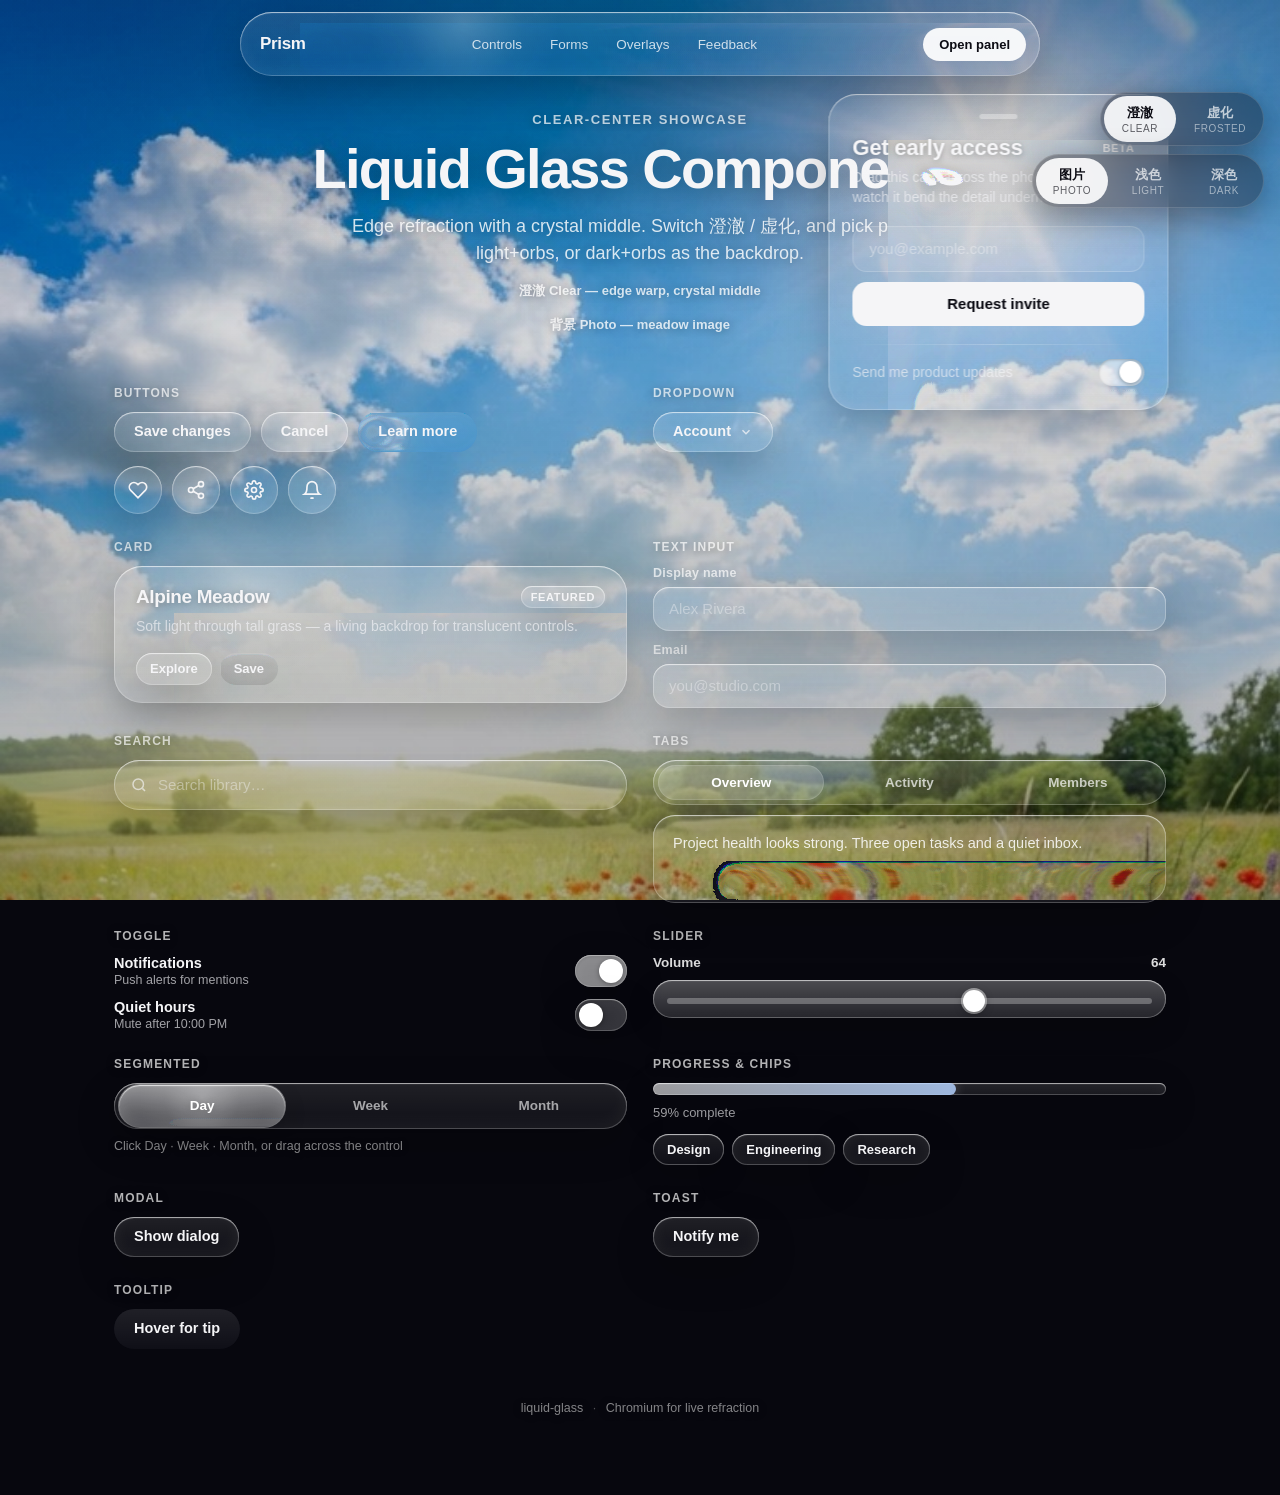
<file: showcase-clear/index.html>
<!DOCTYPE html>
<html lang="en">
<head>
  <meta charset="UTF-8">
  <meta name="viewport" content="width=device-width, initial-scale=1.0">
  <title>Liquid Glass — Clear Center</title>
  <link rel="stylesheet" href="styles.css">
</head>
<body class="mode-clear bg-scene-photo" data-glass-mode="clear" data-bg-scene="photo">
  <!-- Background layers -->
  <div class="bg-stage" aria-hidden="true">
    <img class="bg-photo" src="../liquid-glass/demo/meadow-tall.jpg" alt="" decoding="async">
    <div class="bg-solid"></div>
    <!-- Pink under blue; both large & overlapping at center -->
    <div class="orb orb-pink">
      <span class="orb-core"></span>
      <span class="orb-spec"></span>
      <span class="orb-rim"></span>
    </div>
    <div class="orb orb-blue">
      <span class="orb-core"></span>
      <span class="orb-spec"></span>
      <span class="orb-rim"></span>
    </div>
    <div class="bg-scrim"></div>
  </div>

  <!-- 7. Navbar -->
  <header class="navbar lg-surface lg-glare" id="navbar" role="navigation" aria-label="Main">
    <a class="nav-brand" href="#">Prism</a>
    <nav class="nav-links">
      <a href="#buttons">Controls</a>
      <a href="#forms">Forms</a>
      <a href="#overlays">Overlays</a>
      <a href="#feedback">Feedback</a>
    </nav>
    <button type="button" class="nav-cta" id="nav-open-modal">Open panel</button>
  </header>

  <!-- Controls: glass material + background scene -->
  <div class="control-stack">
    <div class="mode-dock" role="group" aria-label="Glass material">
      <button type="button" class="mode-option is-active" data-mode-option="clear" aria-pressed="true">
        <span class="mode-option-title">澄澈</span>
        <span class="mode-option-sub">Clear</span>
      </button>
      <button type="button" class="mode-option" data-mode-option="frosted" aria-pressed="false">
        <span class="mode-option-title">虚化</span>
        <span class="mode-option-sub">Frosted</span>
      </button>
    </div>
    <div class="mode-dock bg-dock" role="group" aria-label="Background">
      <button type="button" class="mode-option is-active" data-bg-option="photo" aria-pressed="true">
        <span class="mode-option-title">图片</span>
        <span class="mode-option-sub">Photo</span>
      </button>
      <button type="button" class="mode-option" data-bg-option="light" aria-pressed="false">
        <span class="mode-option-title">浅色</span>
        <span class="mode-option-sub">Light</span>
      </button>
      <button type="button" class="mode-option" data-bg-option="dark" aria-pressed="false">
        <span class="mode-option-title">深色</span>
        <span class="mode-option-sub">Dark</span>
      </button>
    </div>
  </div>

  <main class="page">
    <section class="hero">
      <p class="hero-kicker">Clear-center showcase</p>
      <h1>Liquid Glass Components</h1>
      <p class="hero-sub">Edge refraction with a crystal middle. Switch 澄澈 / 虚化, and pick photo, light+orbs, or dark+orbs as the backdrop.</p>
      <p class="mode-status" id="mode-label">澄澈 Clear — edge warp, crystal middle</p>
      <p class="mode-status mode-status-bg" id="bg-label">背景 Photo</p>
    </section>

    <div class="grid">
      <!-- 1–2. Buttons + Icon buttons -->
      <section class="panel" id="buttons">
        <h2 class="panel-title">Buttons</h2>
        <div class="row gap">
          <button type="button" class="btn btn-primary lg-surface" data-glass data-glass-opts='{"scale":-90,"mapBlur":10,"blur":2}'>
            Save changes
          </button>
          <button type="button" class="btn btn-secondary lg-surface" data-glass data-glass-opts='{"scale":-80,"mapBlur":10,"blur":2}'>
            Cancel
          </button>
          <button type="button" class="btn btn-ghost lg-surface" data-glass data-glass-opts='{"scale":-70,"mapBlur":8,"blur":2,"chroma":4}'>
            Learn more
          </button>
        </div>
        <div class="row gap" style="margin-top: 14px">
          <button type="button" class="icon-btn lg-surface" data-glass data-glass-opts='{"scale":-100,"mapBlur":8,"blur":2,"radius":999}' aria-label="Like">
            <svg width="20" height="20" viewBox="0 0 24 24" fill="none" stroke="currentColor" stroke-width="2" aria-hidden="true"><path d="M20.8 4.6a5.5 5.5 0 0 0-7.8 0L12 5.6l-1-1a5.5 5.5 0 0 0-7.8 7.8l1 1L12 21.3l7.8-7.9 1-1a5.5 5.5 0 0 0 0-7.8z"/></svg>
          </button>
          <button type="button" class="icon-btn lg-surface" data-glass data-glass-opts='{"scale":-100,"mapBlur":8,"blur":2,"radius":999}' aria-label="Share">
            <svg width="20" height="20" viewBox="0 0 24 24" fill="none" stroke="currentColor" stroke-width="2" aria-hidden="true"><circle cx="18" cy="5" r="3"/><circle cx="6" cy="12" r="3"/><circle cx="18" cy="19" r="3"/><path d="M8.6 13.5l6.8 4M15.4 6.5l-6.8 4"/></svg>
          </button>
          <button type="button" class="icon-btn lg-surface" data-glass data-glass-opts='{"scale":-100,"mapBlur":8,"blur":2,"radius":999}' aria-label="Settings">
            <svg width="20" height="20" viewBox="0 0 24 24" fill="none" stroke="currentColor" stroke-width="2" aria-hidden="true"><circle cx="12" cy="12" r="3"/><path d="M19.4 15a1.7 1.7 0 0 0 .3 1.8l.1.1a2 2 0 1 1-2.8 2.8l-.1-.1a1.7 1.7 0 0 0-1.8-.3 1.7 1.7 0 0 0-1 1.5V21a2 2 0 1 1-4 0v-.1a1.7 1.7 0 0 0-1-1.5 1.7 1.7 0 0 0-1.8.3l-.1.1a2 2 0 1 1-2.8-2.8l.1-.1a1.7 1.7 0 0 0 .3-1.8 1.7 1.7 0 0 0-1.5-1H3a2 2 0 1 1 0-4h.1a1.7 1.7 0 0 0 1.5-1 1.7 1.7 0 0 0-.3-1.8l-.1-.1a2 2 0 1 1 2.8-2.8l.1.1a1.7 1.7 0 0 0 1.8.3H9a1.7 1.7 0 0 0 1-1.5V3a2 2 0 1 1 4 0v.1a1.7 1.7 0 0 0 1 1.5 1.7 1.7 0 0 0 1.8-.3l.1-.1a2 2 0 1 1 2.8 2.8l-.1.1a1.7 1.7 0 0 0-.3 1.8V9c.3.6.9 1 1.5 1H21a2 2 0 1 1 0 4h-.1a1.7 1.7 0 0 0-1.5 1z"/></svg>
          </button>
          <button type="button" class="icon-btn lg-surface" data-glass data-glass-opts='{"scale":-100,"mapBlur":8,"blur":2,"radius":999}' aria-label="Notifications">
            <svg width="20" height="20" viewBox="0 0 24 24" fill="none" stroke="currentColor" stroke-width="2" aria-hidden="true"><path d="M18 8A6 6 0 0 0 6 8c0 7-3 9-3 9h18s-3-2-3-9"/><path d="M13.7 21a2 2 0 0 1-3.4 0"/></svg>
          </button>
        </div>
      </section>

      <!-- 3. Dropdown -->
      <section class="panel" id="dropdown">
        <h2 class="panel-title">Dropdown</h2>
        <div class="dropdown" id="dropdown-root">
          <button type="button" class="btn btn-secondary lg-surface dropdown-trigger" data-glass data-glass-opts='{"scale":-90,"mapBlur":10,"blur":2}' id="dropdown-btn" aria-haspopup="menu" aria-expanded="false" aria-controls="dropdown-menu">
            Account
            <svg width="14" height="14" viewBox="0 0 24 24" fill="none" stroke="currentColor" stroke-width="2.5" aria-hidden="true"><path d="M6 9l6 6 6-6"/></svg>
          </button>
          <div class="dropdown-menu lg-surface lg-glare" id="dropdown-menu" role="menu" hidden data-glass-lazy data-glass-opts='{"scale":-100,"mapBlur":12,"blur":3}'>
            <button type="button" role="menuitem" class="dropdown-item">Profile</button>
            <button type="button" role="menuitem" class="dropdown-item">Billing</button>
            <button type="button" role="menuitem" class="dropdown-item">Team</button>
            <div class="dropdown-divider" role="separator"></div>
            <button type="button" role="menuitem" class="dropdown-item danger">Sign out</button>
          </div>
        </div>
      </section>

      <!-- 4. Card -->
      <section class="panel" id="card">
        <h2 class="panel-title">Card</h2>
        <article class="card lg-surface lg-glare" data-glass data-glass-opts='{"scale":-110,"mapBlur":12,"blur":3}'>
          <div class="card-top">
            <h3>Alpine Meadow</h3>
            <span class="badge lg-surface" data-glass data-glass-opts='{"scale":-70,"mapBlur":6,"blur":2,"chroma":3}'>Featured</span>
          </div>
          <p class="card-body">Soft light through tall grass — a living backdrop for translucent controls.</p>
          <div class="card-actions">
            <button type="button" class="btn btn-sm btn-primary lg-surface" data-glass data-glass-opts='{"scale":-80,"mapBlur":8,"blur":2}'>Explore</button>
            <button type="button" class="btn btn-sm btn-ghost lg-surface" data-glass data-glass-opts='{"scale":-70,"mapBlur":8,"blur":2}'>Save</button>
          </div>
        </article>
      </section>

      <!-- 5. Text input -->
      <section class="panel" id="forms">
        <h2 class="panel-title">Text input</h2>
        <label class="field">
          <span class="field-label">Display name</span>
          <input type="text" class="input lg-surface" data-glass data-glass-opts='{"scale":-85,"mapBlur":10,"blur":2}' placeholder="Alex Rivera" autocomplete="name" aria-label="Display name">
        </label>
        <label class="field" style="margin-top: 12px">
          <span class="field-label">Email</span>
          <input type="email" class="input lg-surface" data-glass data-glass-opts='{"scale":-85,"mapBlur":10,"blur":2}' placeholder="you@studio.com" autocomplete="email" aria-label="Email">
        </label>
      </section>

      <!-- 6. Search bar -->
      <section class="panel" id="search">
        <h2 class="panel-title">Search</h2>
        <div class="search lg-surface" data-glass data-glass-opts='{"scale":-95,"mapBlur":11,"blur":2.5}' role="search">
          <svg class="search-icon" width="18" height="18" viewBox="0 0 24 24" fill="none" stroke="currentColor" stroke-width="2" aria-hidden="true"><circle cx="11" cy="11" r="7"/><path d="M20 20l-3.5-3.5"/></svg>
          <input type="search" id="search-input" class="search-input" placeholder="Search library…" aria-label="Search library" autocomplete="off">
          <button type="button" class="search-clear" id="search-clear" aria-label="Clear search" hidden>
            <svg width="14" height="14" viewBox="0 0 24 24" fill="none" stroke="currentColor" stroke-width="2.5" aria-hidden="true"><path d="M18 6L6 18M6 6l12 12"/></svg>
          </button>
        </div>
      </section>

      <!-- 8. Tabs -->
      <section class="panel" id="tabs">
        <h2 class="panel-title">Tabs</h2>
        <div class="tabs" id="tabs-root">
          <div class="tab-list lg-surface" data-glass data-glass-opts='{"scale":-90,"mapBlur":10,"blur":2}' role="tablist" aria-label="Views">
            <button type="button" class="tab is-active" role="tab" id="tab-overview" aria-selected="true" aria-controls="panel-overview" data-tab="overview">Overview</button>
            <button type="button" class="tab" role="tab" id="tab-activity" aria-selected="false" aria-controls="panel-activity" data-tab="activity" tabindex="-1">Activity</button>
            <button type="button" class="tab" role="tab" id="tab-members" aria-selected="false" aria-controls="panel-members" data-tab="members" tabindex="-1">Members</button>
          </div>
          <div class="tab-panels lg-surface" data-glass data-glass-opts='{"scale":-100,"mapBlur":12,"blur":3}'>
            <div class="tab-panel is-active" role="tabpanel" id="panel-overview" aria-labelledby="tab-overview">
              <p>Project health looks strong. Three open tasks and a quiet inbox.</p>
            </div>
            <div class="tab-panel" role="tabpanel" id="panel-activity" aria-labelledby="tab-activity" hidden>
              <p>Maya deployed v2.4 · Jordan left a comment on Assets · 2 hours ago</p>
            </div>
            <div class="tab-panel" role="tabpanel" id="panel-members" aria-labelledby="tab-members" hidden>
              <p>You, Maya Chen, Jordan Lee — invite more teammates anytime.</p>
            </div>
          </div>
        </div>
      </section>

      <!-- 9. Toggle / Switch -->
      <section class="panel" id="toggle">
        <h2 class="panel-title">Toggle</h2>
        <div class="switch-list">
          <label class="switch-row">
            <span>
              <span class="switch-title">Notifications</span>
              <span class="switch-desc">Push alerts for mentions</span>
            </span>
            <span class="switch lg-surface" data-glass data-glass-opts='{"scale":-90,"mapBlur":8,"blur":2,"radius":999}'>
              <input type="checkbox" id="switch-notify" checked>
              <span class="switch-track" aria-hidden="true"><span class="switch-thumb"></span></span>
            </span>
          </label>
          <label class="switch-row">
            <span>
              <span class="switch-title">Quiet hours</span>
              <span class="switch-desc">Mute after 10:00 PM</span>
            </span>
            <span class="switch lg-surface" data-glass data-glass-opts='{"scale":-90,"mapBlur":8,"blur":2,"radius":999}'>
              <input type="checkbox" id="switch-quiet">
              <span class="switch-track" aria-hidden="true"><span class="switch-thumb"></span></span>
            </span>
          </label>
        </div>
      </section>

      <!-- 12. Slider -->
      <section class="panel" id="slider">
        <h2 class="panel-title">Slider</h2>
        <div class="slider-wrap">
          <div class="slider-meta">
            <span>Volume</span>
            <span id="slider-value" aria-live="polite">64</span>
          </div>
          <div class="slider-track-shell lg-surface" data-glass data-glass-opts='{"scale":-85,"mapBlur":10,"blur":2,"radius":999}'>
            <input type="range" class="slider" id="volume-slider" min="0" max="100" value="64" aria-label="Volume" aria-valuemin="0" aria-valuemax="100" aria-valuenow="64">
          </div>
        </div>
      </section>

      <!-- Bonus: Segmented control (liquid droplet thumb) -->
      <section class="panel" id="segmented">
        <h2 class="panel-title">Segmented</h2>
        <div class="segmented lg-surface" id="segmented-density" data-glass data-glass-opts='{"scale":-80,"mapBlur":10,"blur":2,"border":0.1}' role="group" aria-label="Range">
          <div
            class="seg-thumb lg-glare"
            id="seg-thumb"
            aria-hidden="true"
            data-glass-lazy
            data-glass-opts='{"scale":-100,"mapBlur":10,"blur":2,"chroma":5,"border":0.16,"saturate":1.35}'
          ></div>
          <div class="seg-options">
            <button type="button" class="segment is-active" data-segment="day" aria-pressed="true">Day</button>
            <button type="button" class="segment" data-segment="week" aria-pressed="false">Week</button>
            <button type="button" class="segment" data-segment="month" aria-pressed="false">Month</button>
          </div>
        </div>
        <p class="seg-hint">Click Day · Week · Month, or drag across the control</p>
      </section>

      <!-- Bonus: Progress + chips -->
      <section class="panel" id="progress">
        <h2 class="panel-title">Progress & chips</h2>
        <div class="progress-wrap lg-surface" data-glass data-glass-opts='{"scale":-80,"mapBlur":10,"blur":2,"radius":999}'>
          <div class="progress-bar" id="progress-bar" role="progressbar" aria-valuenow="72" aria-valuemin="0" aria-valuemax="100" style="--p:72%"></div>
        </div>
        <p class="progress-label"><span id="progress-label">72%</span> complete</p>
        <div class="chip-row">
          <button type="button" class="chip lg-surface is-active" data-glass data-glass-opts='{"scale":-70,"mapBlur":6,"blur":2,"chroma":3}'>Design</button>
          <button type="button" class="chip lg-surface" data-glass data-glass-opts='{"scale":-70,"mapBlur":6,"blur":2,"chroma":3}'>Engineering</button>
          <button type="button" class="chip lg-surface" data-glass data-glass-opts='{"scale":-70,"mapBlur":6,"blur":2,"chroma":3}'>Research</button>
        </div>
      </section>

      <!-- 10–11. Modal + Toast triggers -->
      <section class="panel" id="overlays">
        <h2 class="panel-title">Modal</h2>
        <div class="row gap">
          <button type="button" class="btn btn-primary lg-surface" data-glass data-glass-opts='{"scale":-90,"mapBlur":10,"blur":2}' id="open-modal">
            Show dialog
          </button>
        </div>
      </section>

      <section class="panel" id="feedback">
        <h2 class="panel-title">Toast</h2>
        <div class="row gap">
          <button type="button" class="btn btn-secondary lg-surface" data-glass data-glass-opts='{"scale":-90,"mapBlur":10,"blur":2}' id="show-toast">
            Notify me
          </button>
        </div>
      </section>

      <!-- Bonus: Tooltip host -->
      <section class="panel" id="tooltip">
        <h2 class="panel-title">Tooltip</h2>
        <div class="tooltip-wrap">
          <button type="button" class="btn btn-ghost lg-surface" data-glass data-glass-opts='{"scale":-80,"mapBlur":10,"blur":2}' id="tooltip-host" aria-describedby="tooltip-pop">
            Hover for tip
          </button>
          <div class="tooltip lg-surface" id="tooltip-pop" role="tooltip" hidden data-glass-lazy data-glass-opts='{"scale":-80,"mapBlur":8,"blur":2}'>
            Keyboard shortcut: ⌘K
          </div>
        </div>
      </section>
    </div>

    <footer class="page-foot">
      <span>liquid-glass</span>
      <span class="dot">·</span>
      <span>Chromium for live refraction</span>
    </footer>
  </main>

  <!-- Modal -->
  <div class="modal-root" id="modal-root" hidden>
    <div class="modal-backdrop" id="modal-backdrop"></div>
    <div class="modal lg-surface lg-glare" id="modal" role="dialog" aria-modal="true" aria-labelledby="modal-title" data-glass-lazy data-glass-opts='{"scale":-110,"mapBlur":14,"blur":3}'>
      <h2 id="modal-title">Share workspace</h2>
      <p class="modal-body">Anyone with the link can view this project. You can revoke access later in Settings.</p>
      <label class="field">
        <span class="field-label">Link</span>
        <input type="text" class="input input-plain" value="https://prism.app/s/meadow" readonly aria-label="Share link">
      </label>
      <div class="modal-actions">
        <button type="button" class="btn btn-ghost" id="modal-cancel">Close</button>
        <button type="button" class="btn btn-primary" id="modal-confirm">Copy link</button>
      </div>
    </div>
  </div>

  <!-- Toast host -->
  <div class="toast-host" id="toast-host" aria-live="polite" aria-relevant="additions"></div>

  <!-- Floating draggable glass card (original demo interaction) -->
  <div class="float-card lg-surface lg-glare" id="float-card" role="group" aria-label="Early access signup">
    <div class="float-card-grip" aria-hidden="true"></div>
    <div class="float-card-head">
      <h2>Get early access</h2>
      <span class="badge float-card-badge">Beta</span>
    </div>
    <p class="float-card-sub">Drag this card across the photo. Scroll to watch it bend the detail underneath.</p>
    <form class="float-card-form" onsubmit="return false">
      <input type="email" name="email" placeholder="you@example.com" aria-label="Email address" autocomplete="email">
      <button type="submit">Request invite</button>
    </form>
    <div class="float-card-divider" aria-hidden="true"></div>
    <label class="float-card-switch">
      <span>Send me product updates</span>
      <input type="checkbox" checked>
      <span class="float-switch-track" aria-hidden="true"><span class="float-switch-thumb"></span></span>
    </label>
  </div>

  <script src="../liquid-glass/liquid-glass.js"></script>
  <script src="app.js"></script>
</body>
</html>
</file>
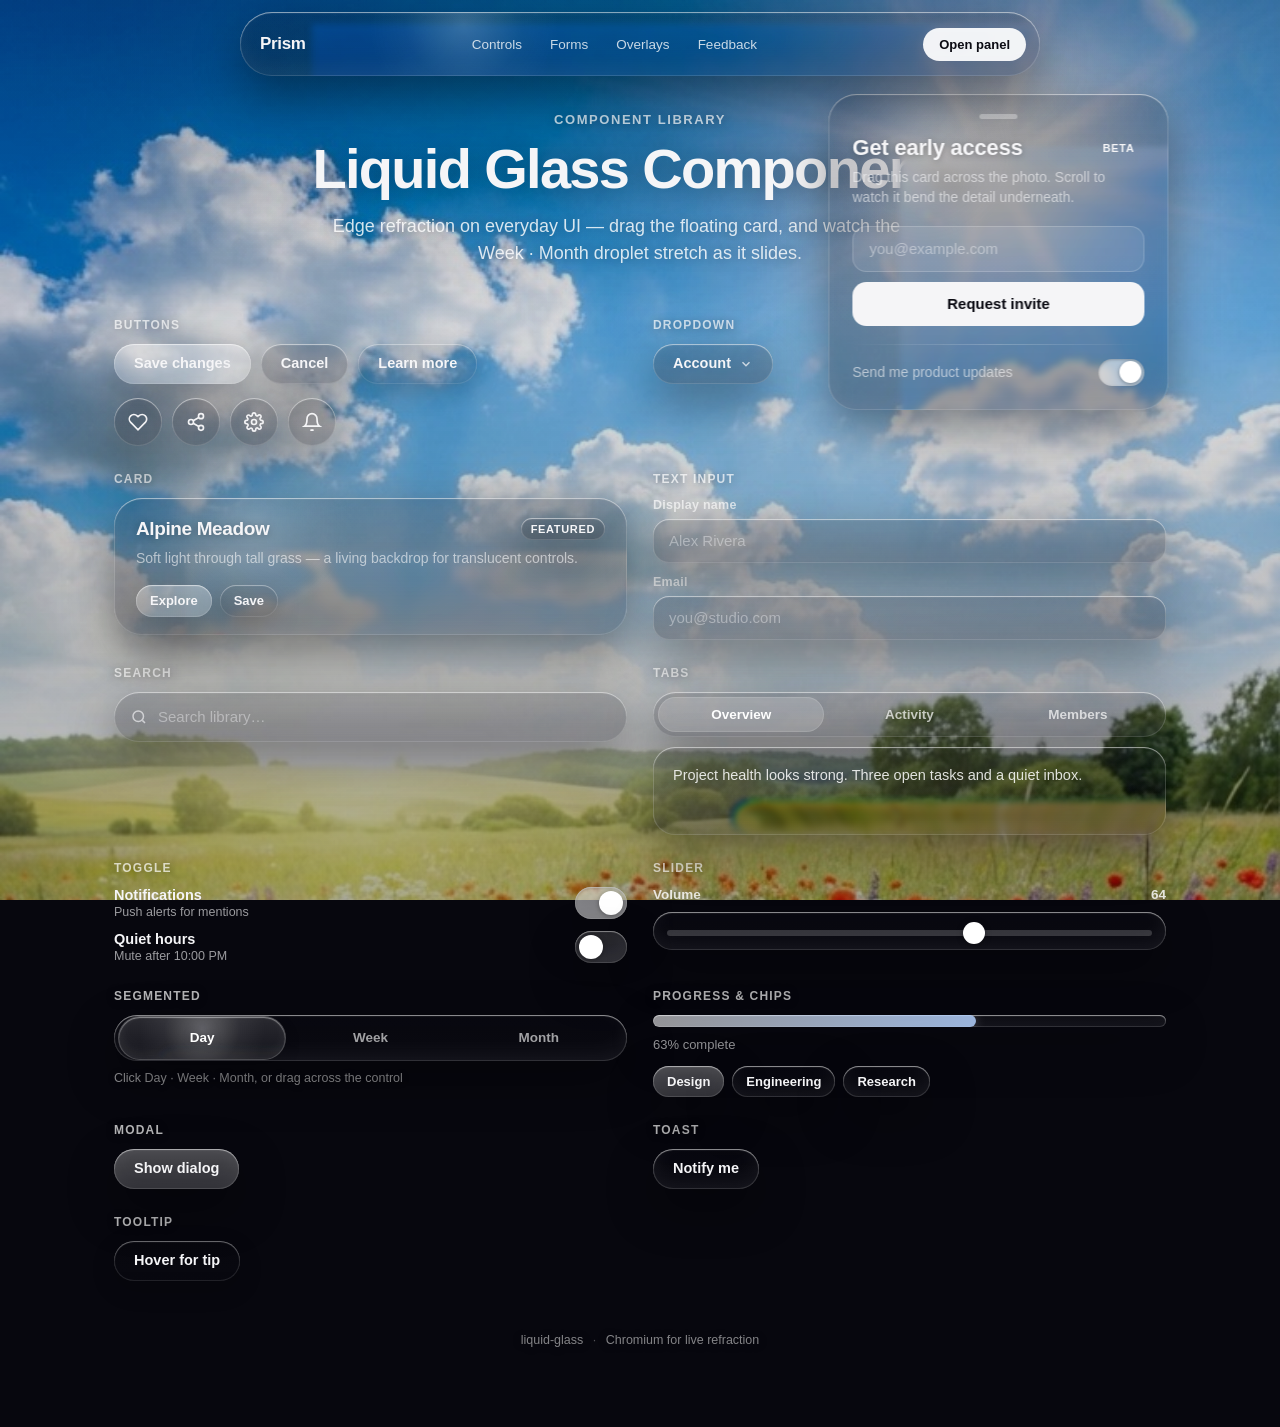
<file: showcase/index.html>
<!DOCTYPE html>
<html lang="en">
<head>
  <meta charset="UTF-8">
  <meta name="viewport" content="width=device-width, initial-scale=1.0">
  <title>Liquid Glass Components</title>
  <link rel="stylesheet" href="styles.css">
</head>
<body>
  <img class="bg-photo" src="../liquid-glass/demo/meadow-tall.jpg" alt="" decoding="async">
  <div class="bg-fallback" aria-hidden="true"></div>
  <div class="bg-scrim" aria-hidden="true"></div>

  <!-- 7. Navbar -->
  <header class="navbar lg-surface lg-glare" id="navbar" role="navigation" aria-label="Main">
    <a class="nav-brand" href="#">Prism</a>
    <nav class="nav-links">
      <a href="#buttons">Controls</a>
      <a href="#forms">Forms</a>
      <a href="#overlays">Overlays</a>
      <a href="#feedback">Feedback</a>
    </nav>
    <button type="button" class="nav-cta" id="nav-open-modal">Open panel</button>
  </header>

  <main class="page">
    <section class="hero">
      <p class="hero-kicker">Component library</p>
      <h1>Liquid Glass Components</h1>
      <p class="hero-sub">Edge refraction on everyday UI — drag the floating card, and watch the Day · Week · Month droplet stretch as it slides.</p>
    </section>

    <div class="grid">
      <!-- 1–2. Buttons + Icon buttons -->
      <section class="panel" id="buttons">
        <h2 class="panel-title">Buttons</h2>
        <div class="row gap">
          <button type="button" class="btn btn-primary lg-surface" data-glass data-glass-opts='{"scale":-90,"mapBlur":10,"blur":2}'>
            Save changes
          </button>
          <button type="button" class="btn btn-secondary lg-surface" data-glass data-glass-opts='{"scale":-80,"mapBlur":10,"blur":2}'>
            Cancel
          </button>
          <button type="button" class="btn btn-ghost lg-surface" data-glass data-glass-opts='{"scale":-70,"mapBlur":8,"blur":2,"chroma":4}'>
            Learn more
          </button>
        </div>
        <div class="row gap" style="margin-top: 14px">
          <button type="button" class="icon-btn lg-surface" data-glass data-glass-opts='{"scale":-100,"mapBlur":8,"blur":2,"radius":999}' aria-label="Like">
            <svg width="20" height="20" viewBox="0 0 24 24" fill="none" stroke="currentColor" stroke-width="2" aria-hidden="true"><path d="M20.8 4.6a5.5 5.5 0 0 0-7.8 0L12 5.6l-1-1a5.5 5.5 0 0 0-7.8 7.8l1 1L12 21.3l7.8-7.9 1-1a5.5 5.5 0 0 0 0-7.8z"/></svg>
          </button>
          <button type="button" class="icon-btn lg-surface" data-glass data-glass-opts='{"scale":-100,"mapBlur":8,"blur":2,"radius":999}' aria-label="Share">
            <svg width="20" height="20" viewBox="0 0 24 24" fill="none" stroke="currentColor" stroke-width="2" aria-hidden="true"><circle cx="18" cy="5" r="3"/><circle cx="6" cy="12" r="3"/><circle cx="18" cy="19" r="3"/><path d="M8.6 13.5l6.8 4M15.4 6.5l-6.8 4"/></svg>
          </button>
          <button type="button" class="icon-btn lg-surface" data-glass data-glass-opts='{"scale":-100,"mapBlur":8,"blur":2,"radius":999}' aria-label="Settings">
            <svg width="20" height="20" viewBox="0 0 24 24" fill="none" stroke="currentColor" stroke-width="2" aria-hidden="true"><circle cx="12" cy="12" r="3"/><path d="M19.4 15a1.7 1.7 0 0 0 .3 1.8l.1.1a2 2 0 1 1-2.8 2.8l-.1-.1a1.7 1.7 0 0 0-1.8-.3 1.7 1.7 0 0 0-1 1.5V21a2 2 0 1 1-4 0v-.1a1.7 1.7 0 0 0-1-1.5 1.7 1.7 0 0 0-1.8.3l-.1.1a2 2 0 1 1-2.8-2.8l.1-.1a1.7 1.7 0 0 0 .3-1.8 1.7 1.7 0 0 0-1.5-1H3a2 2 0 1 1 0-4h.1a1.7 1.7 0 0 0 1.5-1 1.7 1.7 0 0 0-.3-1.8l-.1-.1a2 2 0 1 1 2.8-2.8l.1.1a1.7 1.7 0 0 0 1.8.3H9a1.7 1.7 0 0 0 1-1.5V3a2 2 0 1 1 4 0v.1a1.7 1.7 0 0 0 1 1.5 1.7 1.7 0 0 0 1.8-.3l.1-.1a2 2 0 1 1 2.8 2.8l-.1.1a1.7 1.7 0 0 0-.3 1.8V9c.3.6.9 1 1.5 1H21a2 2 0 1 1 0 4h-.1a1.7 1.7 0 0 0-1.5 1z"/></svg>
          </button>
          <button type="button" class="icon-btn lg-surface" data-glass data-glass-opts='{"scale":-100,"mapBlur":8,"blur":2,"radius":999}' aria-label="Notifications">
            <svg width="20" height="20" viewBox="0 0 24 24" fill="none" stroke="currentColor" stroke-width="2" aria-hidden="true"><path d="M18 8A6 6 0 0 0 6 8c0 7-3 9-3 9h18s-3-2-3-9"/><path d="M13.7 21a2 2 0 0 1-3.4 0"/></svg>
          </button>
        </div>
      </section>

      <!-- 3. Dropdown -->
      <section class="panel" id="dropdown">
        <h2 class="panel-title">Dropdown</h2>
        <div class="dropdown" id="dropdown-root">
          <button type="button" class="btn btn-secondary lg-surface dropdown-trigger" data-glass data-glass-opts='{"scale":-90,"mapBlur":10,"blur":2}' id="dropdown-btn" aria-haspopup="menu" aria-expanded="false" aria-controls="dropdown-menu">
            Account
            <svg width="14" height="14" viewBox="0 0 24 24" fill="none" stroke="currentColor" stroke-width="2.5" aria-hidden="true"><path d="M6 9l6 6 6-6"/></svg>
          </button>
          <div class="dropdown-menu lg-surface lg-glare" id="dropdown-menu" role="menu" hidden data-glass-lazy data-glass-opts='{"scale":-100,"mapBlur":12,"blur":3}'>
            <button type="button" role="menuitem" class="dropdown-item">Profile</button>
            <button type="button" role="menuitem" class="dropdown-item">Billing</button>
            <button type="button" role="menuitem" class="dropdown-item">Team</button>
            <div class="dropdown-divider" role="separator"></div>
            <button type="button" role="menuitem" class="dropdown-item danger">Sign out</button>
          </div>
        </div>
      </section>

      <!-- 4. Card -->
      <section class="panel" id="card">
        <h2 class="panel-title">Card</h2>
        <article class="card lg-surface lg-glare" data-glass data-glass-opts='{"scale":-110,"mapBlur":12,"blur":3}'>
          <div class="card-top">
            <h3>Alpine Meadow</h3>
            <span class="badge lg-surface" data-glass data-glass-opts='{"scale":-70,"mapBlur":6,"blur":2,"chroma":3}'>Featured</span>
          </div>
          <p class="card-body">Soft light through tall grass — a living backdrop for translucent controls.</p>
          <div class="card-actions">
            <button type="button" class="btn btn-sm btn-primary lg-surface" data-glass data-glass-opts='{"scale":-80,"mapBlur":8,"blur":2}'>Explore</button>
            <button type="button" class="btn btn-sm btn-ghost lg-surface" data-glass data-glass-opts='{"scale":-70,"mapBlur":8,"blur":2}'>Save</button>
          </div>
        </article>
      </section>

      <!-- 5. Text input -->
      <section class="panel" id="forms">
        <h2 class="panel-title">Text input</h2>
        <label class="field">
          <span class="field-label">Display name</span>
          <input type="text" class="input lg-surface" data-glass data-glass-opts='{"scale":-85,"mapBlur":10,"blur":2}' placeholder="Alex Rivera" autocomplete="name" aria-label="Display name">
        </label>
        <label class="field" style="margin-top: 12px">
          <span class="field-label">Email</span>
          <input type="email" class="input lg-surface" data-glass data-glass-opts='{"scale":-85,"mapBlur":10,"blur":2}' placeholder="you@studio.com" autocomplete="email" aria-label="Email">
        </label>
      </section>

      <!-- 6. Search bar -->
      <section class="panel" id="search">
        <h2 class="panel-title">Search</h2>
        <div class="search lg-surface" data-glass data-glass-opts='{"scale":-95,"mapBlur":11,"blur":2.5}' role="search">
          <svg class="search-icon" width="18" height="18" viewBox="0 0 24 24" fill="none" stroke="currentColor" stroke-width="2" aria-hidden="true"><circle cx="11" cy="11" r="7"/><path d="M20 20l-3.5-3.5"/></svg>
          <input type="search" id="search-input" class="search-input" placeholder="Search library…" aria-label="Search library" autocomplete="off">
          <button type="button" class="search-clear" id="search-clear" aria-label="Clear search" hidden>
            <svg width="14" height="14" viewBox="0 0 24 24" fill="none" stroke="currentColor" stroke-width="2.5" aria-hidden="true"><path d="M18 6L6 18M6 6l12 12"/></svg>
          </button>
        </div>
      </section>

      <!-- 8. Tabs -->
      <section class="panel" id="tabs">
        <h2 class="panel-title">Tabs</h2>
        <div class="tabs" id="tabs-root">
          <div class="tab-list lg-surface" data-glass data-glass-opts='{"scale":-90,"mapBlur":10,"blur":2}' role="tablist" aria-label="Views">
            <button type="button" class="tab is-active" role="tab" id="tab-overview" aria-selected="true" aria-controls="panel-overview" data-tab="overview">Overview</button>
            <button type="button" class="tab" role="tab" id="tab-activity" aria-selected="false" aria-controls="panel-activity" data-tab="activity" tabindex="-1">Activity</button>
            <button type="button" class="tab" role="tab" id="tab-members" aria-selected="false" aria-controls="panel-members" data-tab="members" tabindex="-1">Members</button>
          </div>
          <div class="tab-panels lg-surface" data-glass data-glass-opts='{"scale":-100,"mapBlur":12,"blur":3}'>
            <div class="tab-panel is-active" role="tabpanel" id="panel-overview" aria-labelledby="tab-overview">
              <p>Project health looks strong. Three open tasks and a quiet inbox.</p>
            </div>
            <div class="tab-panel" role="tabpanel" id="panel-activity" aria-labelledby="tab-activity" hidden>
              <p>Maya deployed v2.4 · Jordan left a comment on Assets · 2 hours ago</p>
            </div>
            <div class="tab-panel" role="tabpanel" id="panel-members" aria-labelledby="tab-members" hidden>
              <p>You, Maya Chen, Jordan Lee — invite more teammates anytime.</p>
            </div>
          </div>
        </div>
      </section>

      <!-- 9. Toggle / Switch -->
      <section class="panel" id="toggle">
        <h2 class="panel-title">Toggle</h2>
        <div class="switch-list">
          <label class="switch-row">
            <span>
              <span class="switch-title">Notifications</span>
              <span class="switch-desc">Push alerts for mentions</span>
            </span>
            <span class="switch lg-surface" data-glass data-glass-opts='{"scale":-90,"mapBlur":8,"blur":2,"radius":999}'>
              <input type="checkbox" id="switch-notify" checked>
              <span class="switch-track" aria-hidden="true"><span class="switch-thumb"></span></span>
            </span>
          </label>
          <label class="switch-row">
            <span>
              <span class="switch-title">Quiet hours</span>
              <span class="switch-desc">Mute after 10:00 PM</span>
            </span>
            <span class="switch lg-surface" data-glass data-glass-opts='{"scale":-90,"mapBlur":8,"blur":2,"radius":999}'>
              <input type="checkbox" id="switch-quiet">
              <span class="switch-track" aria-hidden="true"><span class="switch-thumb"></span></span>
            </span>
          </label>
        </div>
      </section>

      <!-- 12. Slider -->
      <section class="panel" id="slider">
        <h2 class="panel-title">Slider</h2>
        <div class="slider-wrap">
          <div class="slider-meta">
            <span>Volume</span>
            <span id="slider-value" aria-live="polite">64</span>
          </div>
          <div class="slider-track-shell lg-surface" data-glass data-glass-opts='{"scale":-85,"mapBlur":10,"blur":2,"radius":999}'>
            <input type="range" class="slider" id="volume-slider" min="0" max="100" value="64" aria-label="Volume" aria-valuemin="0" aria-valuemax="100" aria-valuenow="64">
          </div>
        </div>
      </section>

      <!-- Bonus: Segmented control (liquid droplet thumb) -->
      <section class="panel" id="segmented">
        <h2 class="panel-title">Segmented</h2>
        <div class="segmented lg-surface" id="segmented-density" data-glass data-glass-opts='{"scale":-80,"mapBlur":10,"blur":2,"border":0.1}' role="group" aria-label="Range">
          <div
            class="seg-thumb lg-glare"
            id="seg-thumb"
            aria-hidden="true"
            data-glass-lazy
            data-glass-opts='{"scale":-100,"mapBlur":10,"blur":2,"chroma":5,"border":0.16,"saturate":1.35}'
          ></div>
          <div class="seg-options">
            <button type="button" class="segment is-active" data-segment="day" aria-pressed="true">Day</button>
            <button type="button" class="segment" data-segment="week" aria-pressed="false">Week</button>
            <button type="button" class="segment" data-segment="month" aria-pressed="false">Month</button>
          </div>
        </div>
        <p class="seg-hint">Click Day · Week · Month, or drag across the control</p>
      </section>

      <!-- Bonus: Progress + chips -->
      <section class="panel" id="progress">
        <h2 class="panel-title">Progress & chips</h2>
        <div class="progress-wrap lg-surface" data-glass data-glass-opts='{"scale":-80,"mapBlur":10,"blur":2,"radius":999}'>
          <div class="progress-bar" id="progress-bar" role="progressbar" aria-valuenow="72" aria-valuemin="0" aria-valuemax="100" style="--p:72%"></div>
        </div>
        <p class="progress-label"><span id="progress-label">72%</span> complete</p>
        <div class="chip-row">
          <button type="button" class="chip lg-surface is-active" data-glass data-glass-opts='{"scale":-70,"mapBlur":6,"blur":2,"chroma":3}'>Design</button>
          <button type="button" class="chip lg-surface" data-glass data-glass-opts='{"scale":-70,"mapBlur":6,"blur":2,"chroma":3}'>Engineering</button>
          <button type="button" class="chip lg-surface" data-glass data-glass-opts='{"scale":-70,"mapBlur":6,"blur":2,"chroma":3}'>Research</button>
        </div>
      </section>

      <!-- 10–11. Modal + Toast triggers -->
      <section class="panel" id="overlays">
        <h2 class="panel-title">Modal</h2>
        <div class="row gap">
          <button type="button" class="btn btn-primary lg-surface" data-glass data-glass-opts='{"scale":-90,"mapBlur":10,"blur":2}' id="open-modal">
            Show dialog
          </button>
        </div>
      </section>

      <section class="panel" id="feedback">
        <h2 class="panel-title">Toast</h2>
        <div class="row gap">
          <button type="button" class="btn btn-secondary lg-surface" data-glass data-glass-opts='{"scale":-90,"mapBlur":10,"blur":2}' id="show-toast">
            Notify me
          </button>
        </div>
      </section>

      <!-- Bonus: Tooltip host -->
      <section class="panel" id="tooltip">
        <h2 class="panel-title">Tooltip</h2>
        <div class="tooltip-wrap">
          <button type="button" class="btn btn-ghost lg-surface" data-glass data-glass-opts='{"scale":-80,"mapBlur":10,"blur":2}' id="tooltip-host" aria-describedby="tooltip-pop">
            Hover for tip
          </button>
          <div class="tooltip lg-surface" id="tooltip-pop" role="tooltip" hidden data-glass-lazy data-glass-opts='{"scale":-80,"mapBlur":8,"blur":2}'>
            Keyboard shortcut: ⌘K
          </div>
        </div>
      </section>
    </div>

    <footer class="page-foot">
      <span>liquid-glass</span>
      <span class="dot">·</span>
      <span>Chromium for live refraction</span>
    </footer>
  </main>

  <!-- Modal -->
  <div class="modal-root" id="modal-root" hidden>
    <div class="modal-backdrop" id="modal-backdrop"></div>
    <div class="modal lg-surface lg-glare" id="modal" role="dialog" aria-modal="true" aria-labelledby="modal-title" data-glass-lazy data-glass-opts='{"scale":-110,"mapBlur":14,"blur":3}'>
      <h2 id="modal-title">Share workspace</h2>
      <p class="modal-body">Anyone with the link can view this project. You can revoke access later in Settings.</p>
      <label class="field">
        <span class="field-label">Link</span>
        <input type="text" class="input input-plain" value="https://prism.app/s/meadow" readonly aria-label="Share link">
      </label>
      <div class="modal-actions">
        <button type="button" class="btn btn-ghost" id="modal-cancel">Close</button>
        <button type="button" class="btn btn-primary" id="modal-confirm">Copy link</button>
      </div>
    </div>
  </div>

  <!-- Toast host -->
  <div class="toast-host" id="toast-host" aria-live="polite" aria-relevant="additions"></div>

  <!-- Floating draggable glass card (original demo interaction) -->
  <div class="float-card lg-surface lg-glare" id="float-card" role="group" aria-label="Early access signup">
    <div class="float-card-grip" aria-hidden="true"></div>
    <div class="float-card-head">
      <h2>Get early access</h2>
      <span class="badge float-card-badge">Beta</span>
    </div>
    <p class="float-card-sub">Drag this card across the photo. Scroll to watch it bend the detail underneath.</p>
    <form class="float-card-form" onsubmit="return false">
      <input type="email" name="email" placeholder="you@example.com" aria-label="Email address" autocomplete="email">
      <button type="submit">Request invite</button>
    </form>
    <div class="float-card-divider" aria-hidden="true"></div>
    <label class="float-card-switch">
      <span>Send me product updates</span>
      <input type="checkbox" checked>
      <span class="float-switch-track" aria-hidden="true"><span class="float-switch-thumb"></span></span>
    </label>
  </div>

  <script src="../liquid-glass/liquid-glass.js"></script>
  <script src="app.js"></script>
</body>
</html>
</file>
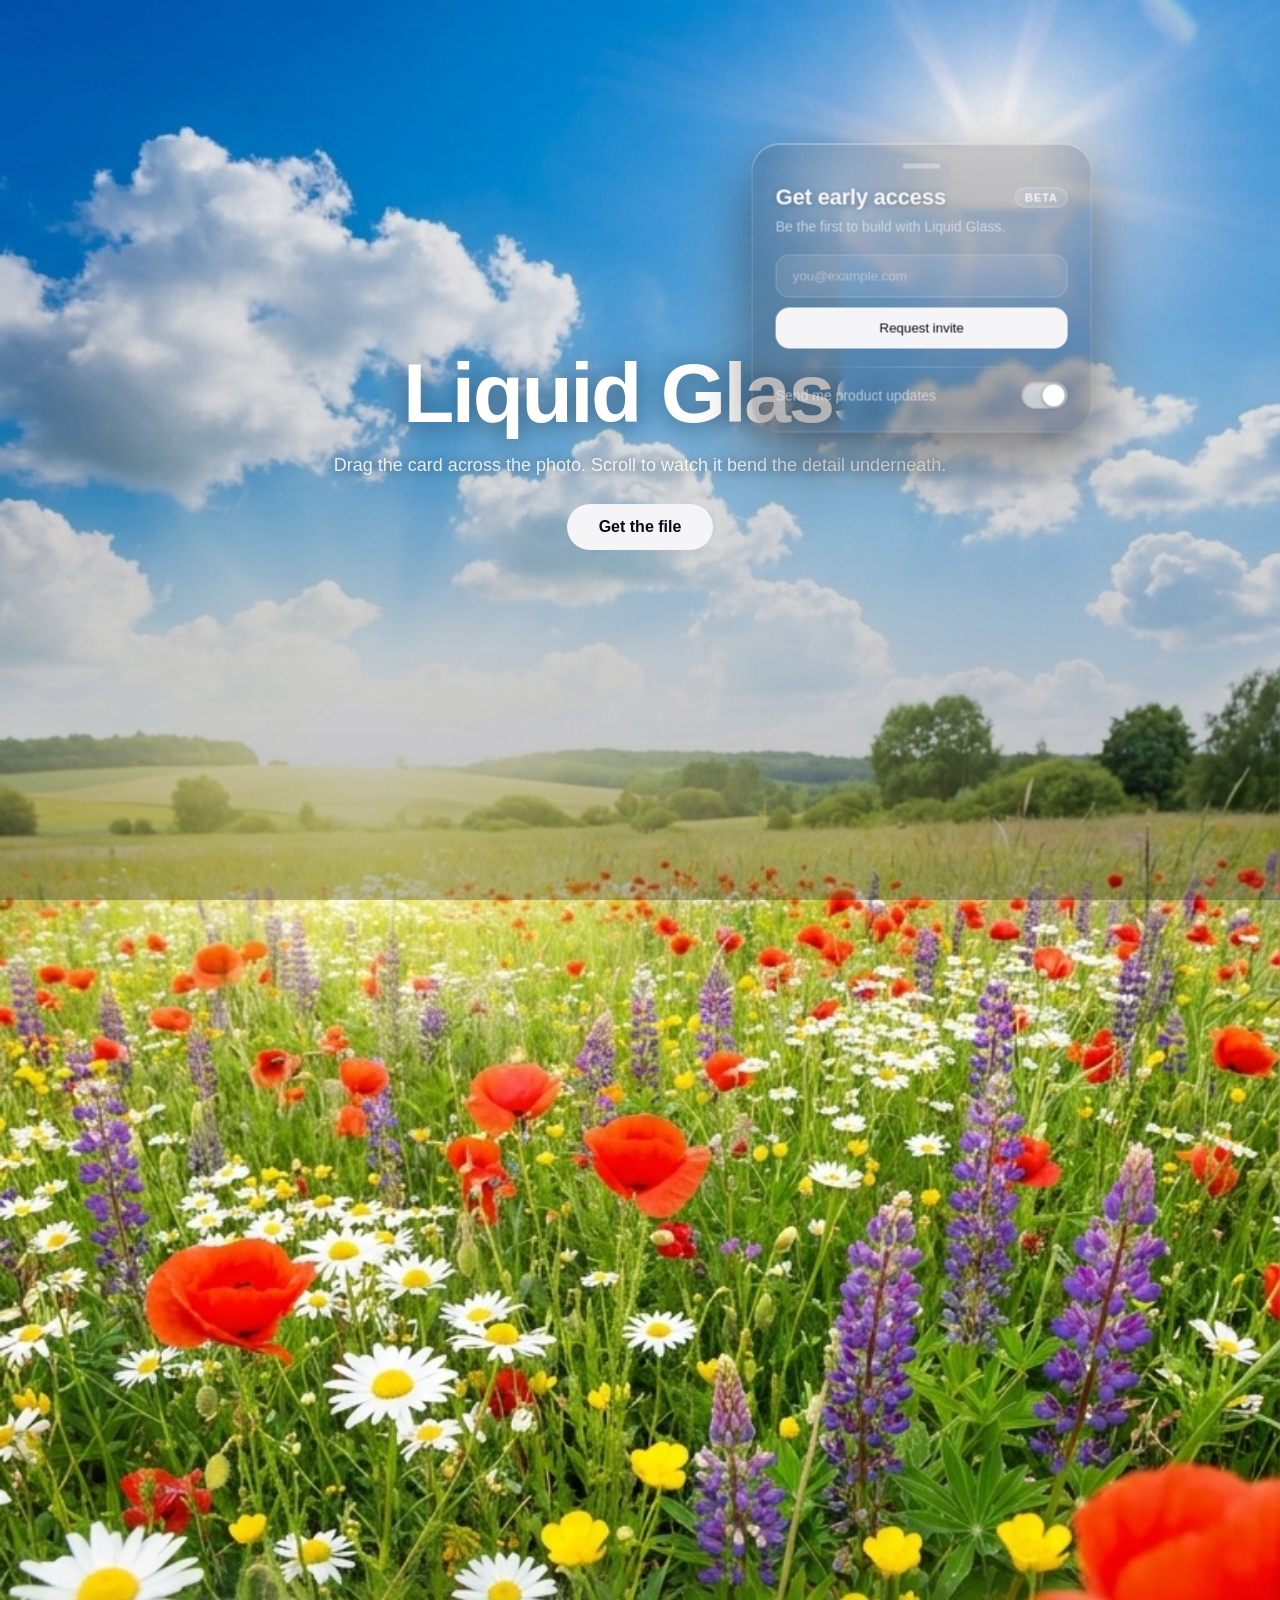
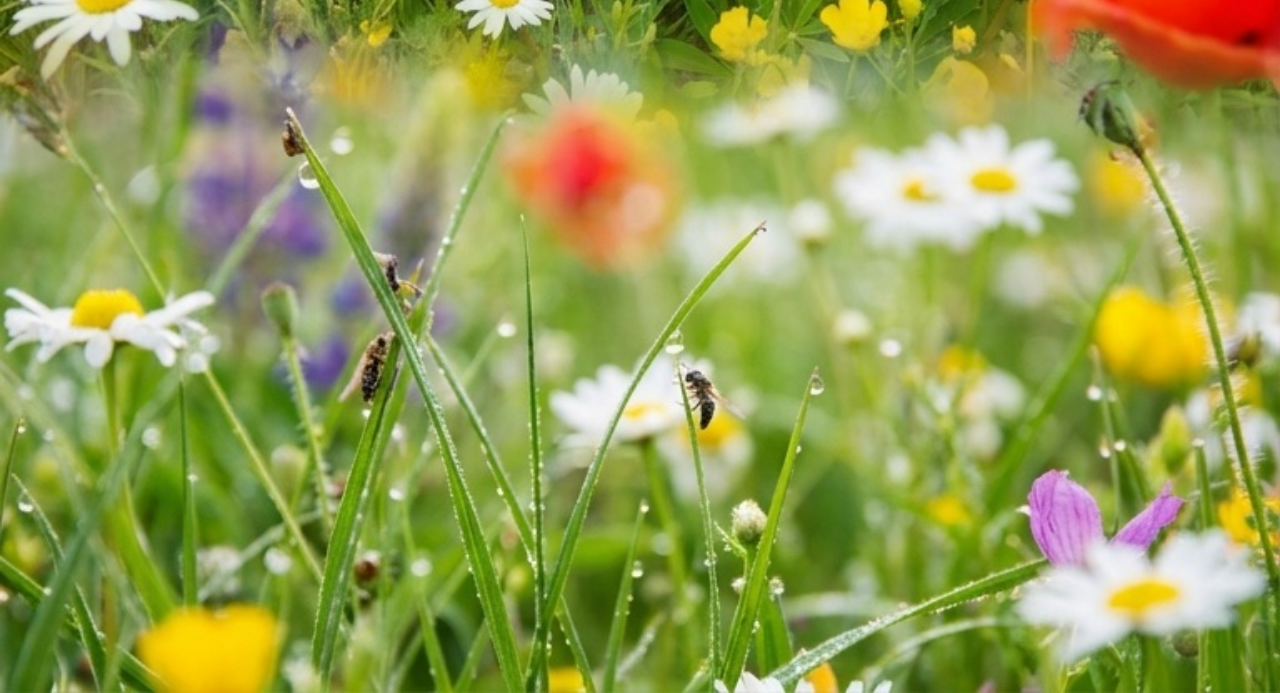
<file: liquid-glass/demo/index.html>
<!DOCTYPE html>
<html lang="en">
<head>
<meta charset="UTF-8">
<meta name="viewport" content="width=device-width, initial-scale=1.0">
<title>liquid-glass — demo</title>
<style>
  :root {
    --bg: #0a0a12;
    --ink: #f5f5f7;
    --ink-dim: rgba(245, 245, 247, 0.65);
    --accent: #4d9fff;
    --card-radius: 28px;
    --hero-max: 720px;
  }
  * { margin: 0; padding: 0; box-sizing: border-box; }
  body {
    font-family: -apple-system, BlinkMacSystemFont, "SF Pro Display", "Segoe UI", Roboto, sans-serif;
    background: var(--bg);
    color: var(--ink);
    overflow-x: hidden;
    -webkit-font-smoothing: antialiased;
  }

  /* ---- Background photo: in flow, defines the scrollable page height ---- */
  .bg-photo {
    display: block; position: relative; z-index: 0;
    width: 100%; height: auto;
    min-height: 230vh; object-fit: cover; object-position: top;
  }
  /* soft viewport vignette so text and glass stay readable */
  .bg-scrim {
    position: fixed; inset: 0; z-index: 1; pointer-events: none;
    background: linear-gradient(180deg,
      rgba(10, 10, 18, 0.04) 0%,
      rgba(10, 10, 18, 0.14) 55%,
      rgba(10, 10, 18, 0.28) 100%);
  }

  /* ---- Hero: overlays the first viewport of the photo ---- */
  .hero {
    position: absolute; top: 0; left: 0; right: 0; z-index: 2; height: 100vh;
    display: flex; flex-direction: column; justify-content: center; align-items: center;
    text-align: center; padding: 24px;
  }
  .hero h1 {
    font-size: clamp(44px, 7vw, 84px); font-weight: 700; letter-spacing: -0.03em;
    line-height: 1.04; max-width: var(--hero-max);
    color: #fff; text-shadow: 0 2px 24px rgba(10, 10, 18, 0.45);
  }
  .hero .hint {
    margin-top: 18px; font-size: clamp(15px, 2.2vw, 18px); font-weight: 500;
    color: rgba(255, 255, 255, 0.85); text-shadow: 0 1px 12px rgba(10, 10, 18, 0.5);
  }
  .hero .cta {
    margin-top: 28px; display: inline-block; padding: 14px 32px; border-radius: 999px;
    background: var(--ink); color: #0a0a12; font-size: 16px; font-weight: 600;
    text-decoration: none; transition: transform 0.2s ease, box-shadow 0.2s ease;
  }
  .hero .cta:hover { transform: scale(1.04); box-shadow: 0 8px 32px rgba(255,255,255,0.25); }

  /* ---- Glass card ---- */
  .glass-card {
    position: fixed; left: 0; top: 0; z-index: 10;
    width: min(340px, calc(100vw - 32px));
    padding: 20px 24px 24px;
    border-radius: var(--card-radius);
    background: linear-gradient(180deg, rgba(14, 14, 22, 0.18), rgba(14, 14, 22, 0.32));
    /* backdrop-filter is applied by liquid-glass.js */
    box-shadow:
      0 24px 60px rgba(0, 0, 0, 0.45),
      inset 0 1px 1px rgba(255, 255, 255, 0.5),
      inset 0 -8px 20px rgba(255, 255, 255, 0.06),
      inset 0 0 0 1px rgba(255, 255, 255, 0.13);
    cursor: grab; touch-action: none;
    will-change: transform;
  }
  .glass-card:active { cursor: grabbing; }
  /* cursor-tracked glare */
  .glass-card::after {
    content: ""; position: absolute; inset: 0; border-radius: inherit;
    background: radial-gradient(
      160px circle at var(--gx, 25%) var(--gy, 15%),
      rgba(255, 255, 255, 0.22), rgba(255, 255, 255, 0.04) 45%, transparent 70%
    );
    pointer-events: none;
  }

  .card-grip {
    width: 38px; height: 5px; border-radius: 3px;
    background: rgba(255, 255, 255, 0.35);
    margin: 0 auto 16px;
  }
  .glass-card h2 {
    font-size: 22px; font-weight: 700; letter-spacing: -0.01em;
    text-shadow: 0 1px 6px rgba(0, 0, 0, 0.3);
  }
  .glass-card .card-sub {
    margin-top: 6px; margin-bottom: 18px;
    font-size: 14px; line-height: 1.45; color: var(--ink-dim);
  }
  .card-form input {
    width: 100%; padding: 13px 16px;
    border-radius: 14px; border: 1px solid rgba(255, 255, 255, 0.18);
    background: rgba(255, 255, 255, 0.09);
    color: var(--ink); font: 500 15px/1.2 inherit; font-family: inherit;
    outline: none; cursor: text;
    transition: border-color 0.15s ease, background 0.15s ease;
  }
  .card-form input::placeholder { color: rgba(245, 245, 247, 0.45); }
  .card-form input:focus {
    border-color: rgba(255, 255, 255, 0.5);
    background: rgba(255, 255, 255, 0.13);
  }
  .card-form button {
    width: 100%; margin-top: 10px; padding: 13px 16px;
    border: none; border-radius: 14px; cursor: pointer;
    background: var(--ink); color: #0a0a12;
    font: 600 15px/1.2 inherit; font-family: inherit;
    transition: transform 0.15s ease, box-shadow 0.15s ease;
  }
  .card-form button:hover {
    transform: scale(1.02);
    box-shadow: 0 6px 24px rgba(255, 255, 255, 0.22);
  }
  .card-head {
    display: flex; align-items: center; justify-content: space-between; gap: 10px;
  }
  .card-badge {
    font-size: 11px; font-weight: 700; letter-spacing: 0.08em; text-transform: uppercase;
    color: rgba(255, 255, 255, 0.85); padding: 4px 10px; border-radius: 999px;
    background: rgba(255, 255, 255, 0.12);
    box-shadow: inset 0 0 0 1px rgba(255, 255, 255, 0.28);
  }
  .card-divider {
    height: 1px; margin: 18px -4px 0;
    background: linear-gradient(90deg, transparent, rgba(255, 255, 255, 0.22), transparent);
  }
  .card-switch {
    display: flex; align-items: center; justify-content: space-between; gap: 12px;
    margin-top: 14px; font-size: 14px; color: var(--ink-dim);
    cursor: pointer; user-select: none;
  }
  .card-switch input { position: absolute; opacity: 0; pointer-events: none; }
  .switch-track {
    flex: none; width: 46px; height: 27px; border-radius: 999px;
    background: rgba(255, 255, 255, 0.18);
    box-shadow: inset 0 1px 3px rgba(0, 0, 0, 0.25);
    transition: background 0.2s ease;
    display: block; position: relative;
  }
  .switch-thumb {
    position: absolute; top: 2.5px; left: 3px;
    width: 22px; height: 22px; border-radius: 50%;
    background: #fff; box-shadow: 0 1px 4px rgba(0, 0, 0, 0.35);
    transition: transform 0.22s cubic-bezier(0.3, 1.3, 0.4, 1);
    display: block;
  }
  .card-switch input:checked + .switch-track { background: rgba(255, 255, 255, 0.55); }
  .card-switch input:checked + .switch-track .switch-thumb { transform: translateX(18px); }
</style>
</head>
<body>
  <img class="bg-photo" src="meadow-tall.jpg" alt="">
  <div class="bg-scrim" aria-hidden="true"></div>

  <main class="hero">
    <h1>Liquid Glass</h1>
    <p class="hint">Drag the card across the photo. Scroll to watch it bend the detail underneath.</p>
    <a class="cta" href="https://github.com/deepika-builds/liquid-glass">Get the file</a>
  </main>

  <div class="glass-card" id="card" role="group" aria-label="Early access signup">
    <div class="card-grip" aria-hidden="true"></div>
    <div class="card-head">
      <h2>Get early access</h2>
      <span class="card-badge">Beta</span>
    </div>
    <p class="card-sub">Be the first to build with Liquid Glass.</p>
    <form class="card-form" onsubmit="return false">
      <input type="email" name="email" placeholder="you@example.com" aria-label="Email address" autocomplete="email">
      <button type="submit">Request invite</button>
    </form>
    <div class="card-divider" aria-hidden="true"></div>
    <label class="card-switch">
      <span>Send me product updates</span>
      <input type="checkbox" checked>
      <span class="switch-track" aria-hidden="true"><span class="switch-thumb"></span></span>
    </label>
  </div>

  <script src="../liquid-glass.js"></script>
  <script>
    // ---- Draggable card with spring physics ----
    class GlassCard {
      constructor(el) {
        this.el = el;
        this.measure();
        const startCenterX = window.innerWidth > 900
          ? window.innerWidth * 0.72   // float beside the headline on wide screens
          : window.innerWidth / 2;
        this.x = startCenterX - this.w / 2;
        this.y = Math.max(16, window.innerHeight * 0.32 - this.h / 2);
        this.tx = this.x; this.ty = this.y;
        this.vx = 0; this.vy = 0;
        this.dragging = false;
        this.grabDX = 0; this.grabDY = 0;
        this.stiffness = 0.12;
        this.damping = 0.72;

        el.addEventListener("pointerdown", (e) => this.onDown(e));
        el.addEventListener("pointermove", (e) => this.onMove(e));
        el.addEventListener("pointerup", (e) => this.onUp(e));
        el.addEventListener("pointercancel", (e) => this.onUp(e));
        window.addEventListener("resize", () => this.onResize());

        this.clampTarget();
        this.x = this.tx; this.y = this.ty;
        this.render();
        requestAnimationFrame(() => this.tick());
      }

      measure() {
        this.w = this.el.offsetWidth;
        this.h = this.el.offsetHeight;
      }

      onDown(e) {
        // Interactive elements keep their own behavior; drag from anywhere else.
        if (e.target.closest("input, button, a, label")) return;
        this.dragging = true;
        this.grabDX = e.clientX - this.tx;
        this.grabDY = e.clientY - this.ty;
        try { this.el.setPointerCapture(e.pointerId); } catch (_) { /* synthetic pointer */ }
      }

      onMove(e) {
        const rect = this.el.getBoundingClientRect();
        const gx = ((e.clientX - rect.left) / rect.width) * 100;
        const gy = ((e.clientY - rect.top) / rect.height) * 100;
        this.el.style.setProperty("--gx", gx.toFixed(1) + "%");
        this.el.style.setProperty("--gy", gy.toFixed(1) + "%");
        if (!this.dragging) return;
        this.tx = e.clientX - this.grabDX;
        this.ty = e.clientY - this.grabDY;
        this.clampTarget();
      }

      onUp(e) {
        this.dragging = false;
        if (this.el.hasPointerCapture(e.pointerId)) {
          this.el.releasePointerCapture(e.pointerId);
        }
      }

      onResize() {
        this.measure(); // map regeneration is handled by liquid-glass.js
        this.clampTarget();
      }

      clampTarget() {
        const m = 12;
        this.tx = Math.min(Math.max(this.tx, m), window.innerWidth - this.w - m);
        this.ty = Math.min(Math.max(this.ty, m), window.innerHeight - this.h - m);
      }

      tick() {
        this.vx = (this.vx + (this.tx - this.x) * this.stiffness) * this.damping;
        this.vy = (this.vy + (this.ty - this.y) * this.stiffness) * this.damping;
        this.x += this.vx;
        this.y += this.vy;
        this.render();
        requestAnimationFrame(() => this.tick());
      }

      render() {
        // gentler squash than the lens — this is a solid widget, not a droplet
        const speed = Math.hypot(this.vx, this.vy);
        const squash = Math.min(speed / 120, 0.08);
        const angle = Math.atan2(this.vy, this.vx);
        this.el.style.transform =
          `translate(${this.x}px, ${this.y}px) ` +
          `rotate(${angle}rad) scale(${1 + squash}, ${1 - squash}) rotate(${-angle}rad)`;
      }
    }

    window.glassCard = new GlassCard(document.getElementById("card"));
    window.glassEffect = liquidGlass(document.getElementById("card"));
  </script>
</body>
</html>
</file>
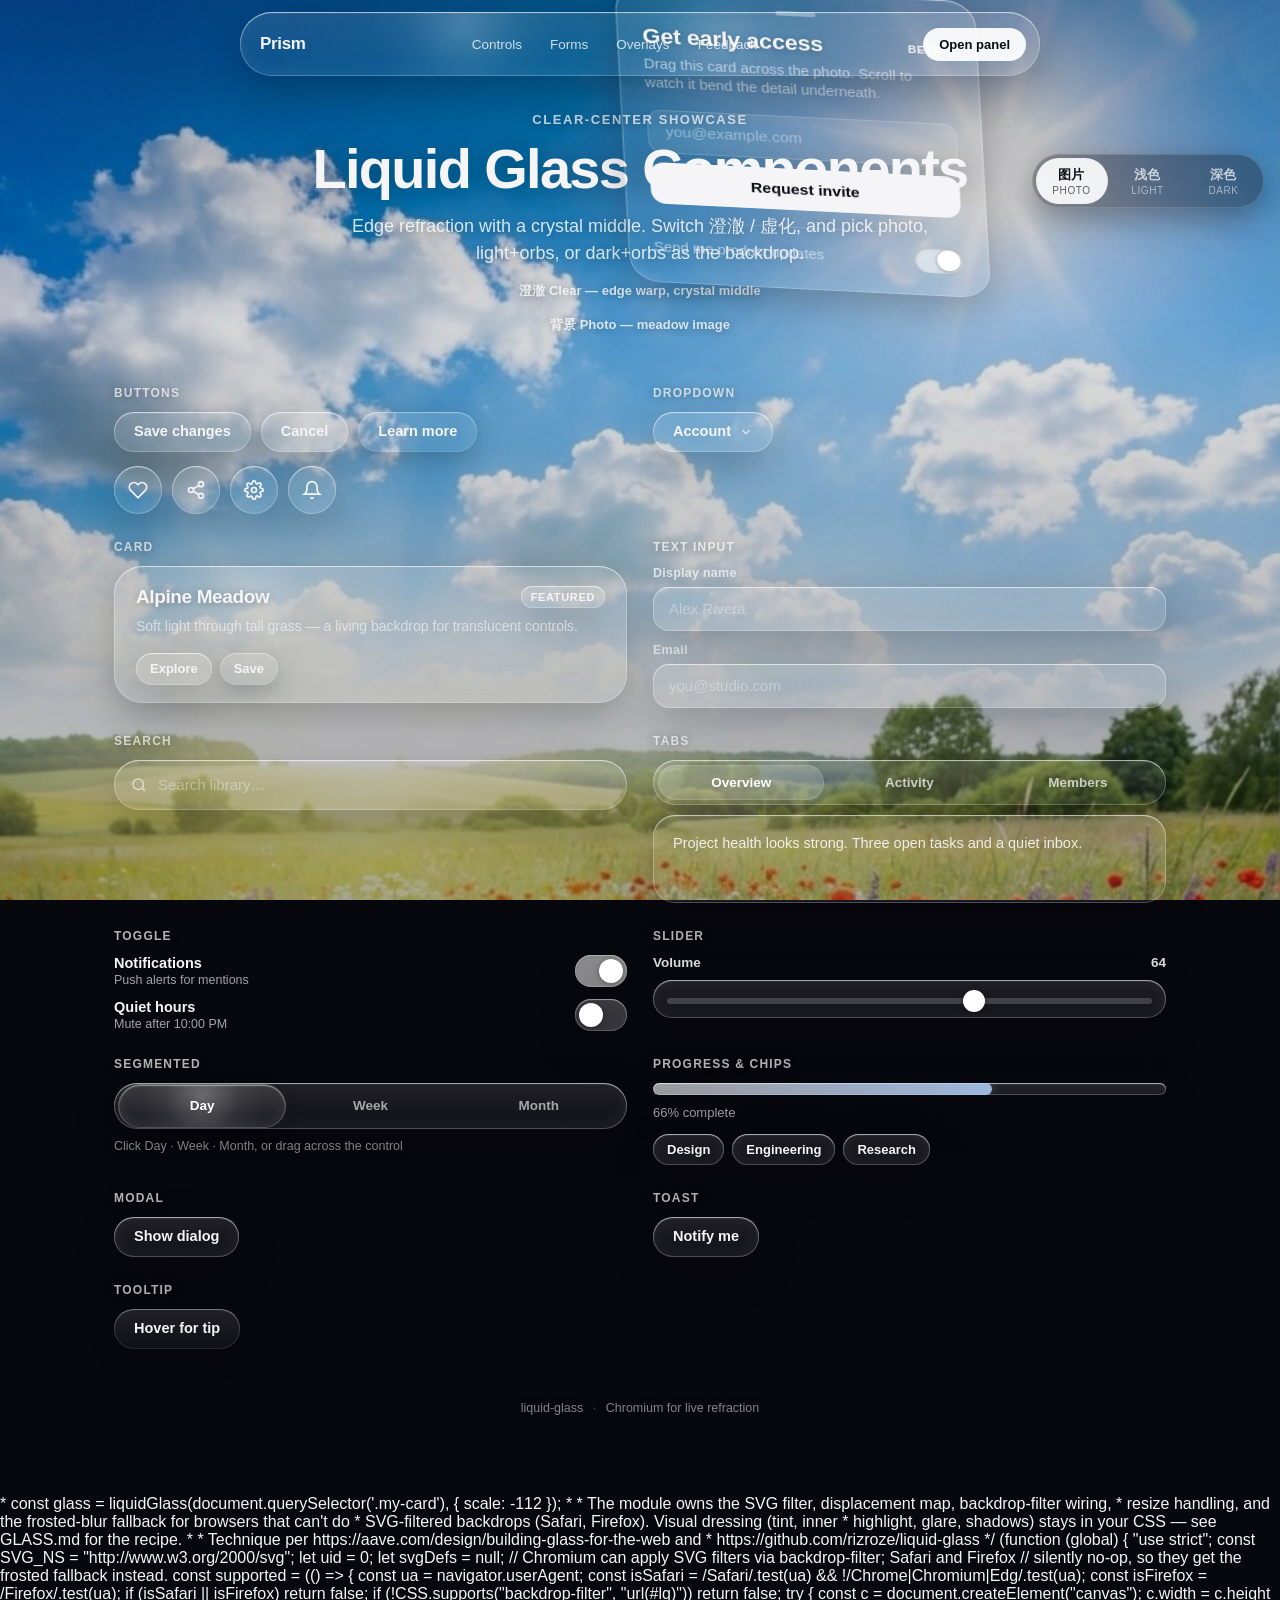
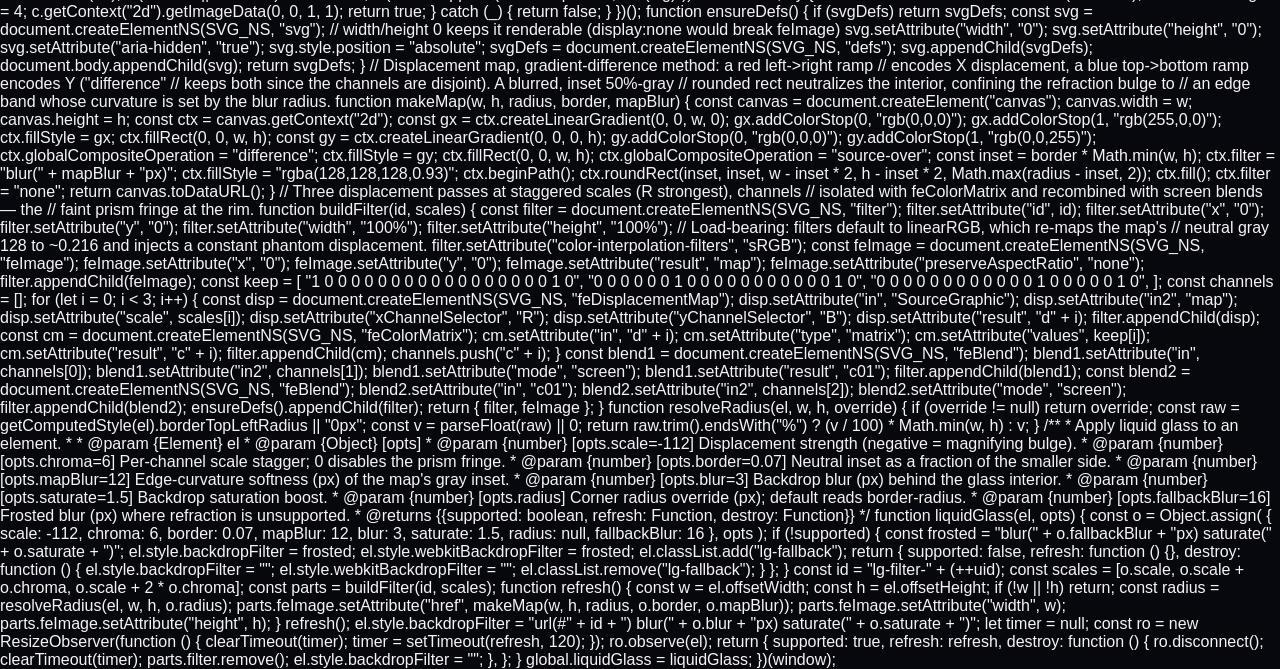
<file: showcase-clear/index_js.html>
<!DOCTYPE html>
<html lang="en">
<head>
  <meta charset="UTF-8">
  <meta name="viewport" content="width=device-width, initial-scale=1.0">
  <title>Liquid Glass — Clear Center (inline)</title>
<style>
/* inlined styles.css */
/* Liquid Glass Component Showcase */

:root {
  --bg: #07070e;
  --ink: #f5f5f7;
  --ink-dim: rgba(245, 245, 247, 0.62);
  --ink-mute: rgba(245, 245, 247, 0.42);
  --accent: #7eb6ff;
  --danger: #ff8f9a;
  --radius-sm: 12px;
  --radius-md: 16px;
  --radius-lg: 22px;
  --radius-xl: 28px;
  --nav-h: 64px;
  --ease: cubic-bezier(0.25, 0.8, 0.25, 1);
  --font: -apple-system, BlinkMacSystemFont, "SF Pro Display", "SF Pro Text",
    "Segoe UI", Roboto, "Helvetica Neue", Arial, sans-serif;
  /* Scene-adaptive UI tokens (light → dark type; dark/photo → light type) */
  --cta-bg: #f5f5f7;
  --cta-fg: #0a0a12;
  --line-soft: rgba(255, 255, 255, 0.22);
  --field-border: rgba(255, 255, 255, 0.18);
  --field-bg: rgba(255, 255, 255, 0.09);
  --placeholder: rgba(245, 245, 247, 0.45);
  --on-glass-muted: rgba(255, 255, 255, 0.62);
  --on-glass-active: #ffffff;
}

*,
*::before,
*::after {
  margin: 0;
  padding: 0;
  box-sizing: border-box;
}

html {
  scroll-behavior: smooth;
}

body {
  font-family: var(--font);
  background: var(--bg);
  color: var(--ink);
  min-height: 100vh;
  overflow-x: hidden;
  -webkit-font-smoothing: antialiased;
  -moz-osx-font-smoothing: grayscale;
}

/* ---- Background stage (photo / light+orbs / dark+orbs) ---- */
.bg-stage {
  position: fixed;
  inset: 0;
  z-index: 0;
  overflow: hidden;
  pointer-events: none;
}

.bg-photo {
  position: absolute;
  inset: 0;
  width: 100%;
  height: 100%;
  object-fit: cover;
  object-position: center top;
  user-select: none;
  opacity: 0;
  transition: opacity 0.35s var(--ease);
}

.bg-solid {
  position: absolute;
  inset: 0;
  opacity: 0;
  transition: opacity 0.35s var(--ease), background 0.35s var(--ease);
  background: #f2f4f8;
}

.bg-scrim {
  position: absolute;
  inset: 0;
  z-index: 5;
  pointer-events: none;
  opacity: 0;
  transition: opacity 0.35s var(--ease);
  background:
    radial-gradient(ellipse 90% 70% at 50% 0%, rgba(7, 7, 14, 0.15), transparent 60%),
    linear-gradient(180deg,
      rgba(7, 7, 14, 0.28) 0%,
      rgba(7, 7, 14, 0.12) 35%,
      rgba(7, 7, 14, 0.35) 100%);
}

/* Large 3D orbs — pink under, blue over; heavily overlapping mid-frame */
.orb {
  position: absolute;
  border-radius: 50%;
  opacity: 0;
  transition: opacity 0.4s var(--ease);
  will-change: transform;
}

.orb-pink {
  /* bottom-right, sits under blue */
  z-index: 1;
  width: min(78vw, 720px);
  height: min(78vw, 720px);
  right: -12%;
  bottom: -18%;
  left: auto;
  top: auto;
}

.orb-blue {
  /* top-left, higher stack — overlaps pink in the center */
  z-index: 2;
  width: min(82vw, 760px);
  height: min(82vw, 760px);
  left: -14%;
  top: -16%;
  right: auto;
  bottom: auto;
}

.orb-core,
.orb-spec,
.orb-rim {
  position: absolute;
  inset: 0;
  border-radius: 50%;
  pointer-events: none;
}

/* Soft volumetric body */
.orb-pink .orb-core {
  background:
    radial-gradient(circle at 32% 28%,
      #ffe0f0 0%,
      #ff9ec8 22%,
      #f06292 48%,
      #c2185b 72%,
      #7a1040 100%);
  box-shadow:
    0 40px 100px rgba(194, 24, 91, 0.45),
    0 0 80px rgba(255, 120, 180, 0.35),
    inset -28px -36px 60px rgba(80, 10, 40, 0.35),
    inset 18px 22px 40px rgba(255, 255, 255, 0.35);
}

.orb-blue .orb-core {
  background:
    radial-gradient(circle at 34% 28%,
      #e8f4ff 0%,
      #90caf9 20%,
      #42a5f5 42%,
      #1e88e5 62%,
      #0d47a1 88%,
      #061a40 100%);
  box-shadow:
    0 48px 120px rgba(13, 71, 161, 0.5),
    0 0 90px rgba(66, 165, 245, 0.4),
    inset -30px -40px 70px rgba(6, 26, 64, 0.4),
    inset 20px 24px 48px rgba(255, 255, 255, 0.4);
}

/* Specular highlight */
.orb-spec {
  background: radial-gradient(
    circle at 30% 24%,
    rgba(255, 255, 255, 0.85) 0%,
    rgba(255, 255, 255, 0.35) 12%,
    rgba(255, 255, 255, 0.08) 28%,
    transparent 46%
  );
  mix-blend-mode: screen;
}

.orb-rim {
  box-shadow:
    inset 0 0 0 1px rgba(255, 255, 255, 0.22),
    inset 0 -20px 40px rgba(0, 0, 0, 0.12);
}

/* ---- Scene: photo ---- */
body.bg-scene-photo .bg-photo {
  opacity: 1;
}
body.bg-scene-photo .bg-scrim {
  opacity: 1;
}
body.bg-scene-photo .bg-solid,
body.bg-scene-photo .orb {
  opacity: 0;
}

/*
 * Scene skins — restored from e18775b (5 commits ago) glass fill logic.
 * CRITICAL: never raise .lg-surface background opacity in light mode.
 * Nested Explore/Save sample the CARD via backdrop-filter; a milky card
 * makes them look opaque even with “transparent” button CSS.
 */
/* ---- Scene: light + orbs ---- */
body.bg-scene-light {
  --bg: #eef1f6;
  --ink: #14141c;
  --ink-dim: rgba(20, 20, 28, 0.62);
  --ink-mute: rgba(20, 20, 28, 0.45);
  /* float-card solid CTA only (not glass chips) */
  --cta-bg: #14141c;
  --cta-fg: #f5f5f7;
  color: var(--ink);
}
body.bg-scene-light .bg-solid {
  opacity: 1;
  background:
    radial-gradient(ellipse 70% 55% at 15% 20%, rgba(100, 180, 255, 0.18), transparent 55%),
    radial-gradient(ellipse 65% 50% at 85% 80%, rgba(255, 140, 190, 0.16), transparent 50%),
    linear-gradient(165deg, #f7f9fc 0%, #e8edf5 50%, #f3eef5 100%);
}
body.bg-scene-light .orb {
  opacity: 1;
}
body.bg-scene-light .bg-photo,
body.bg-scene-light .bg-scrim {
  opacity: 0;
}
/* Type only — same glass fill as photo/dark (mode-clear ~3–10% white) */
body.bg-scene-light .hero-kicker,
body.bg-scene-light .hero h1,
body.bg-scene-light .hero-sub,
body.bg-scene-light .mode-status,
body.bg-scene-light .panel-title,
body.bg-scene-light .page-foot,
body.bg-scene-light .nav-brand,
body.bg-scene-light .nav-links a,
body.bg-scene-light .card-body,
body.bg-scene-light .field-label,
body.bg-scene-light .switch-title,
body.bg-scene-light .switch-desc,
body.bg-scene-light .slider-meta,
body.bg-scene-light .progress-label,
body.bg-scene-light .seg-hint {
  color: rgba(20, 20, 28, 0.88);
  text-shadow: 0 1px 12px rgba(255, 255, 255, 0.55);
}
body.bg-scene-light .hero-sub,
body.bg-scene-light .mode-status,
body.bg-scene-light .panel-title,
body.bg-scene-light .card-body,
body.bg-scene-light .switch-desc,
body.bg-scene-light .field-label,
body.bg-scene-light .progress-label,
body.bg-scene-light .seg-hint {
  color: rgba(20, 20, 28, 0.62);
}
/* Black type on glass; DO NOT touch background / box-shadow */
body.bg-scene-light .lg-surface,
body.bg-scene-light .btn,
body.bg-scene-light .icon-btn,
body.bg-scene-light .badge,
body.bg-scene-light .chip,
body.bg-scene-light .input,
body.bg-scene-light .search-input,
body.bg-scene-light .tab,
body.bg-scene-light .segment,
body.bg-scene-light .dropdown-item,
body.bg-scene-light .float-card,
body.bg-scene-light .modal {
  color: #14141c;
}
body.bg-scene-light .nav-cta {
  background: var(--cta-bg);
  color: var(--cta-fg);
}
body.bg-scene-light .nav-links a:hover {
  color: #14141c;
  background: rgba(20, 20, 28, 0.06);
}

/* ---- Scene: dark + orbs → white text ---- */
body.bg-scene-dark {
  --bg: #0a0a14;
  --ink: #f5f5f7;
  --ink-dim: rgba(245, 245, 247, 0.65);
  --cta-bg: #f5f5f7;
  --cta-fg: #0a0a12;
  color: var(--ink);
}
body.bg-scene-dark .bg-solid {
  opacity: 1;
  background:
    radial-gradient(ellipse 70% 55% at 18% 22%, rgba(40, 90, 180, 0.35), transparent 55%),
    radial-gradient(ellipse 65% 50% at 82% 78%, rgba(160, 40, 100, 0.28), transparent 50%),
    linear-gradient(165deg, #0a0a14 0%, #12101c 45%, #0c0c16 100%);
}
body.bg-scene-dark .orb {
  opacity: 1;
}
body.bg-scene-dark .bg-photo,
body.bg-scene-dark .bg-scrim {
  opacity: 0;
}
body.bg-scene-dark .lg-surface,
body.bg-scene-dark .float-card {
  color: var(--ink);
}
body.bg-scene-dark .orb-blue .orb-core {
  box-shadow:
    0 48px 140px rgba(30, 100, 255, 0.55),
    0 0 120px rgba(66, 165, 245, 0.45),
    inset -30px -40px 70px rgba(6, 26, 64, 0.45),
    inset 20px 24px 48px rgba(255, 255, 255, 0.35);
}
body.bg-scene-dark .orb-pink .orb-core {
  box-shadow:
    0 40px 120px rgba(255, 60, 140, 0.4),
    0 0 100px rgba(255, 100, 170, 0.35),
    inset -28px -36px 60px rgba(80, 10, 40, 0.4),
    inset 18px 22px 40px rgba(255, 255, 255, 0.3);
}

/* Photo scene keeps light text */
body.bg-scene-photo {
  --ink: #f5f5f7;
  --ink-dim: rgba(245, 245, 247, 0.65);
  --cta-bg: #f5f5f7;
  --cta-fg: #0a0a12;
  color: var(--ink);
}

@media (max-width: 720px) {
  .orb-pink {
    width: min(92vw, 520px);
    height: min(92vw, 520px);
    right: -22%;
    bottom: -12%;
  }
  .orb-blue {
    width: min(96vw, 560px);
    height: min(96vw, 560px);
    left: -24%;
    top: -10%;
  }
}

/* ---- Shared glass material dressing (optics via liquid-glass.js) ---- */
/* Default = clear center: light tint so the photo stays readable through the middle */
.lg-surface {
  border-radius: var(--radius-lg);
  background: linear-gradient(
    180deg,
    rgba(255, 255, 255, 0.1),
    rgba(255, 255, 255, 0.04)
  );
  box-shadow:
    0 14px 40px rgba(0, 0, 0, 0.22),
    inset 0 1px 1px rgba(255, 255, 255, 0.55),
    inset 0 -6px 16px rgba(255, 255, 255, 0.06),
    inset 0 0 0 1px rgba(255, 255, 255, 0.22);
  color: var(--ink);
  position: relative;
  isolation: isolate;
  transition: background 0.28s var(--ease), box-shadow 0.28s var(--ease);
}

/* Frosted mode: denser tint (blur comes from JS optics) */
body.mode-frosted .lg-surface {
  background: linear-gradient(
    180deg,
    rgba(14, 14, 22, 0.22),
    rgba(14, 14, 22, 0.38)
  );
  box-shadow:
    0 18px 48px rgba(0, 0, 0, 0.4),
    inset 0 1px 1px rgba(255, 255, 255, 0.5),
    inset 0 -8px 20px rgba(255, 255, 255, 0.06),
    inset 0 0 0 1px rgba(255, 255, 255, 0.13);
}

body.mode-clear .lg-surface {
  background: linear-gradient(
    180deg,
    rgba(255, 255, 255, 0.1),
    rgba(255, 255, 255, 0.035)
  );
}

/* Control stack: glass mode + background scene */
.control-stack {
  position: fixed;
  top: calc(var(--nav-h) + 28px);
  right: 16px;
  z-index: 45;
  display: flex;
  flex-direction: column;
  align-items: flex-end;
  gap: 8px;
}

.mode-dock {
  display: flex;
  gap: 4px;
  padding: 4px;
  border-radius: 999px;
  background: rgba(10, 10, 18, 0.35);
  box-shadow:
    0 10px 32px rgba(0, 0, 0, 0.35),
    inset 0 0 0 1px rgba(255, 255, 255, 0.14);
  backdrop-filter: blur(12px);
  -webkit-backdrop-filter: blur(12px);
}

body.bg-scene-light .mode-dock {
  background: rgba(255, 255, 255, 0.55);
  box-shadow:
    0 10px 28px rgba(0, 0, 0, 0.12),
    inset 0 0 0 1px rgba(0, 0, 0, 0.06);
}

body.bg-scene-light .mode-option {
  color: rgba(20, 20, 28, 0.65);
}

body.bg-scene-light .mode-option:hover {
  color: #14141c;
  background: rgba(0, 0, 0, 0.05);
}

body.bg-scene-light .mode-option.is-active {
  background: #14141c;
  color: #f5f5f7;
}

.mode-option {
  border: none;
  cursor: pointer;
  border-radius: 999px;
  padding: 8px 14px;
  min-width: 72px;
  background: transparent;
  color: rgba(255, 255, 255, 0.7);
  font-family: var(--font);
  display: flex;
  flex-direction: column;
  align-items: center;
  gap: 1px;
  transition: background 0.18s var(--ease), color 0.18s var(--ease), transform 0.15s var(--ease);
}

.mode-option-title {
  font-size: 13px;
  font-weight: 700;
  letter-spacing: 0.02em;
}

.mode-option-sub {
  font-size: 10px;
  font-weight: 500;
  opacity: 0.75;
  text-transform: uppercase;
  letter-spacing: 0.06em;
}

.mode-option:hover {
  color: #fff;
  background: rgba(255, 255, 255, 0.08);
}

.mode-option.is-active {
  background: rgba(255, 255, 255, 0.9);
  color: #0c0c14;
}

.mode-option.is-active .mode-option-sub {
  opacity: 0.65;
  color: inherit;
}

.mode-status {
  margin-top: 16px;
  font-size: 13px;
  font-weight: 600;
  color: rgba(255, 255, 255, 0.78);
  text-shadow: 0 1px 10px rgba(0, 0, 0, 0.35);
}

@media (max-width: 640px) {
  .control-stack {
    top: auto;
    bottom: 18px;
    right: 50%;
    transform: translateX(50%);
    align-items: center;
  }
}

.lg-glare::after {
  content: "";
  position: absolute;
  inset: 0;
  border-radius: inherit;
  background: radial-gradient(
    140px circle at var(--gx, 28%) var(--gy, 18%),
    rgba(255, 255, 255, 0.2),
    rgba(255, 255, 255, 0.04) 42%,
    transparent 68%
  );
  pointer-events: none;
  z-index: 0;
}

.lg-surface > * {
  position: relative;
  z-index: 1;
}

/* ---- Page shell ---- */
.page {
  position: relative;
  z-index: 2;
  max-width: 1100px;
  margin: 0 auto;
  padding: calc(var(--nav-h) + 36px) 20px 80px;
}

.hero {
  text-align: center;
  margin-bottom: 40px;
  padding: 12px 8px 8px;
}

.hero-kicker {
  font-size: 13px;
  font-weight: 600;
  letter-spacing: 0.12em;
  text-transform: uppercase;
  color: rgba(255, 255, 255, 0.72);
  text-shadow: 0 1px 10px rgba(0, 0, 0, 0.35);
  margin-bottom: 12px;
}

.hero h1 {
  font-size: clamp(34px, 6vw, 56px);
  font-weight: 700;
  letter-spacing: -0.03em;
  line-height: 1.08;
  text-shadow: 0 2px 28px rgba(0, 0, 0, 0.4);
}

.hero-sub {
  margin-top: 14px;
  font-size: clamp(15px, 2vw, 18px);
  color: rgba(255, 255, 255, 0.82);
  max-width: 36em;
  margin-inline: auto;
  line-height: 1.45;
  text-shadow: 0 1px 14px rgba(0, 0, 0, 0.4);
}

.grid {
  display: grid;
  grid-template-columns: repeat(2, minmax(0, 1fr));
  gap: 18px;
}

@media (max-width: 760px) {
  .grid {
    grid-template-columns: 1fr;
  }
}

.panel {
  padding: 4px;
}

.panel-title {
  font-size: 12px;
  font-weight: 650;
  letter-spacing: 0.1em;
  text-transform: uppercase;
  color: rgba(255, 255, 255, 0.7);
  margin-bottom: 12px;
  text-shadow: 0 1px 8px rgba(0, 0, 0, 0.35);
}

.row {
  display: flex;
  flex-wrap: wrap;
  align-items: center;
}

.gap {
  gap: 10px;
}

/* ---- Navbar ---- */
.navbar {
  position: fixed;
  top: 12px;
  left: 50%;
  transform: translateX(-50%);
  z-index: 40;
  width: min(1040px, calc(100% - 24px));
  height: var(--nav-h);
  padding: 0 14px 0 20px;
  border-radius: 999px;
  display: flex;
  align-items: center;
  gap: 16px;
  max-width: 800px;
}

.nav-brand {
  font-weight: 700;
  font-size: 17px;
  letter-spacing: -0.02em;
  color: var(--ink);
  text-decoration: none;
  flex: none;
}

.nav-links {
  display: flex;
  gap: 4px;
  flex: 1;
  min-width: 0;
  justify-content: center;
}

.nav-links a {
  color: rgba(255, 255, 255, 0.78);
  text-decoration: none;
  font-size: 13.5px;
  font-weight: 500;
  padding: 8px 12px;
  border-radius: 999px;
  transition: background 0.18s var(--ease), color 0.18s var(--ease);
  white-space: nowrap;
}

.nav-links a:hover {
  background: rgba(255, 255, 255, 0.1);
  color: #fff;
}

.nav-cta {
  flex: none;
  border: none;
  cursor: pointer;
  font: 600 13px/1 var(--font);
  padding: 10px 16px;
  border-radius: 999px;
  background: rgba(255, 255, 255, 0.92);
  color: #0c0c14;
  transition: transform 0.15s var(--ease), box-shadow 0.15s var(--ease);
}

.nav-cta:hover {
  transform: scale(1.03);
  box-shadow: 0 6px 20px rgba(255, 255, 255, 0.22);
}

.nav-cta:active {
  transform: scale(0.98);
}

@media (max-width: 640px) {
  .nav-links {
    display: none;
  }
  .navbar {
    padding: 0 10px 0 18px;
  }
}

/* ---- Buttons ---- */
.btn {
  display: inline-flex;
  align-items: center;
  justify-content: center;
  gap: 8px;
  border: none;
  cursor: pointer;
  font: 600 14.5px/1.1 var(--font);
  padding: 12px 20px;
  border-radius: 999px;
  color: var(--ink);
  transition: transform 0.15s var(--ease), box-shadow 0.15s var(--ease),
    background 0.15s var(--ease), opacity 0.15s var(--ease);
  -webkit-tap-highlight-color: transparent;
}

.btn:hover {
  transform: translateY(-1px) scale(1.02);
}

.btn:active {
  transform: scale(0.98);
}

.btn:focus-visible {
  outline: 2px solid rgba(255, 255, 255, 0.7);
  outline-offset: 3px;
}

.btn-sm {
  padding: 9px 14px;
  font-size: 13px;
}

/* Same as e18775b / original showcase — light white wash; mode-clear .lg-surface wins when both apply */
.btn-primary {
  background: linear-gradient(
    180deg,
    rgba(255, 255, 255, 0.28),
    rgba(255, 255, 255, 0.14)
  );
}

.btn-secondary {
  /* inherits lg-surface when combined */
}

.btn-ghost {
  background: linear-gradient(
    180deg,
    rgba(14, 14, 22, 0.08),
    rgba(14, 14, 22, 0.16)
  );
  box-shadow:
    0 8px 24px rgba(0, 0, 0, 0.2),
    inset 0 1px 1px rgba(255, 255, 255, 0.35),
    inset 0 0 0 1px rgba(255, 255, 255, 0.1);
}

/* ---- Icon button ---- */
.icon-btn {
  width: 48px;
  height: 48px;
  border: none;
  border-radius: 50%;
  cursor: pointer;
  display: inline-flex;
  align-items: center;
  justify-content: center;
  color: var(--ink);
  transition: transform 0.15s var(--ease);
  -webkit-tap-highlight-color: transparent;
}

.icon-btn:hover {
  transform: scale(1.06);
}

.icon-btn:active {
  transform: scale(0.96);
}

.icon-btn:focus-visible {
  outline: 2px solid rgba(255, 255, 255, 0.7);
  outline-offset: 3px;
}

/* ---- Dropdown ---- */
.dropdown {
  position: relative;
  display: inline-block;
}

.dropdown-trigger svg {
  opacity: 0.75;
  transition: transform 0.2s var(--ease);
}

.dropdown.is-open .dropdown-trigger svg {
  transform: rotate(180deg);
}

.dropdown-menu {
  position: absolute;
  top: calc(100% + 8px);
  left: 0;
  min-width: 200px;
  max-width: 280px;
  padding: 8px;
  border-radius: var(--radius-md);
  z-index: 30;
  display: flex;
  flex-direction: column;
  gap: 2px;
  animation: pop-in 0.18s var(--ease);
}

.dropdown-menu[hidden] {
  display: none;
}

.dropdown-item {
  border: none;
  background: transparent;
  color: var(--ink);
  font: 500 14px/1.2 var(--font);
  text-align: left;
  padding: 11px 12px;
  border-radius: 10px;
  cursor: pointer;
  transition: background 0.12s ease;
}

.dropdown-item:hover,
.dropdown-item:focus-visible {
  background: rgba(255, 255, 255, 0.12);
  outline: none;
}

.dropdown-item.danger {
  color: var(--danger);
}

.dropdown-divider {
  height: 1px;
  margin: 4px 6px;
  background: linear-gradient(
    90deg,
    transparent,
    rgba(255, 255, 255, 0.2),
    transparent
  );
}

@keyframes pop-in {
  from {
    opacity: 0;
    transform: translateY(-6px) scale(0.97);
  }
  to {
    opacity: 1;
    transform: none;
  }
}

/* ---- Card ---- */
.card {
  padding: 20px 22px 18px;
  border-radius: var(--radius-xl);
  max-width: 100%;
}

.card-top {
  display: flex;
  align-items: center;
  justify-content: space-between;
  gap: 10px;
  margin-bottom: 8px;
}

.card h3 {
  font-size: 19px;
  font-weight: 700;
  letter-spacing: -0.02em;
  text-shadow: 0 1px 8px rgba(0, 0, 0, 0.3);
}

.card-body {
  font-size: 14px;
  line-height: 1.5;
  color: var(--ink-dim);
  margin-bottom: 16px;
}

.card-actions {
  display: flex;
  gap: 8px;
  flex-wrap: wrap;
}

/* ---- Badge / Chip ---- */
.badge {
  font-size: 11px;
  font-weight: 700;
  letter-spacing: 0.06em;
  text-transform: uppercase;
  padding: 5px 10px;
  border-radius: 999px;
  flex: none;
}

.chip-row {
  display: flex;
  flex-wrap: wrap;
  gap: 8px;
  margin-top: 14px;
}

.chip {
  border: none;
  cursor: pointer;
  font: 600 13px/1 var(--font);
  padding: 9px 14px;
  border-radius: 999px;
  color: var(--ink);
  transition: transform 0.12s var(--ease), background 0.15s ease;
}

.chip:hover {
  transform: scale(1.03);
}

.chip.is-active {
  background: linear-gradient(
    180deg,
    rgba(255, 255, 255, 0.28),
    rgba(255, 255, 255, 0.14)
  );
}

/* ---- Form fields ---- */
.field {
  display: flex;
  flex-direction: column;
  gap: 7px;
}

.field-label {
  font-size: 12.5px;
  font-weight: 600;
  color: rgba(255, 255, 255, 0.72);
  letter-spacing: 0.02em;
}

.input {
  width: 100%;
  padding: 13px 16px;
  border: none;
  border-radius: var(--radius-md);
  font: 500 15px/1.2 var(--font);
  color: var(--ink);
  outline: none;
  transition: box-shadow 0.15s ease;
}

.input::placeholder {
  color: rgba(245, 245, 247, 0.4);
}

.input:focus {
  box-shadow:
    0 18px 48px rgba(0, 0, 0, 0.38),
    inset 0 1px 1px rgba(255, 255, 255, 0.55),
    inset 0 -8px 20px rgba(255, 255, 255, 0.06),
    inset 0 0 0 1.5px rgba(255, 255, 255, 0.35);
}

.input-plain {
  background: rgba(255, 255, 255, 0.08);
  border: 1px solid rgba(255, 255, 255, 0.16);
  border-radius: var(--radius-md);
  box-shadow: none;
  padding: 12px 14px;
  font: 500 14px/1.2 var(--font);
  color: var(--ink);
  width: 100%;
  outline: none;
}

.input-plain:focus {
  border-color: rgba(255, 255, 255, 0.4);
}

/* ---- Search ---- */
.search {
  display: flex;
  align-items: center;
  gap: 10px;
  padding: 4px 8px 4px 16px;
  border-radius: 999px;
  max-width: 100%;
}

.search-icon {
  flex: none;
  opacity: 0.65;
  color: var(--ink);
}

.search-input {
  flex: 1;
  min-width: 0;
  border: none;
  background: transparent;
  color: var(--ink);
  font: 500 15px/1.2 var(--font);
  padding: 12px 0;
  outline: none;
}

.search-input::placeholder {
  color: rgba(245, 245, 247, 0.42);
}

.search-input::-webkit-search-cancel-button {
  display: none;
}

.search-clear {
  flex: none;
  width: 32px;
  height: 32px;
  border: none;
  border-radius: 50%;
  background: rgba(255, 255, 255, 0.12);
  color: var(--ink);
  cursor: pointer;
  display: inline-flex;
  align-items: center;
  justify-content: center;
  transition: background 0.12s ease;
}

.search-clear:hover {
  background: rgba(255, 255, 255, 0.22);
}

.search-clear[hidden] {
  display: none;
}

/* ---- Tabs ---- */
.tabs {
  display: flex;
  flex-direction: column;
  gap: 10px;
}

.tab-list {
  display: flex;
  padding: 5px;
  border-radius: 999px;
  gap: 2px;
}

.tab {
  flex: 1;
  border: none;
  background: transparent;
  color: rgba(255, 255, 255, 0.7);
  font: 600 13.5px/1 var(--font);
  padding: 11px 12px;
  border-radius: 999px;
  cursor: pointer;
  transition: background 0.18s var(--ease), color 0.18s var(--ease);
  white-space: nowrap;
}

.tab:hover {
  color: #fff;
}

.tab.is-active {
  background: rgba(255, 255, 255, 0.18);
  color: #fff;
  box-shadow: inset 0 0 0 1px rgba(255, 255, 255, 0.12);
}

.tab:focus-visible {
  outline: 2px solid rgba(255, 255, 255, 0.6);
  outline-offset: 2px;
}

.tab-panels {
  padding: 18px 20px;
  border-radius: var(--radius-lg);
  min-height: 88px;
}

.tab-panel p {
  font-size: 14.5px;
  line-height: 1.5;
  color: rgba(255, 255, 255, 0.85);
}

.tab-panel[hidden] {
  display: none;
}

/* ---- Switch ---- */
.switch-list {
  display: flex;
  flex-direction: column;
  gap: 12px;
}

.switch-row {
  display: flex;
  align-items: center;
  justify-content: space-between;
  gap: 16px;
  cursor: pointer;
  user-select: none;
}

.switch-title {
  display: block;
  font-size: 14.5px;
  font-weight: 600;
}

.switch-desc {
  display: block;
  font-size: 12.5px;
  color: var(--ink-dim);
  margin-top: 2px;
}

.switch {
  position: relative;
  flex: none;
  width: 52px;
  height: 32px;
  border-radius: 999px;
  display: block;
}

.switch input {
  position: absolute;
  inset: 0;
  width: 100%;
  height: 100%;
  opacity: 0;
  margin: 0;
  cursor: pointer;
  z-index: 2;
}

.switch-track {
  position: absolute;
  inset: 0;
  border-radius: inherit;
  background: rgba(255, 255, 255, 0.12);
  box-shadow: inset 0 1px 3px rgba(0, 0, 0, 0.25);
  transition: background 0.2s var(--ease);
  pointer-events: none;
}

.switch-thumb {
  position: absolute;
  top: 4px;
  left: 4px;
  width: 24px;
  height: 24px;
  border-radius: 50%;
  background: #fff;
  box-shadow: 0 1px 5px rgba(0, 0, 0, 0.35);
  transition: transform 0.22s cubic-bezier(0.3, 1.35, 0.4, 1);
  display: block;
}

.switch input:checked + .switch-track {
  background: rgba(255, 255, 255, 0.48);
}

.switch input:checked + .switch-track .switch-thumb {
  transform: translateX(20px);
}

.switch input:focus-visible + .switch-track {
  outline: 2px solid rgba(255, 255, 255, 0.7);
  outline-offset: 3px;
}

/* ---- Slider ---- */
.slider-wrap {
  display: flex;
  flex-direction: column;
  gap: 10px;
}

.slider-meta {
  display: flex;
  justify-content: space-between;
  font-size: 13.5px;
  font-weight: 600;
  color: rgba(255, 255, 255, 0.85);
}

.slider-track-shell {
  padding: 10px 14px;
  border-radius: 999px;
}

.slider {
  -webkit-appearance: none;
  appearance: none;
  width: 100%;
  height: 6px;
  border-radius: 999px;
  background: rgba(255, 255, 255, 0.18);
  outline: none;
  cursor: pointer;
}

.slider::-webkit-slider-thumb {
  -webkit-appearance: none;
  appearance: none;
  width: 22px;
  height: 22px;
  border-radius: 50%;
  background: #fff;
  box-shadow: 0 1px 6px rgba(0, 0, 0, 0.35);
  border: none;
  cursor: grab;
  transition: transform 0.12s ease;
}

.slider::-webkit-slider-thumb:hover {
  transform: scale(1.08);
}

.slider::-webkit-slider-thumb:active {
  cursor: grabbing;
}

.slider::-moz-range-thumb {
  width: 22px;
  height: 22px;
  border-radius: 50%;
  background: #fff;
  box-shadow: 0 1px 6px rgba(0, 0, 0, 0.35);
  border: none;
  cursor: grab;
}

.slider::-moz-range-track {
  height: 6px;
  border-radius: 999px;
  background: rgba(255, 255, 255, 0.18);
}

/* ---- Segmented (liquid droplet thumb) ---- */
.segmented {
  position: relative;
  display: block;
  padding: 5px;
  border-radius: 999px;
  touch-action: pan-y;
  user-select: none;
  /* allow vertical thumb overflow; clip is not used so top/bottom can peek */
  overflow: visible;
}

.seg-options {
  position: relative;
  z-index: 2;
  display: flex;
  gap: 2px;
  /* options must receive clicks above the visual thumb */
  pointer-events: auto;
}

/* Segment droplet — same low-opacity glass as e18775b (not milky white) */
.segmented > .seg-thumb,
.seg-thumb {
  position: absolute !important;
  z-index: 1;
  top: 0;
  left: 0;
  width: 40px;
  height: 36px;
  margin: 0;
  padding: 0;
  border-radius: 999px;
  pointer-events: none !important;
  will-change: transform, width, height, left, top;
  background: linear-gradient(
    180deg,
    rgba(255, 255, 255, 0.12),
    rgba(255, 255, 255, 0.04)
  ) !important;
  box-shadow:
    0 6px 18px rgba(0, 0, 0, 0.1),
    0 0 0 1px rgba(255, 255, 255, 0.28),
    inset 0 1px 1px rgba(255, 255, 255, 0.45),
    inset 0 -4px 12px rgba(255, 255, 255, 0.06) !important;
}

body.mode-frosted .seg-thumb {
  background: linear-gradient(
    180deg,
    rgba(255, 255, 255, 0.18),
    rgba(14, 14, 22, 0.14)
  ) !important;
  box-shadow:
    0 8px 22px rgba(0, 0, 0, 0.22),
    0 0 0 1px rgba(255, 255, 255, 0.2),
    inset 0 1px 1px rgba(255, 255, 255, 0.45),
    inset 0 -4px 12px rgba(255, 255, 255, 0.06) !important;
}

.seg-thumb.lg-glare::after {
  background: radial-gradient(
    90px circle at var(--gx, 30%) var(--gy, 20%),
    rgba(255, 255, 255, 0.28),
    rgba(255, 255, 255, 0.05) 42%,
    transparent 70%
  );
}

.segment {
  flex: 1;
  border: none;
  background: transparent;
  color: rgba(255, 255, 255, 0.62);
  font: 600 13.5px/1 var(--font);
  padding: 11px 10px;
  border-radius: 999px;
  cursor: pointer;
  transition: color 0.18s var(--ease);
  position: relative;
  z-index: 3;
  -webkit-tap-highlight-color: transparent;
  pointer-events: auto;
}

.segment.is-active {
  color: #fff;
  text-shadow: 0 1px 8px rgba(0, 0, 0, 0.25);
}

.segment:hover {
  color: #fff;
}

.segment:focus-visible {
  outline: 2px solid rgba(255, 255, 255, 0.65);
  outline-offset: 2px;
}

.seg-hint {
  margin-top: 10px;
  font-size: 12.5px;
  color: rgba(255, 255, 255, 0.55);
  text-shadow: 0 1px 6px rgba(0, 0, 0, 0.35);
}

/* ---- Progress ---- */
.progress-wrap {
  height: 12px;
  border-radius: 999px;
  overflow: hidden;
  padding: 0;
}

.progress-bar {
  height: 100%;
  width: var(--p, 0%);
  border-radius: inherit;
  background: linear-gradient(
    90deg,
    rgba(255, 255, 255, 0.55),
    rgba(180, 210, 255, 0.85)
  );
  box-shadow: 0 0 12px rgba(255, 255, 255, 0.25);
  transition: width 0.35s var(--ease);
}

.progress-label {
  margin-top: 10px;
  font-size: 13px;
  color: var(--ink-dim);
}

/* ---- Modal ---- */
.modal-root {
  position: fixed;
  inset: 0;
  z-index: 60;
  display: flex;
  align-items: center;
  justify-content: center;
  padding: 20px;
}

.modal-root[hidden] {
  display: none;
}

.modal-backdrop {
  position: absolute;
  inset: 0;
  background: rgba(6, 6, 12, 0.48);
  backdrop-filter: blur(6px);
  -webkit-backdrop-filter: blur(6px);
  animation: fade-in 0.2s ease;
}

.modal {
  position: relative;
  z-index: 1;
  width: min(400px, 100%);
  max-height: min(90vh, 560px);
  overflow: auto;
  padding: 26px 24px 20px;
  border-radius: var(--radius-xl);
  animation: pop-in 0.22s var(--ease);
}

.modal h2 {
  font-size: 22px;
  font-weight: 700;
  letter-spacing: -0.02em;
  margin-bottom: 8px;
}

.modal-body {
  font-size: 14.5px;
  line-height: 1.5;
  color: var(--ink-dim);
  margin-bottom: 18px;
}

.modal-actions {
  display: flex;
  justify-content: flex-end;
  gap: 8px;
  margin-top: 18px;
}

.modal .btn {
  /* solid-ish actions inside modal (no nested glass maps) */
  background: rgba(255, 255, 255, 0.12);
  box-shadow: inset 0 0 0 1px rgba(255, 255, 255, 0.14);
}

.modal .btn-primary {
  background: rgba(255, 255, 255, 0.9);
  color: #0c0c14;
  box-shadow: none;
}

.modal .btn-ghost {
  background: transparent;
  box-shadow: none;
  color: rgba(255, 255, 255, 0.85);
}

@keyframes fade-in {
  from { opacity: 0; }
  to { opacity: 1; }
}

/* ---- Toast ---- */
.toast-host {
  position: fixed;
  bottom: 24px;
  left: 50%;
  transform: translateX(-50%);
  z-index: 70;
  display: flex;
  flex-direction: column;
  align-items: center;
  gap: 10px;
  width: min(360px, calc(100% - 32px));
  pointer-events: none;
}

.toast {
  width: 100%;
  padding: 14px 16px;
  border-radius: var(--radius-md);
  display: flex;
  align-items: center;
  gap: 12px;
  pointer-events: auto;
  animation: toast-in 0.28s var(--ease);
  font-size: 14px;
  font-weight: 500;
}

.toast.is-leaving {
  animation: toast-out 0.22s ease forwards;
}

.toast-icon {
  flex: none;
  width: 28px;
  height: 28px;
  border-radius: 50%;
  background: rgba(255, 255, 255, 0.16);
  display: flex;
  align-items: center;
  justify-content: center;
}

.toast-text {
  flex: 1;
  line-height: 1.35;
}

.toast-dismiss {
  flex: none;
  border: none;
  background: transparent;
  color: rgba(255, 255, 255, 0.7);
  cursor: pointer;
  padding: 4px;
  border-radius: 6px;
  line-height: 0;
}

.toast-dismiss:hover {
  color: #fff;
  background: rgba(255, 255, 255, 0.1);
}

@keyframes toast-in {
  from {
    opacity: 0;
    transform: translateY(12px) scale(0.96);
  }
  to {
    opacity: 1;
    transform: none;
  }
}

@keyframes toast-out {
  to {
    opacity: 0;
    transform: translateY(8px) scale(0.96);
  }
}

/* ---- Tooltip ---- */
.tooltip-wrap {
  position: relative;
  display: inline-block;
}

.tooltip {
  position: absolute;
  left: 50%;
  bottom: calc(100% + 10px);
  transform: translateX(-50%);
  padding: 8px 12px;
  border-radius: 10px;
  font-size: 12.5px;
  font-weight: 500;
  white-space: nowrap;
  z-index: 25;
  pointer-events: none;
  animation: pop-in 0.15s var(--ease);
}

.tooltip[hidden] {
  display: none;
}

/* ---- Footer ---- */
.page-foot {
  margin-top: 48px;
  text-align: center;
  font-size: 12.5px;
  color: rgba(255, 255, 255, 0.5);
  text-shadow: 0 1px 8px rgba(0, 0, 0, 0.4);
}

.page-foot .dot {
  margin: 0 6px;
  opacity: 0.6;
}

/* ---- Floating draggable card (original demo) ---- */
.float-card {
  position: fixed;
  left: 0;
  top: 0;
  z-index: 35;
  width: min(340px, calc(100vw - 32px));
  padding: 20px 24px 24px;
  border-radius: var(--radius-xl);
  cursor: grab;
  touch-action: none;
  will-change: transform;
  /* Follow scene: light bg → black type; dark/photo → white type */
  color: var(--ink);
}

.float-card:active {
  cursor: grabbing;
}

.float-card-grip {
  width: 38px;
  height: 5px;
  border-radius: 3px;
  background: rgba(255, 255, 255, 0.35);
  margin: 0 auto 16px;
}

.float-card-head {
  display: flex;
  align-items: center;
  justify-content: space-between;
  gap: 10px;
}

.float-card h2 {
  font-size: 22px;
  font-weight: 700;
  letter-spacing: -0.01em;
  text-shadow: 0 1px 6px rgba(0, 0, 0, 0.3);
}

.float-card-badge {
  /* reuses .badge material */
}

.float-card-sub {
  margin-top: 6px;
  margin-bottom: 18px;
  font-size: 14px;
  line-height: 1.45;
  color: var(--ink-dim);
}

.float-card-form input {
  width: 100%;
  padding: 13px 16px;
  border-radius: 14px;
  border: 1px solid var(--field-border);
  background: var(--field-bg);
  color: var(--ink);
  font: 500 15px/1.2 var(--font);
  outline: none;
  cursor: text;
  transition: border-color 0.15s ease, background 0.15s ease;
}

.float-card-form input::placeholder {
  color: var(--placeholder);
}

.float-card-form input:focus {
  border-color: var(--ink-dim);
  background: var(--field-bg);
  filter: brightness(1.05);
}

.float-card-form button {
  width: 100%;
  margin-top: 10px;
  padding: 13px 16px;
  border: none;
  border-radius: 14px;
  cursor: pointer;
  /* Light scene: dark btn + light text; dark/photo: light btn + dark text */
  background: var(--cta-bg);
  color: var(--cta-fg);
  font: 600 15px/1.2 var(--font);
  transition: transform 0.15s ease, box-shadow 0.15s ease, filter 0.15s ease;
}

.float-card-form button:hover {
  transform: scale(1.02);
  box-shadow: 0 6px 24px rgba(0, 0, 0, 0.18);
  filter: brightness(1.06);
}

.float-card-divider {
  height: 1px;
  margin: 18px -4px 0;
  background: linear-gradient(
    90deg,
    transparent,
    rgba(255, 255, 255, 0.22),
    transparent
  );
}

.float-card-switch {
  display: flex;
  align-items: center;
  justify-content: space-between;
  gap: 12px;
  margin-top: 14px;
  font-size: 14px;
  color: var(--ink-dim);
  cursor: pointer;
  user-select: none;
}

.float-card-switch input {
  position: absolute;
  opacity: 0;
  pointer-events: none;
}

.float-switch-track {
  flex: none;
  width: 46px;
  height: 27px;
  border-radius: 999px;
  background: rgba(255, 255, 255, 0.18);
  box-shadow: inset 0 1px 3px rgba(0, 0, 0, 0.25);
  transition: background 0.2s ease;
  display: block;
  position: relative;
}

.float-switch-thumb {
  position: absolute;
  top: 2.5px;
  left: 3px;
  width: 22px;
  height: 22px;
  border-radius: 50%;
  background: #fff;
  box-shadow: 0 1px 4px rgba(0, 0, 0, 0.35);
  transition: transform 0.22s cubic-bezier(0.3, 1.3, 0.4, 1);
  display: block;
}

.float-card-switch input:checked + .float-switch-track {
  background: rgba(255, 255, 255, 0.55);
}

.float-card-switch input:checked + .float-switch-track .float-switch-thumb {
  transform: translateX(18px);
}

@media (max-width: 520px) {
  .float-card {
    /* still usable; slightly tighter */
    width: min(300px, calc(100vw - 24px));
  }
}

/* Reduce motion */
@media (prefers-reduced-motion: reduce) {
  *,
  *::before,
  *::after {
    animation-duration: 0.01ms !important;
    transition-duration: 0.01ms !important;
  }
}

</style>
</head>
<body class="mode-clear bg-scene-photo" data-glass-mode="clear" data-bg-scene="photo">
  <!-- Background layers -->
  <div class="bg-stage" aria-hidden="true">
    <img class="bg-photo" src="../liquid-glass/demo/meadow-tall.jpg" alt="" decoding="async">
    <div class="bg-solid"></div>
    <!-- Pink under blue; both large & overlapping at center -->
    <div class="orb orb-pink">
      <span class="orb-core"></span>
      <span class="orb-spec"></span>
      <span class="orb-rim"></span>
    </div>
    <div class="orb orb-blue">
      <span class="orb-core"></span>
      <span class="orb-spec"></span>
      <span class="orb-rim"></span>
    </div>
    <div class="bg-scrim"></div>
  </div>

  <!-- 7. Navbar -->
  <header class="navbar lg-surface lg-glare" id="navbar" role="navigation" aria-label="Main">
    <a class="nav-brand" href="#">Prism</a>
    <nav class="nav-links">
      <a href="#buttons">Controls</a>
      <a href="#forms">Forms</a>
      <a href="#overlays">Overlays</a>
      <a href="#feedback">Feedback</a>
    </nav>
    <button type="button" class="nav-cta" id="nav-open-modal">Open panel</button>
  </header>

  <!-- Controls: glass material + background scene -->
  <div class="control-stack">
    <div class="mode-dock" role="group" aria-label="Glass material">
      <button type="button" class="mode-option is-active" data-mode-option="clear" aria-pressed="true">
        <span class="mode-option-title">澄澈</span>
        <span class="mode-option-sub">Clear</span>
      </button>
      <button type="button" class="mode-option" data-mode-option="frosted" aria-pressed="false">
        <span class="mode-option-title">虚化</span>
        <span class="mode-option-sub">Frosted</span>
      </button>
    </div>
    <div class="mode-dock bg-dock" role="group" aria-label="Background">
      <button type="button" class="mode-option is-active" data-bg-option="photo" aria-pressed="true">
        <span class="mode-option-title">图片</span>
        <span class="mode-option-sub">Photo</span>
      </button>
      <button type="button" class="mode-option" data-bg-option="light" aria-pressed="false">
        <span class="mode-option-title">浅色</span>
        <span class="mode-option-sub">Light</span>
      </button>
      <button type="button" class="mode-option" data-bg-option="dark" aria-pressed="false">
        <span class="mode-option-title">深色</span>
        <span class="mode-option-sub">Dark</span>
      </button>
    </div>
  </div>

  <main class="page">
    <section class="hero">
      <p class="hero-kicker">Clear-center showcase</p>
      <h1>Liquid Glass Components</h1>
      <p class="hero-sub">Edge refraction with a crystal middle. Switch 澄澈 / 虚化, and pick photo, light+orbs, or dark+orbs as the backdrop.</p>
      <p class="mode-status" id="mode-label">澄澈 Clear — edge warp, crystal middle</p>
      <p class="mode-status mode-status-bg" id="bg-label">背景 Photo</p>
    </section>

    <div class="grid">
      <!-- 1–2. Buttons + Icon buttons -->
      <section class="panel" id="buttons">
        <h2 class="panel-title">Buttons</h2>
        <div class="row gap">
          <button type="button" class="btn btn-primary lg-surface" data-glass data-glass-opts='{"scale":-90,"mapBlur":10,"blur":2}'>
            Save changes
          </button>
          <button type="button" class="btn btn-secondary lg-surface" data-glass data-glass-opts='{"scale":-80,"mapBlur":10,"blur":2}'>
            Cancel
          </button>
          <button type="button" class="btn btn-ghost lg-surface" data-glass data-glass-opts='{"scale":-70,"mapBlur":8,"blur":2,"chroma":4}'>
            Learn more
          </button>
        </div>
        <div class="row gap" style="margin-top: 14px">
          <button type="button" class="icon-btn lg-surface" data-glass data-glass-opts='{"scale":-100,"mapBlur":8,"blur":2,"radius":999}' aria-label="Like">
            <svg width="20" height="20" viewBox="0 0 24 24" fill="none" stroke="currentColor" stroke-width="2" aria-hidden="true"><path d="M20.8 4.6a5.5 5.5 0 0 0-7.8 0L12 5.6l-1-1a5.5 5.5 0 0 0-7.8 7.8l1 1L12 21.3l7.8-7.9 1-1a5.5 5.5 0 0 0 0-7.8z"/></svg>
          </button>
          <button type="button" class="icon-btn lg-surface" data-glass data-glass-opts='{"scale":-100,"mapBlur":8,"blur":2,"radius":999}' aria-label="Share">
            <svg width="20" height="20" viewBox="0 0 24 24" fill="none" stroke="currentColor" stroke-width="2" aria-hidden="true"><circle cx="18" cy="5" r="3"/><circle cx="6" cy="12" r="3"/><circle cx="18" cy="19" r="3"/><path d="M8.6 13.5l6.8 4M15.4 6.5l-6.8 4"/></svg>
          </button>
          <button type="button" class="icon-btn lg-surface" data-glass data-glass-opts='{"scale":-100,"mapBlur":8,"blur":2,"radius":999}' aria-label="Settings">
            <svg width="20" height="20" viewBox="0 0 24 24" fill="none" stroke="currentColor" stroke-width="2" aria-hidden="true"><circle cx="12" cy="12" r="3"/><path d="M19.4 15a1.7 1.7 0 0 0 .3 1.8l.1.1a2 2 0 1 1-2.8 2.8l-.1-.1a1.7 1.7 0 0 0-1.8-.3 1.7 1.7 0 0 0-1 1.5V21a2 2 0 1 1-4 0v-.1a1.7 1.7 0 0 0-1-1.5 1.7 1.7 0 0 0-1.8.3l-.1.1a2 2 0 1 1-2.8-2.8l.1-.1a1.7 1.7 0 0 0 .3-1.8 1.7 1.7 0 0 0-1.5-1H3a2 2 0 1 1 0-4h.1a1.7 1.7 0 0 0 1.5-1 1.7 1.7 0 0 0-.3-1.8l-.1-.1a2 2 0 1 1 2.8-2.8l.1.1a1.7 1.7 0 0 0 1.8.3H9a1.7 1.7 0 0 0 1-1.5V3a2 2 0 1 1 4 0v.1a1.7 1.7 0 0 0 1 1.5 1.7 1.7 0 0 0 1.8-.3l.1-.1a2 2 0 1 1 2.8 2.8l-.1.1a1.7 1.7 0 0 0-.3 1.8V9c.3.6.9 1 1.5 1H21a2 2 0 1 1 0 4h-.1a1.7 1.7 0 0 0-1.5 1z"/></svg>
          </button>
          <button type="button" class="icon-btn lg-surface" data-glass data-glass-opts='{"scale":-100,"mapBlur":8,"blur":2,"radius":999}' aria-label="Notifications">
            <svg width="20" height="20" viewBox="0 0 24 24" fill="none" stroke="currentColor" stroke-width="2" aria-hidden="true"><path d="M18 8A6 6 0 0 0 6 8c0 7-3 9-3 9h18s-3-2-3-9"/><path d="M13.7 21a2 2 0 0 1-3.4 0"/></svg>
          </button>
        </div>
      </section>

      <!-- 3. Dropdown -->
      <section class="panel" id="dropdown">
        <h2 class="panel-title">Dropdown</h2>
        <div class="dropdown" id="dropdown-root">
          <button type="button" class="btn btn-secondary lg-surface dropdown-trigger" data-glass data-glass-opts='{"scale":-90,"mapBlur":10,"blur":2}' id="dropdown-btn" aria-haspopup="menu" aria-expanded="false" aria-controls="dropdown-menu">
            Account
            <svg width="14" height="14" viewBox="0 0 24 24" fill="none" stroke="currentColor" stroke-width="2.5" aria-hidden="true"><path d="M6 9l6 6 6-6"/></svg>
          </button>
          <div class="dropdown-menu lg-surface lg-glare" id="dropdown-menu" role="menu" hidden data-glass-lazy data-glass-opts='{"scale":-100,"mapBlur":12,"blur":3}'>
            <button type="button" role="menuitem" class="dropdown-item">Profile</button>
            <button type="button" role="menuitem" class="dropdown-item">Billing</button>
            <button type="button" role="menuitem" class="dropdown-item">Team</button>
            <div class="dropdown-divider" role="separator"></div>
            <button type="button" role="menuitem" class="dropdown-item danger">Sign out</button>
          </div>
        </div>
      </section>

      <!-- 4. Card -->
      <section class="panel" id="card">
        <h2 class="panel-title">Card</h2>
        <article class="card lg-surface lg-glare" data-glass data-glass-opts='{"scale":-110,"mapBlur":12,"blur":3}'>
          <div class="card-top">
            <h3>Alpine Meadow</h3>
            <span class="badge lg-surface" data-glass data-glass-opts='{"scale":-70,"mapBlur":6,"blur":2,"chroma":3}'>Featured</span>
          </div>
          <p class="card-body">Soft light through tall grass — a living backdrop for translucent controls.</p>
          <div class="card-actions">
            <button type="button" class="btn btn-sm btn-primary lg-surface" data-glass data-glass-opts='{"scale":-80,"mapBlur":8,"blur":2}'>Explore</button>
            <button type="button" class="btn btn-sm btn-ghost lg-surface" data-glass data-glass-opts='{"scale":-70,"mapBlur":8,"blur":2}'>Save</button>
          </div>
        </article>
      </section>

      <!-- 5. Text input -->
      <section class="panel" id="forms">
        <h2 class="panel-title">Text input</h2>
        <label class="field">
          <span class="field-label">Display name</span>
          <input type="text" class="input lg-surface" data-glass data-glass-opts='{"scale":-85,"mapBlur":10,"blur":2}' placeholder="Alex Rivera" autocomplete="name" aria-label="Display name">
        </label>
        <label class="field" style="margin-top: 12px">
          <span class="field-label">Email</span>
          <input type="email" class="input lg-surface" data-glass data-glass-opts='{"scale":-85,"mapBlur":10,"blur":2}' placeholder="you@studio.com" autocomplete="email" aria-label="Email">
        </label>
      </section>

      <!-- 6. Search bar -->
      <section class="panel" id="search">
        <h2 class="panel-title">Search</h2>
        <div class="search lg-surface" data-glass data-glass-opts='{"scale":-95,"mapBlur":11,"blur":2.5}' role="search">
          <svg class="search-icon" width="18" height="18" viewBox="0 0 24 24" fill="none" stroke="currentColor" stroke-width="2" aria-hidden="true"><circle cx="11" cy="11" r="7"/><path d="M20 20l-3.5-3.5"/></svg>
          <input type="search" id="search-input" class="search-input" placeholder="Search library…" aria-label="Search library" autocomplete="off">
          <button type="button" class="search-clear" id="search-clear" aria-label="Clear search" hidden>
            <svg width="14" height="14" viewBox="0 0 24 24" fill="none" stroke="currentColor" stroke-width="2.5" aria-hidden="true"><path d="M18 6L6 18M6 6l12 12"/></svg>
          </button>
        </div>
      </section>

      <!-- 8. Tabs -->
      <section class="panel" id="tabs">
        <h2 class="panel-title">Tabs</h2>
        <div class="tabs" id="tabs-root">
          <div class="tab-list lg-surface" data-glass data-glass-opts='{"scale":-90,"mapBlur":10,"blur":2}' role="tablist" aria-label="Views">
            <button type="button" class="tab is-active" role="tab" id="tab-overview" aria-selected="true" aria-controls="panel-overview" data-tab="overview">Overview</button>
            <button type="button" class="tab" role="tab" id="tab-activity" aria-selected="false" aria-controls="panel-activity" data-tab="activity" tabindex="-1">Activity</button>
            <button type="button" class="tab" role="tab" id="tab-members" aria-selected="false" aria-controls="panel-members" data-tab="members" tabindex="-1">Members</button>
          </div>
          <div class="tab-panels lg-surface" data-glass data-glass-opts='{"scale":-100,"mapBlur":12,"blur":3}'>
            <div class="tab-panel is-active" role="tabpanel" id="panel-overview" aria-labelledby="tab-overview">
              <p>Project health looks strong. Three open tasks and a quiet inbox.</p>
            </div>
            <div class="tab-panel" role="tabpanel" id="panel-activity" aria-labelledby="tab-activity" hidden>
              <p>Maya deployed v2.4 · Jordan left a comment on Assets · 2 hours ago</p>
            </div>
            <div class="tab-panel" role="tabpanel" id="panel-members" aria-labelledby="tab-members" hidden>
              <p>You, Maya Chen, Jordan Lee — invite more teammates anytime.</p>
            </div>
          </div>
        </div>
      </section>

      <!-- 9. Toggle / Switch -->
      <section class="panel" id="toggle">
        <h2 class="panel-title">Toggle</h2>
        <div class="switch-list">
          <label class="switch-row">
            <span>
              <span class="switch-title">Notifications</span>
              <span class="switch-desc">Push alerts for mentions</span>
            </span>
            <span class="switch lg-surface" data-glass data-glass-opts='{"scale":-90,"mapBlur":8,"blur":2,"radius":999}'>
              <input type="checkbox" id="switch-notify" checked>
              <span class="switch-track" aria-hidden="true"><span class="switch-thumb"></span></span>
            </span>
          </label>
          <label class="switch-row">
            <span>
              <span class="switch-title">Quiet hours</span>
              <span class="switch-desc">Mute after 10:00 PM</span>
            </span>
            <span class="switch lg-surface" data-glass data-glass-opts='{"scale":-90,"mapBlur":8,"blur":2,"radius":999}'>
              <input type="checkbox" id="switch-quiet">
              <span class="switch-track" aria-hidden="true"><span class="switch-thumb"></span></span>
            </span>
          </label>
        </div>
      </section>

      <!-- 12. Slider -->
      <section class="panel" id="slider">
        <h2 class="panel-title">Slider</h2>
        <div class="slider-wrap">
          <div class="slider-meta">
            <span>Volume</span>
            <span id="slider-value" aria-live="polite">64</span>
          </div>
          <div class="slider-track-shell lg-surface" data-glass data-glass-opts='{"scale":-85,"mapBlur":10,"blur":2,"radius":999}'>
            <input type="range" class="slider" id="volume-slider" min="0" max="100" value="64" aria-label="Volume" aria-valuemin="0" aria-valuemax="100" aria-valuenow="64">
          </div>
        </div>
      </section>

      <!-- Bonus: Segmented control (liquid droplet thumb) -->
      <section class="panel" id="segmented">
        <h2 class="panel-title">Segmented</h2>
        <div class="segmented lg-surface" id="segmented-density" data-glass data-glass-opts='{"scale":-80,"mapBlur":10,"blur":2,"border":0.1}' role="group" aria-label="Range">
          <div
            class="seg-thumb lg-glare"
            id="seg-thumb"
            aria-hidden="true"
            data-glass-lazy
            data-glass-opts='{"scale":-100,"mapBlur":10,"blur":2,"chroma":5,"border":0.16,"saturate":1.35}'
          ></div>
          <div class="seg-options">
            <button type="button" class="segment is-active" data-segment="day" aria-pressed="true">Day</button>
            <button type="button" class="segment" data-segment="week" aria-pressed="false">Week</button>
            <button type="button" class="segment" data-segment="month" aria-pressed="false">Month</button>
          </div>
        </div>
        <p class="seg-hint">Click Day · Week · Month, or drag across the control</p>
      </section>

      <!-- Bonus: Progress + chips -->
      <section class="panel" id="progress">
        <h2 class="panel-title">Progress & chips</h2>
        <div class="progress-wrap lg-surface" data-glass data-glass-opts='{"scale":-80,"mapBlur":10,"blur":2,"radius":999}'>
          <div class="progress-bar" id="progress-bar" role="progressbar" aria-valuenow="72" aria-valuemin="0" aria-valuemax="100" style="--p:72%"></div>
        </div>
        <p class="progress-label"><span id="progress-label">72%</span> complete</p>
        <div class="chip-row">
          <button type="button" class="chip lg-surface is-active" data-glass data-glass-opts='{"scale":-70,"mapBlur":6,"blur":2,"chroma":3}'>Design</button>
          <button type="button" class="chip lg-surface" data-glass data-glass-opts='{"scale":-70,"mapBlur":6,"blur":2,"chroma":3}'>Engineering</button>
          <button type="button" class="chip lg-surface" data-glass data-glass-opts='{"scale":-70,"mapBlur":6,"blur":2,"chroma":3}'>Research</button>
        </div>
      </section>

      <!-- 10–11. Modal + Toast triggers -->
      <section class="panel" id="overlays">
        <h2 class="panel-title">Modal</h2>
        <div class="row gap">
          <button type="button" class="btn btn-primary lg-surface" data-glass data-glass-opts='{"scale":-90,"mapBlur":10,"blur":2}' id="open-modal">
            Show dialog
          </button>
        </div>
      </section>

      <section class="panel" id="feedback">
        <h2 class="panel-title">Toast</h2>
        <div class="row gap">
          <button type="button" class="btn btn-secondary lg-surface" data-glass data-glass-opts='{"scale":-90,"mapBlur":10,"blur":2}' id="show-toast">
            Notify me
          </button>
        </div>
      </section>

      <!-- Bonus: Tooltip host -->
      <section class="panel" id="tooltip">
        <h2 class="panel-title">Tooltip</h2>
        <div class="tooltip-wrap">
          <button type="button" class="btn btn-ghost lg-surface" data-glass data-glass-opts='{"scale":-80,"mapBlur":10,"blur":2}' id="tooltip-host" aria-describedby="tooltip-pop">
            Hover for tip
          </button>
          <div class="tooltip lg-surface" id="tooltip-pop" role="tooltip" hidden data-glass-lazy data-glass-opts='{"scale":-80,"mapBlur":8,"blur":2}'>
            Keyboard shortcut: ⌘K
          </div>
        </div>
      </section>
    </div>

    <footer class="page-foot">
      <span>liquid-glass</span>
      <span class="dot">·</span>
      <span>Chromium for live refraction</span>
    </footer>
  </main>

  <!-- Modal -->
  <div class="modal-root" id="modal-root" hidden>
    <div class="modal-backdrop" id="modal-backdrop"></div>
    <div class="modal lg-surface lg-glare" id="modal" role="dialog" aria-modal="true" aria-labelledby="modal-title" data-glass-lazy data-glass-opts='{"scale":-110,"mapBlur":14,"blur":3}'>
      <h2 id="modal-title">Share workspace</h2>
      <p class="modal-body">Anyone with the link can view this project. You can revoke access later in Settings.</p>
      <label class="field">
        <span class="field-label">Link</span>
        <input type="text" class="input input-plain" value="https://prism.app/s/meadow" readonly aria-label="Share link">
      </label>
      <div class="modal-actions">
        <button type="button" class="btn btn-ghost" id="modal-cancel">Close</button>
        <button type="button" class="btn btn-primary" id="modal-confirm">Copy link</button>
      </div>
    </div>
  </div>

  <!-- Toast host -->
  <div class="toast-host" id="toast-host" aria-live="polite" aria-relevant="additions"></div>

  <!-- Floating draggable glass card (original demo interaction) -->
  <div class="float-card lg-surface lg-glare" id="float-card" role="group" aria-label="Early access signup">
    <div class="float-card-grip" aria-hidden="true"></div>
    <div class="float-card-head">
      <h2>Get early access</h2>
      <span class="badge float-card-badge">Beta</span>
    </div>
    <p class="float-card-sub">Drag this card across the photo. Scroll to watch it bend the detail underneath.</p>
    <form class="float-card-form" onsubmit="return false">
      <input type="email" name="email" placeholder="you@example.com" aria-label="Email address" autocomplete="email">
      <button type="submit">Request invite</button>
    </form>
    <div class="float-card-divider" aria-hidden="true"></div>
    <label class="float-card-switch">
      <span>Send me product updates</span>
      <input type="checkbox" checked>
      <span class="float-switch-track" aria-hidden="true"><span class="float-switch-thumb"></span></span>
    </label>
  </div>
<script>
/* inlined liquid-glass.js */
/*!
 * liquid-glass.js — Apple-style liquid glass refraction for any element.
 *
 * Usage:
 *   <script src="liquid-glass.js"></script>
 *   const glass = liquidGlass(document.querySelector('.my-card'), { scale: -112 });
 *
 * The module owns the SVG filter, displacement map, backdrop-filter wiring,
 * resize handling, and the frosted-blur fallback for browsers that can't do
 * SVG-filtered backdrops (Safari, Firefox). Visual dressing (tint, inner
 * highlight, glare, shadows) stays in your CSS — see GLASS.md for the recipe.
 *
 * Technique per https://aave.com/design/building-glass-for-the-web and
 * https://github.com/rizroze/liquid-glass
 */
(function (global) {
  "use strict";

  const SVG_NS = "http://www.w3.org/2000/svg";
  let uid = 0;
  let svgDefs = null;

  // Chromium can apply SVG filters via backdrop-filter; Safari and Firefox
  // silently no-op, so they get the frosted fallback instead.
  const supported = (() => {
    const ua = navigator.userAgent;
    const isSafari = /Safari/.test(ua) && !/Chrome|Chromium|Edg/.test(ua);
    const isFirefox = /Firefox/.test(ua);
    if (isSafari || isFirefox) return false;
    if (!CSS.supports("backdrop-filter", "url(#lg)")) return false;
    try {
      const c = document.createElement("canvas");
      c.width = c.height = 4;
      c.getContext("2d").getImageData(0, 0, 1, 1);
      return true;
    } catch (_) {
      return false;
    }
  })();

  function ensureDefs() {
    if (svgDefs) return svgDefs;
    const svg = document.createElementNS(SVG_NS, "svg");
    // width/height 0 keeps it renderable (display:none would break feImage)
    svg.setAttribute("width", "0");
    svg.setAttribute("height", "0");
    svg.setAttribute("aria-hidden", "true");
    svg.style.position = "absolute";
    svgDefs = document.createElementNS(SVG_NS, "defs");
    svg.appendChild(svgDefs);
    document.body.appendChild(svg);
    return svgDefs;
  }

  // Displacement map, gradient-difference method: a red left->right ramp
  // encodes X displacement, a blue top->bottom ramp encodes Y ("difference"
  // keeps both since the channels are disjoint). A blurred, inset 50%-gray
  // rounded rect neutralizes the interior, confining the refraction bulge to
  // an edge band whose curvature is set by the blur radius.
  function makeMap(w, h, radius, border, mapBlur) {
    const canvas = document.createElement("canvas");
    canvas.width = w;
    canvas.height = h;
    const ctx = canvas.getContext("2d");

    const gx = ctx.createLinearGradient(0, 0, w, 0);
    gx.addColorStop(0, "rgb(0,0,0)");
    gx.addColorStop(1, "rgb(255,0,0)");
    ctx.fillStyle = gx;
    ctx.fillRect(0, 0, w, h);

    const gy = ctx.createLinearGradient(0, 0, 0, h);
    gy.addColorStop(0, "rgb(0,0,0)");
    gy.addColorStop(1, "rgb(0,0,255)");
    ctx.globalCompositeOperation = "difference";
    ctx.fillStyle = gy;
    ctx.fillRect(0, 0, w, h);

    ctx.globalCompositeOperation = "source-over";
    const inset = border * Math.min(w, h);
    ctx.filter = "blur(" + mapBlur + "px)";
    ctx.fillStyle = "rgba(128,128,128,0.93)";
    ctx.beginPath();
    ctx.roundRect(inset, inset, w - inset * 2, h - inset * 2,
                  Math.max(radius - inset, 2));
    ctx.fill();
    ctx.filter = "none";
    return canvas.toDataURL();
  }

  // Three displacement passes at staggered scales (R strongest), channels
  // isolated with feColorMatrix and recombined with screen blends — the
  // faint prism fringe at the rim.
  function buildFilter(id, scales) {
    const filter = document.createElementNS(SVG_NS, "filter");
    filter.setAttribute("id", id);
    filter.setAttribute("x", "0");
    filter.setAttribute("y", "0");
    filter.setAttribute("width", "100%");
    filter.setAttribute("height", "100%");
    // Load-bearing: filters default to linearRGB, which re-maps the map's
    // neutral gray 128 to ~0.216 and injects a constant phantom displacement.
    filter.setAttribute("color-interpolation-filters", "sRGB");

    const feImage = document.createElementNS(SVG_NS, "feImage");
    feImage.setAttribute("x", "0");
    feImage.setAttribute("y", "0");
    feImage.setAttribute("result", "map");
    feImage.setAttribute("preserveAspectRatio", "none");
    filter.appendChild(feImage);

    const keep = [
      "1 0 0 0 0  0 0 0 0 0  0 0 0 0 0  0 0 0 1 0",
      "0 0 0 0 0  0 1 0 0 0  0 0 0 0 0  0 0 0 1 0",
      "0 0 0 0 0  0 0 0 0 0  0 0 1 0 0  0 0 0 1 0",
    ];
    const channels = [];
    for (let i = 0; i < 3; i++) {
      const disp = document.createElementNS(SVG_NS, "feDisplacementMap");
      disp.setAttribute("in", "SourceGraphic");
      disp.setAttribute("in2", "map");
      disp.setAttribute("scale", scales[i]);
      disp.setAttribute("xChannelSelector", "R");
      disp.setAttribute("yChannelSelector", "B");
      disp.setAttribute("result", "d" + i);
      filter.appendChild(disp);

      const cm = document.createElementNS(SVG_NS, "feColorMatrix");
      cm.setAttribute("in", "d" + i);
      cm.setAttribute("type", "matrix");
      cm.setAttribute("values", keep[i]);
      cm.setAttribute("result", "c" + i);
      filter.appendChild(cm);
      channels.push("c" + i);
    }

    const blend1 = document.createElementNS(SVG_NS, "feBlend");
    blend1.setAttribute("in", channels[0]);
    blend1.setAttribute("in2", channels[1]);
    blend1.setAttribute("mode", "screen");
    blend1.setAttribute("result", "c01");
    filter.appendChild(blend1);

    const blend2 = document.createElementNS(SVG_NS, "feBlend");
    blend2.setAttribute("in", "c01");
    blend2.setAttribute("in2", channels[2]);
    blend2.setAttribute("mode", "screen");
    filter.appendChild(blend2);

    ensureDefs().appendChild(filter);
    return { filter, feImage };
  }

  function resolveRadius(el, w, h, override) {
    if (override != null) return override;
    const raw = getComputedStyle(el).borderTopLeftRadius || "0px";
    const v = parseFloat(raw) || 0;
    return raw.trim().endsWith("%") ? (v / 100) * Math.min(w, h) : v;
  }

  /**
   * Apply liquid glass to an element.
   *
   * @param {Element} el
   * @param {Object} [opts]
   * @param {number} [opts.scale=-112]     Displacement strength (negative = magnifying bulge).
   * @param {number} [opts.chroma=6]       Per-channel scale stagger; 0 disables the prism fringe.
   * @param {number} [opts.border=0.07]    Neutral inset as a fraction of the smaller side.
   * @param {number} [opts.mapBlur=12]     Edge-curvature softness (px) of the map's gray inset.
   * @param {number} [opts.blur=3]         Backdrop blur (px) behind the glass interior.
   * @param {number} [opts.saturate=1.5]   Backdrop saturation boost.
   * @param {number} [opts.radius]         Corner radius override (px); default reads border-radius.
   * @param {number} [opts.fallbackBlur=16] Frosted blur (px) where refraction is unsupported.
   * @returns {{supported: boolean, refresh: Function, destroy: Function}}
   */
  function liquidGlass(el, opts) {
    const o = Object.assign(
      { scale: -112, chroma: 6, border: 0.07, mapBlur: 12,
        blur: 3, saturate: 1.5, radius: null, fallbackBlur: 16 },
      opts
    );

    if (!supported) {
      const frosted = "blur(" + o.fallbackBlur + "px) saturate(" + o.saturate + ")";
      el.style.backdropFilter = frosted;
      el.style.webkitBackdropFilter = frosted;
      el.classList.add("lg-fallback");
      return { supported: false, refresh: function () {}, destroy: function () {
        el.style.backdropFilter = "";
        el.style.webkitBackdropFilter = "";
        el.classList.remove("lg-fallback");
      } };
    }

    const id = "lg-filter-" + (++uid);
    const scales = [o.scale, o.scale + o.chroma, o.scale + 2 * o.chroma];
    const parts = buildFilter(id, scales);

    function refresh() {
      const w = el.offsetWidth;
      const h = el.offsetHeight;
      if (!w || !h) return;
      const radius = resolveRadius(el, w, h, o.radius);
      parts.feImage.setAttribute("href", makeMap(w, h, radius, o.border, o.mapBlur));
      parts.feImage.setAttribute("width", w);
      parts.feImage.setAttribute("height", h);
    }

    refresh();
    el.style.backdropFilter =
      "url(#" + id + ") blur(" + o.blur + "px) saturate(" + o.saturate + ")";

    let timer = null;
    const ro = new ResizeObserver(function () {
      clearTimeout(timer);
      timer = setTimeout(refresh, 120);
    });
    ro.observe(el);

    return {
      supported: true,
      refresh: refresh,
      destroy: function () {
        ro.disconnect();
        clearTimeout(timer);
        parts.filter.remove();
        el.style.backdropFilter = "";
      },
    };
  }

  global.liquidGlass = liquidGlass;
})(window);

</script>
<script>
/* inlined app.js */
/**
 * Liquid Glass CLEAR showcase — edge refraction + crystal-clear center.
 * Independent copy of showcase/; original files are untouched.
 *
 * Modes (user toggle):
 *  - clear   澄澈: blur≈0, wide neutral border → rim warp only, middle shows photo
 *  - frosted 虚化: classic frosted interior + softer rim
 */
(function () {
  "use strict";

  /** @type {WeakMap<Element, {supported:boolean, refresh:Function, destroy:Function}>} */
  const instances = new WeakMap();
  /** Keep strong refs so GC doesn't drop while elements live in DOM */
  const live = new Set();
  /** @type {Map<Element, Object>} last extra opts passed to applyGlass (for remount) */
  const lastExtras = new Map();
  /** Elements that received glare binding (avoid double listeners on remount) */
  const glareBound = new WeakSet();

  var STORAGE_KEY = "lg-showcase-clear-mode";
  var BG_STORAGE_KEY = "lg-showcase-clear-bg";
  var glassMode = "clear";
  var bgScene = "photo"; // photo | light | dark

  /**
   * Optical presets. Element data-glass-opts may set scale / radius / chroma;
   * mode always owns blur + border (clarity of the middle).
   */
  var MODE_PRESETS = {
    clear: {
      blur: 0,
      // Edge band ~½ of previous clear preset (border + mapBlur define rim width)
      border: 0.085,
      mapBlur: 7.5,
      saturate: 1.12,
      chroma: 5,
      fallbackBlur: 2,
    },
    frosted: {
      blur: 10,
      border: 0.07,
      mapBlur: 11,
      saturate: 1.55,
      chroma: 6,
      fallbackBlur: 18,
    },
  };

  function parseOpts(el) {
    if (!el) return {};
    var raw = el.getAttribute("data-glass-opts");
    if (!raw) return {};
    try {
      return JSON.parse(raw);
    } catch (_) {
      return {};
    }
  }

  /**
   * Merge element opts + caller extras + active mode (mode wins on clarity knobs).
   * @param {Element|null} el
   * @param {Object} [extra]
   */
  function resolveOpts(el, extra) {
    var base = el ? parseOpts(el) : {};
    var mode = MODE_PRESETS[glassMode] || MODE_PRESETS.clear;
    var out = Object.assign({}, base, extra || {});
    // Mode owns the “middle clear vs frosted” parameters
    out.blur = mode.blur;
    out.border = mode.border;
    out.mapBlur = mode.mapBlur;
    out.saturate = mode.saturate;
    out.fallbackBlur = mode.fallbackBlur;
    if (out.chroma == null) out.chroma = mode.chroma;
    // Clear mode: slightly stronger rim so warp stays visible without blur
    if (glassMode === "clear" && out.scale != null && out.scale > -90) {
      out.scale = Math.min(out.scale, -100);
    }
    if (glassMode === "clear" && out.scale == null) {
      out.scale = -118;
    }
    return out;
  }

  /**
   * Apply liquidGlass; re-apply safely by destroying prior instance.
   * @param {Element} el
   * @param {Object} [opts] extra opts (scale, radius, …); clarity comes from mode
   */
  function applyGlass(el, opts) {
    if (!el || typeof liquidGlass !== "function") return null;
    var prev = instances.get(el);
    if (prev) {
      try {
        prev.destroy();
      } catch (_) {
        /* noop */
      }
      live.delete(prev);
    }
    if (opts) lastExtras.set(el, opts);
    else if (!lastExtras.has(el)) lastExtras.set(el, {});
    var merged = resolveOpts(el, lastExtras.get(el) || {});
    var inst = liquidGlass(el, merged);
    instances.set(el, inst);
    live.add(inst);
    return inst;
  }

  function getGlass(el) {
    return instances.get(el) || null;
  }

  function refreshWhenReady(el) {
    var inst = getGlass(el);
    if (!inst) return;
    requestAnimationFrame(function () {
      requestAnimationFrame(function () {
        inst.refresh();
      });
    });
  }

  /** Pointer glare for larger surfaces (bind once) */
  function bindGlare(el) {
    if (!el || !el.classList.contains("lg-glare")) return;
    if (glareBound.has(el)) return;
    glareBound.add(el);
    el.addEventListener(
      "pointermove",
      function (e) {
        var rect = el.getBoundingClientRect();
        if (!rect.width || !rect.height) return;
        var gx = ((e.clientX - rect.left) / rect.width) * 100;
        var gy = ((e.clientY - rect.top) / rect.height) * 100;
        el.style.setProperty("--gx", gx.toFixed(1) + "%");
        el.style.setProperty("--gy", gy.toFixed(1) + "%");
      },
      { passive: true }
    );
  }

  function remountElement(el) {
    if (!el) return;
    applyGlass(el, lastExtras.get(el) || parseOpts(el));
    bindGlare(el);
    refreshWhenReady(el);
  }

  function mountAllGlass() {
    document.querySelectorAll("[data-glass]").forEach(function (el) {
      applyGlass(el, parseOpts(el));
      bindGlare(el);
    });
    var nav = document.getElementById("navbar");
    if (nav) {
      applyGlass(nav, { scale: -110 });
      bindGlare(nav);
    }
    var floatCard = document.getElementById("float-card");
    if (floatCard && !getGlass(floatCard)) {
      applyGlass(floatCard, { scale: -112, chroma: 6 });
      bindGlare(floatCard);
    }
    var thumb = document.getElementById("seg-thumb");
    if (thumb) {
      applyGlass(thumb, parseOpts(thumb));
      bindGlare(thumb);
    }
  }

  /** Re-apply optics to every live glass surface after mode switch */
  function remountAllGlass() {
    document.querySelectorAll("[data-glass]").forEach(remountElement);
    [
      "navbar",
      "float-card",
      "seg-thumb",
      "dropdown-menu",
      "modal",
      "tooltip-pop",
    ].forEach(function (id) {
      var el = document.getElementById(id);
      if (!el) return;
      // Skip hidden lazy surfaces that were never opened
      if (el.hasAttribute("data-glass-lazy") && el.hidden) return;
      if (el.closest && el.closest("[hidden]")) return;
      remountElement(el);
    });
    // Toasts currently in DOM
    document.querySelectorAll(".toast.lg-surface, .toast").forEach(function (el) {
      if (instances.has(el) || el.classList.contains("lg-surface")) {
        remountElement(el);
      }
    });
  }

  function applyModeToDocument() {
    document.body.dataset.glassMode = glassMode;
    document.body.classList.toggle("mode-clear", glassMode === "clear");
    document.body.classList.toggle("mode-frosted", glassMode === "frosted");
    document.querySelectorAll("[data-mode-option]").forEach(function (btn) {
      var on = btn.getAttribute("data-mode-option") === glassMode;
      btn.classList.toggle("is-active", on);
      btn.setAttribute("aria-pressed", on ? "true" : "false");
    });
    var label = document.getElementById("mode-label");
    if (label) {
      label.textContent =
        glassMode === "clear" ? "澄澈 Clear — edge warp, crystal middle" : "虚化 Frosted — soft blur interior";
    }
  }

  function setGlassMode(mode) {
    if (mode !== "clear" && mode !== "frosted") return;
    if (mode === glassMode) return;
    glassMode = mode;
    try {
      localStorage.setItem(STORAGE_KEY, mode);
    } catch (_) {}
    applyModeToDocument();
    remountAllGlass();
  }

  function initModeToggle() {
    try {
      var saved = localStorage.getItem(STORAGE_KEY);
      if (saved === "clear" || saved === "frosted") glassMode = saved;
    } catch (_) {}
    applyModeToDocument();
    document.querySelectorAll("[data-mode-option]").forEach(function (btn) {
      btn.addEventListener("click", function () {
        setGlassMode(btn.getAttribute("data-mode-option"));
      });
    });
  }

  // ---------- Background scene: photo / light+orbs / dark+orbs ----------
  var BG_LABELS = {
    photo: "背景 Photo — meadow image",
    light: "背景 Light — large blue over pink orbs",
    dark: "背景 Dark — large blue over pink orbs",
  };

  function applyBgToDocument() {
    document.body.dataset.bgScene = bgScene;
    document.body.classList.remove("bg-scene-photo", "bg-scene-light", "bg-scene-dark");
    document.body.classList.add("bg-scene-" + bgScene);
    document.querySelectorAll("[data-bg-option]").forEach(function (btn) {
      var on = btn.getAttribute("data-bg-option") === bgScene;
      btn.classList.toggle("is-active", on);
      btn.setAttribute("aria-pressed", on ? "true" : "false");
    });
    var label = document.getElementById("bg-label");
    if (label) label.textContent = BG_LABELS[bgScene] || bgScene;
  }

  function setBgScene(scene) {
    if (scene !== "photo" && scene !== "light" && scene !== "dark") return;
    if (scene === bgScene) return;
    bgScene = scene;
    try {
      localStorage.setItem(BG_STORAGE_KEY, scene);
    } catch (_) {}
    applyBgToDocument();
  }

  function initBgToggle() {
    try {
      var saved = localStorage.getItem(BG_STORAGE_KEY);
      if (saved === "photo" || saved === "light" || saved === "dark") bgScene = saved;
    } catch (_) {}
    applyBgToDocument();
    document.querySelectorAll("[data-bg-option]").forEach(function (btn) {
      btn.addEventListener("click", function () {
        setBgScene(btn.getAttribute("data-bg-option"));
      });
    });
  }

  // ---------- Dropdown ----------
  function initDropdown() {
    const root = document.getElementById("dropdown-root");
    const btn = document.getElementById("dropdown-btn");
    const menu = document.getElementById("dropdown-menu");
    if (!root || !btn || !menu) return;

    let open = false;

    function setOpen(next) {
      open = next;
      root.classList.toggle("is-open", open);
      btn.setAttribute("aria-expanded", open ? "true" : "false");
      if (open) {
        menu.hidden = false;
        if (!getGlass(menu)) {
          applyGlass(menu, parseOpts(menu));
          bindGlare(menu);
        }
        refreshWhenReady(menu);
        const first = menu.querySelector('[role="menuitem"]');
        if (first) first.focus();
      } else {
        menu.hidden = true;
      }
    }

    btn.addEventListener("click", function (e) {
      e.stopPropagation();
      setOpen(!open);
    });

    menu.addEventListener("click", function (e) {
      const item = e.target.closest('[role="menuitem"]');
      if (item) setOpen(false);
    });

    document.addEventListener("click", function (e) {
      if (!open) return;
      if (!root.contains(e.target)) setOpen(false);
    });

    document.addEventListener("keydown", function (e) {
      if (!open) return;
      if (e.key === "Escape") {
        setOpen(false);
        btn.focus();
      }
    });
  }

  // ---------- Tabs ----------
  function initTabs() {
    const root = document.getElementById("tabs-root");
    if (!root) return;
    const tabs = Array.from(root.querySelectorAll('[role="tab"]'));
    const panels = {
      overview: document.getElementById("panel-overview"),
      activity: document.getElementById("panel-activity"),
      members: document.getElementById("panel-members"),
    };

    function activate(name) {
      tabs.forEach(function (tab) {
        const on = tab.dataset.tab === name;
        tab.classList.toggle("is-active", on);
        tab.setAttribute("aria-selected", on ? "true" : "false");
        tab.tabIndex = on ? 0 : -1;
      });
      Object.keys(panels).forEach(function (key) {
        const panel = panels[key];
        if (!panel) return;
        const on = key === name;
        panel.hidden = !on;
        panel.classList.toggle("is-active", on);
      });
    }

    tabs.forEach(function (tab) {
      tab.addEventListener("click", function () {
        activate(tab.dataset.tab);
      });
      tab.addEventListener("keydown", function (e) {
        const i = tabs.indexOf(tab);
        let next = -1;
        if (e.key === "ArrowRight") next = (i + 1) % tabs.length;
        if (e.key === "ArrowLeft") next = (i - 1 + tabs.length) % tabs.length;
        if (e.key === "Home") next = 0;
        if (e.key === "End") next = tabs.length - 1;
        if (next >= 0) {
          e.preventDefault();
          tabs[next].focus();
          activate(tabs[next].dataset.tab);
        }
      });
    });
  }

  // ---------- Search ----------
  function initSearch() {
    const input = document.getElementById("search-input");
    const clear = document.getElementById("search-clear");
    if (!input || !clear) return;

    function sync() {
      clear.hidden = !input.value;
    }

    input.addEventListener("input", sync);
    clear.addEventListener("click", function () {
      input.value = "";
      sync();
      input.focus();
    });
    sync();
  }

  // ---------- Slider ----------
  function initSlider() {
    const slider = document.getElementById("volume-slider");
    const label = document.getElementById("slider-value");
    if (!slider || !label) return;

    function sync() {
      label.textContent = slider.value;
      slider.setAttribute("aria-valuenow", slider.value);
    }

    slider.addEventListener("input", sync);
    sync();
  }

  // ---------- Segmented: liquid droplet thumb ----------
  /**
   * Glass droplet over Day / Week / Month.
   * - Click an option → thumb springs to that slot
   * - Drag horizontally → scrub + snap
   * - Horizontal edges never leave the track pad; vertical has a slight overflow
   * - Travel stretch + landing squash (card-like springs)
   */
  class SegmentDroplet {
    constructor(root) {
      this.root = root;
      this.thumb = root.querySelector(".seg-thumb");
      this.segments = Array.from(root.querySelectorAll(".segment"));
      if (!this.thumb || !this.segments.length) return;

      this.pad = 5; // matches CSS padding — hard L/R bounds
      this.vOverflow = 3; // px peek above/below segment (vertical only)
      this.x = 0;
      this.y = 0;
      this.w = 40;
      this.h = 36;
      this.tx = 0;
      this.ty = 0;
      this.tw = 40;
      this.th = 36;
      this.vx = 0;
      this.vy = 0;
      this.vw = 0;
      this.vh = 0;
      /* Match float-card spring feel (was 0.17/0.68 — too snappy) */
      this.stiffness = 0.1;
      this.damping = 0.78;
      this.impact = 0;
      this.prevSpeed = 0;
      this.activeIndex = Math.max(
        0,
        this.segments.findIndex(function (s) {
          return s.classList.contains("is-active");
        })
      );
      this.dragging = false;
      this._pressing = false;
      this._moved = false;
      this.ready = false;
      this._glassReady = false;

      var self = this;

      // Primary interaction: click a concrete option → slide thumb there
      this.segments.forEach(function (btn, i) {
        btn.addEventListener("click", function (e) {
          e.preventDefault();
          if (self._moved) return; // finished a drag scrub; skip synthetic click
          self.select(i);
        });
      });

      // Optional horizontal scrub (does not block option clicks: no capture until drag)
      root.addEventListener("pointerdown", function (e) {
        if (e.button != null && e.button !== 0) return;
        self._downX = e.clientX;
        self._downY = e.clientY;
        self._pointerId = e.pointerId;
        self._moved = false;
        self._pressing = true;
        self.dragging = false;
      });

      root.addEventListener("pointermove", function (e) {
        if (!self._pressing) return;
        var dx = e.clientX - self._downX;
        var dy = e.clientY - self._downY;
        if (!self.dragging && Math.abs(dx) > 6 && Math.abs(dx) > Math.abs(dy)) {
          self.dragging = true;
          self._moved = true;
          try {
            root.setPointerCapture(e.pointerId);
          } catch (_) {}
        }
        if (self.dragging) self.snapToPointer(e.clientX, true);
      });

      function endPress(e) {
        if (!self._pressing) return;
        var wasDragging = self.dragging;
        self._pressing = false;
        self.dragging = false;
        if (root.hasPointerCapture && root.hasPointerCapture(e.pointerId)) {
          root.releasePointerCapture(e.pointerId);
        }
        if (wasDragging) {
          self.snapToPointer(e.clientX, false);
          // keep _moved true until next tick so click on option is ignored once
          setTimeout(function () {
            self._moved = false;
          }, 0);
        }
      }

      root.addEventListener("pointerup", endPress);
      root.addEventListener("pointercancel", function (e) {
        self._pressing = false;
        self.dragging = false;
        self._moved = false;
        if (root.hasPointerCapture && e && root.hasPointerCapture(e.pointerId)) {
          root.releasePointerCapture(e.pointerId);
        }
      });

      window.addEventListener("resize", function () {
        self.layout(true);
      });

      requestAnimationFrame(function () {
        self.ensureGlass();
        self.layout(true);
        self.ready = true;
        self.tick();
      });
    }

    ensureGlass() {
      if (this._glassReady || !this.thumb) return;
      applyGlass(this.thumb, parseOpts(this.thumb));
      bindGlare(this.thumb);
      this._glassReady = true;
      refreshWhenReady(this.thumb);
    }

    /** Inner track box (content area inside padding) — L/R hard limits */
    trackBounds() {
      var rw = this.root.clientWidth;
      var rh = this.root.clientHeight;
      var pad = this.pad;
      return {
        left: pad,
        right: rw - pad,
        top: pad,
        bottom: rh - pad,
        width: Math.max(0, rw - pad * 2),
        height: Math.max(0, rh - pad * 2),
      };
    }

    /** Target rect for segment index, clamped L/R to track; taller for vertical peek */
    targetForIndex(index) {
      var rootRect = this.root.getBoundingClientRect();
      var seg = this.segments[index];
      var r = seg.getBoundingClientRect();
      var track = this.trackBounds();
      var left = r.left - rootRect.left;
      var top = r.top - rootRect.top;
      var w = r.width;
      var h = r.height;

      // Horizontal: never wider than track, never past ends
      if (w > track.width) w = track.width;
      if (left < track.left) left = track.left;
      if (left + w > track.right) left = track.right - w;

      // Vertical: slight overflow above/below segment (not the outer base ends)
      var vo = this.vOverflow;
      var h2 = h + vo * 2;
      var top2 = top - vo;

      return { x: left, y: top2, w: w, h: h2 };
    }

    layout(instant) {
      var t = this.targetForIndex(this.activeIndex);
      this.tx = t.x;
      this.ty = t.y;
      this.tw = t.w;
      this.th = t.h;
      if (instant || !this.ready) {
        this.x = this.tx;
        this.y = this.ty;
        this.w = this.tw;
        this.h = this.th;
        this.vx = this.vy = this.vw = this.vh = 0;
        this.impact = 0;
        this.render(0);
        if (this._glassReady) refreshWhenReady(this.thumb);
      }
    }

    select(index) {
      if (index < 0 || index >= this.segments.length) return;
      if (index === this.activeIndex && this.ready) {
        // re-nudge target in case of layout shift
        this.layout(false);
        return;
      }
      this.activeIndex = index;
      this.segments.forEach(function (s, i) {
        var on = i === index;
        s.classList.toggle("is-active", on);
        s.setAttribute("aria-pressed", on ? "true" : "false");
      });
      this.layout(false);
    }

    indexFromX(clientX) {
      var rootRect = this.root.getBoundingClientRect();
      var rel = clientX - rootRect.left;
      var best = 0;
      var bestDist = Infinity;
      for (var i = 0; i < this.segments.length; i++) {
        var r = this.segments[i].getBoundingClientRect();
        var cx = r.left - rootRect.left + r.width / 2;
        var d = Math.abs(rel - cx);
        if (d < bestDist) {
          bestDist = d;
          best = i;
        }
      }
      return best;
    }

    snapToPointer(clientX, freeDrag) {
      var i = this.indexFromX(clientX);
      if (freeDrag) {
        var t = this.targetForIndex(i);
        this.tx = t.x;
        this.ty = t.y;
        this.tw = t.w;
        this.th = t.h;
        if (i !== this.activeIndex) {
          this.activeIndex = i;
          this.segments.forEach(function (s, idx) {
            var on = idx === i;
            s.classList.toggle("is-active", on);
            s.setAttribute("aria-pressed", on ? "true" : "false");
          });
        }
      } else {
        this.select(i);
      }
    }

    /** Clamp animated box so left/right never leave the track pad */
    clampHorizontal() {
      var track = this.trackBounds();
      if (this.w > track.width) this.w = track.width;
      if (this.x < track.left) {
        this.x = track.left;
        if (this.vx < 0) this.vx = 0;
      }
      if (this.x + this.w > track.right) {
        this.x = track.right - this.w;
        if (this.vx > 0) this.vx = 0;
      }
    }

    tick() {
      if (!this.thumb) return;

      var k = this.stiffness;
      var d = this.damping;
      this.vx = (this.vx + (this.tx - this.x) * k) * d;
      this.vy = (this.vy + (this.ty - this.y) * k) * d;
      this.vw = (this.vw + (this.tw - this.w) * k) * d;
      this.vh = (this.vh + (this.th - this.h) * k) * d;
      this.x += this.vx;
      this.y += this.vy;
      this.w += this.vw;
      this.h += this.vh;
      this.clampHorizontal();

      var speed = Math.hypot(this.vx, this.vy) + Math.abs(this.vw) * 0.35;
      if (this.prevSpeed > 1.8 && speed < 0.55 && !this.dragging) {
        this.impact = Math.min(0.14, 0.04 + this.prevSpeed * 0.03);
      }
      this.impact *= 0.88;
      if (this.impact < 0.001) this.impact = 0;
      this.prevSpeed = speed;

      this.render(speed);
      requestAnimationFrame(this.tick.bind(this));
    }

    render(speed) {
      if (speed == null) speed = Math.hypot(this.vx, this.vy);

      // Travel stretch — softer divisor so motion doesn’t feel hyper-fast
      var travel = Math.min(speed / 14, 0.12);
      var flat = this.impact;
      var stretchX = 1 + travel - flat * 0.7;
      var stretchY = 1 - travel * 0.45 - flat * 0.4;
      stretchX = Math.max(0.92, Math.min(1.12, stretchX));
      stretchY = Math.max(0.88, Math.min(1.08, stretchY));

      var w = Math.max(1, this.w);
      var h = Math.max(1, this.h);
      var cx = this.x + w / 2;
      var drawnW = w * stretchX;
      var track = this.trackBounds();
      // Keep visual left/right inside the base after stretch
      if (drawnW > track.width) {
        stretchX = track.width / w;
        drawnW = track.width;
      }
      var left = cx - drawnW / 2;
      if (left < track.left) left = track.left;
      if (left + drawnW > track.right) left = track.right - drawnW;

      // Vertical: allow overflow (no clamp to pad)
      this.thumb.style.left = left + "px";
      this.thumb.style.top = this.y + "px";
      this.thumb.style.width = drawnW + "px";
      this.thumb.style.height = h + "px";
      // Only Y scale for droplet squash/stretch feel without expanding past L/R
      this.thumb.style.transform = "scaleY(" + stretchY + ")";
      this.thumb.style.transformOrigin = "50% 50%";

      var gx = 50 + Math.max(-28, Math.min(28, this.vx * 6));
      var gy = 30 + Math.max(-18, Math.min(18, this.vy * 4));
      this.thumb.style.setProperty("--gx", gx.toFixed(1) + "%");
      this.thumb.style.setProperty("--gy", gy.toFixed(1) + "%");
    }
  }

  function initSegmented() {
    var root = document.getElementById("segmented-density");
    if (!root) return;
    window.segmentDroplet = new SegmentDroplet(root);
  }

  // ---------- Floating draggable card (original demo physics) ----------
  class GlassCard {
    constructor(el) {
      this.el = el;
      this.measure();
      var startCenterX =
        window.innerWidth > 960
          ? window.innerWidth * 0.78
          : window.innerWidth > 700
            ? window.innerWidth * 0.72
            : window.innerWidth / 2;
      this.x = startCenterX - this.w / 2;
      this.y = Math.max(72, window.innerHeight * 0.28 - this.h / 2);
      this.tx = this.x;
      this.ty = this.y;
      this.vx = 0;
      this.vy = 0;
      this.dragging = false;
      this.grabDX = 0;
      this.grabDY = 0;
      this.stiffness = 0.12;
      this.damping = 0.72;

      var self = this;
      el.addEventListener("pointerdown", function (e) {
        self.onDown(e);
      });
      el.addEventListener("pointermove", function (e) {
        self.onMove(e);
      });
      el.addEventListener("pointerup", function (e) {
        self.onUp(e);
      });
      el.addEventListener("pointercancel", function (e) {
        self.onUp(e);
      });
      window.addEventListener("resize", function () {
        self.onResize();
      });

      this.clampTarget();
      this.x = this.tx;
      this.y = this.ty;
      this.render();
      requestAnimationFrame(function () {
        self.tick();
      });
    }

    measure() {
      this.w = this.el.offsetWidth;
      this.h = this.el.offsetHeight;
    }

    onDown(e) {
      if (e.target.closest("input, button, a, label")) return;
      this.dragging = true;
      this.grabDX = e.clientX - this.tx;
      this.grabDY = e.clientY - this.ty;
      try {
        this.el.setPointerCapture(e.pointerId);
      } catch (_) {}
    }

    onMove(e) {
      var rect = this.el.getBoundingClientRect();
      var gx = ((e.clientX - rect.left) / rect.width) * 100;
      var gy = ((e.clientY - rect.top) / rect.height) * 100;
      this.el.style.setProperty("--gx", gx.toFixed(1) + "%");
      this.el.style.setProperty("--gy", gy.toFixed(1) + "%");
      if (!this.dragging) return;
      this.tx = e.clientX - this.grabDX;
      this.ty = e.clientY - this.grabDY;
      this.clampTarget();
    }

    onUp(e) {
      this.dragging = false;
      if (this.el.hasPointerCapture && this.el.hasPointerCapture(e.pointerId)) {
        this.el.releasePointerCapture(e.pointerId);
      }
    }

    onResize() {
      this.measure();
      this.clampTarget();
    }

    clampTarget() {
      var m = 12;
      var topMin = 72;
      this.tx = Math.min(Math.max(this.tx, m), window.innerWidth - this.w - m);
      this.ty = Math.min(
        Math.max(this.ty, topMin),
        window.innerHeight - this.h - m
      );
    }

    tick() {
      this.vx = (this.vx + (this.tx - this.x) * this.stiffness) * this.damping;
      this.vy = (this.vy + (this.ty - this.y) * this.stiffness) * this.damping;
      this.x += this.vx;
      this.y += this.vy;
      this.render();
      requestAnimationFrame(this.tick.bind(this));
    }

    render() {
      var speed = Math.hypot(this.vx, this.vy);
      var squash = Math.min(speed / 120, 0.08);
      var angle = Math.atan2(this.vy, this.vx);
      this.el.style.transform =
        "translate(" +
        this.x +
        "px, " +
        this.y +
        "px) " +
        "rotate(" +
        angle +
        "rad) scale(" +
        (1 + squash) +
        ", " +
        (1 - squash) +
        ") rotate(" +
        -angle +
        "rad)";
    }
  }

  function initFloatCard() {
    var el = document.getElementById("float-card");
    if (!el) return;
    applyGlass(el, { scale: -112, chroma: 6 });
    bindGlare(el);
    window.glassCard = new GlassCard(el);
  }

  // ---------- Chips ----------
  function initChips() {
    document.querySelectorAll(".chip-row").forEach(function (row) {
      row.querySelectorAll(".chip").forEach(function (chip) {
        chip.addEventListener("click", function () {
          chip.classList.toggle("is-active");
        });
      });
    });
  }

  // ---------- Progress demo pulse ----------
  function initProgress() {
    const bar = document.getElementById("progress-bar");
    const label = document.getElementById("progress-label");
    if (!bar || !label) return;
    // gentle ambient drift so the bar doesn't feel static
    let p = 72;
    setInterval(function () {
      p = 55 + Math.round(Math.sin(Date.now() / 2800) * 18 + 18);
      bar.style.setProperty("--p", p + "%");
      bar.setAttribute("aria-valuenow", String(p));
      label.textContent = p + "%";
    }, 800);
  }

  // ---------- Modal ----------
  function initModal() {
    const root = document.getElementById("modal-root");
    const modal = document.getElementById("modal");
    const backdrop = document.getElementById("modal-backdrop");
    const openers = [
      document.getElementById("open-modal"),
      document.getElementById("nav-open-modal"),
    ].filter(Boolean);
    const cancel = document.getElementById("modal-cancel");
    const confirm = document.getElementById("modal-confirm");
    if (!root || !modal) return;

    let lastFocus = null;

    function open() {
      lastFocus = document.activeElement;
      root.hidden = false;
      document.body.style.overflow = "hidden";
      if (!getGlass(modal)) {
        applyGlass(modal, parseOpts(modal));
        bindGlare(modal);
      }
      refreshWhenReady(modal);
      const focusable = modal.querySelector(
        'button, [href], input, select, textarea, [tabindex]:not([tabindex="-1"])'
      );
      if (focusable) focusable.focus();
    }

    function close() {
      root.hidden = true;
      document.body.style.overflow = "";
      if (lastFocus && lastFocus.focus) lastFocus.focus();
    }

    openers.forEach(function (btn) {
      btn.addEventListener("click", open);
    });
    if (backdrop) backdrop.addEventListener("click", close);
    if (cancel) cancel.addEventListener("click", close);
    if (confirm) {
      confirm.addEventListener("click", function () {
        const input = modal.querySelector("input");
        if (input && navigator.clipboard) {
          navigator.clipboard.writeText(input.value).catch(function () {});
        }
        showToast("Link copied to clipboard");
        close();
      });
    }

    document.addEventListener("keydown", function (e) {
      if (root.hidden) return;
      if (e.key === "Escape") {
        e.preventDefault();
        close();
      }
    });
  }

  // ---------- Toast ----------
  function showToast(message) {
    const host = document.getElementById("toast-host");
    if (!host) return;

    const el = document.createElement("div");
    el.className = "toast lg-surface";
    el.setAttribute("role", "status");
    el.innerHTML =
      '<span class="toast-icon" aria-hidden="true">' +
      '<svg width="14" height="14" viewBox="0 0 24 24" fill="none" stroke="currentColor" stroke-width="2.5"><path d="M20 6L9 17l-5-5"/></svg>' +
      "</span>" +
      '<span class="toast-text"></span>' +
      '<button type="button" class="toast-dismiss" aria-label="Dismiss">' +
      '<svg width="14" height="14" viewBox="0 0 24 24" fill="none" stroke="currentColor" stroke-width="2.5"><path d="M18 6L6 18M6 6l12 12"/></svg>' +
      "</button>";
    el.querySelector(".toast-text").textContent = message;

    host.appendChild(el);
    const inst = applyGlass(el, { scale: -95, mapBlur: 10, blur: 2.5, chroma: 5 });

    function dismiss() {
      el.classList.add("is-leaving");
      setTimeout(function () {
        if (inst) {
          try {
            inst.destroy();
          } catch (_) {}
          live.delete(inst);
        }
        el.remove();
      }, 220);
    }

    el.querySelector(".toast-dismiss").addEventListener("click", dismiss);
    setTimeout(dismiss, 4200);
  }

  function initToast() {
    const btn = document.getElementById("show-toast");
    if (!btn) return;
    btn.addEventListener("click", function () {
      showToast("Settings saved successfully");
    });
  }

  // ---------- Tooltip ----------
  function initTooltip() {
    const host = document.getElementById("tooltip-host");
    const tip = document.getElementById("tooltip-pop");
    if (!host || !tip) return;

    function show() {
      tip.hidden = false;
      if (!getGlass(tip)) {
        applyGlass(tip, parseOpts(tip));
      }
      refreshWhenReady(tip);
    }

    function hide() {
      tip.hidden = true;
    }

    host.addEventListener("pointerenter", show);
    host.addEventListener("pointerleave", hide);
    host.addEventListener("focus", show);
    host.addEventListener("blur", hide);
  }

  // ---------- Background image fallback ----
  function initBg() {
    var img = document.querySelector(".bg-photo");
    if (!img) return;
    img.addEventListener("error", function () {
      img.style.display = "none";
    });
  }

  // Boot
  function init() {
    initBg();
    initModeToggle();
    initBgToggle();
    mountAllGlass();
    initDropdown();
    initTabs();
    initSearch();
    initSlider();
    initSegmented();
    initFloatCard();
    initChips();
    initProgress();
    initModal();
    initToast();
    initTooltip();
  }

  if (document.readyState === "loading") {
    document.addEventListener("DOMContentLoaded", init);
  } else {
    init();
  }

  // Expose for debugging
  window.showcaseGlass = {
    applyGlass: applyGlass,
    getGlass: getGlass,
    showToast: showToast,
    setGlassMode: setGlassMode,
    setBgScene: setBgScene,
    getMode: function () {
      return glassMode;
    },
    getBgScene: function () {
      return bgScene;
    },
    remountAllGlass: remountAllGlass,
  };
})();

</script>
</body>
</html>
</file>
<file: showcase-clear/styles.css>
/* Liquid Glass Component Showcase */

:root {
  --bg: #07070e;
  --ink: #f5f5f7;
  --ink-dim: rgba(245, 245, 247, 0.62);
  --ink-mute: rgba(245, 245, 247, 0.42);
  --accent: #7eb6ff;
  --danger: #ff8f9a;
  --radius-sm: 12px;
  --radius-md: 16px;
  --radius-lg: 22px;
  --radius-xl: 28px;
  --nav-h: 64px;
  --ease: cubic-bezier(0.25, 0.8, 0.25, 1);
  --font: -apple-system, BlinkMacSystemFont, "SF Pro Display", "SF Pro Text",
    "Segoe UI", Roboto, "Helvetica Neue", Arial, sans-serif;
  /* Scene-adaptive UI tokens (light → dark type; dark/photo → light type) */
  --cta-bg: #f5f5f7;
  --cta-fg: #0a0a12;
  --line-soft: rgba(255, 255, 255, 0.22);
  --field-border: rgba(255, 255, 255, 0.18);
  --field-bg: rgba(255, 255, 255, 0.09);
  --placeholder: rgba(245, 245, 247, 0.45);
  --on-glass-muted: rgba(255, 255, 255, 0.62);
  --on-glass-active: #ffffff;
}

*,
*::before,
*::after {
  margin: 0;
  padding: 0;
  box-sizing: border-box;
}

html {
  scroll-behavior: smooth;
}

body {
  font-family: var(--font);
  background: var(--bg);
  color: var(--ink);
  min-height: 100vh;
  overflow-x: hidden;
  -webkit-font-smoothing: antialiased;
  -moz-osx-font-smoothing: grayscale;
}

/* ---- Background stage (photo / light+orbs / dark+orbs) ---- */
.bg-stage {
  position: fixed;
  inset: 0;
  z-index: 0;
  overflow: hidden;
  pointer-events: none;
}

.bg-photo {
  position: absolute;
  inset: 0;
  width: 100%;
  height: 100%;
  object-fit: cover;
  object-position: center top;
  user-select: none;
  opacity: 0;
  transition: opacity 0.35s var(--ease);
}

.bg-solid {
  position: absolute;
  inset: 0;
  opacity: 0;
  transition: opacity 0.35s var(--ease), background 0.35s var(--ease);
  background: #f2f4f8;
}

.bg-scrim {
  position: absolute;
  inset: 0;
  z-index: 5;
  pointer-events: none;
  opacity: 0;
  transition: opacity 0.35s var(--ease);
  background:
    radial-gradient(ellipse 90% 70% at 50% 0%, rgba(7, 7, 14, 0.15), transparent 60%),
    linear-gradient(180deg,
      rgba(7, 7, 14, 0.28) 0%,
      rgba(7, 7, 14, 0.12) 35%,
      rgba(7, 7, 14, 0.35) 100%);
}

/* Large 3D orbs — pink under, blue over; heavily overlapping mid-frame */
.orb {
  position: absolute;
  border-radius: 50%;
  opacity: 0;
  transition: opacity 0.4s var(--ease);
  will-change: transform;
}

.orb-pink {
  /* bottom-right, sits under blue */
  z-index: 1;
  width: min(78vw, 720px);
  height: min(78vw, 720px);
  right: -12%;
  bottom: -18%;
  left: auto;
  top: auto;
}

.orb-blue {
  /* top-left, higher stack — overlaps pink in the center */
  z-index: 2;
  width: min(82vw, 760px);
  height: min(82vw, 760px);
  left: -14%;
  top: -16%;
  right: auto;
  bottom: auto;
}

.orb-core,
.orb-spec,
.orb-rim {
  position: absolute;
  inset: 0;
  border-radius: 50%;
  pointer-events: none;
}

/* Soft volumetric body */
.orb-pink .orb-core {
  background:
    radial-gradient(circle at 32% 28%,
      #ffe0f0 0%,
      #ff9ec8 22%,
      #f06292 48%,
      #c2185b 72%,
      #7a1040 100%);
  box-shadow:
    0 40px 100px rgba(194, 24, 91, 0.45),
    0 0 80px rgba(255, 120, 180, 0.35),
    inset -28px -36px 60px rgba(80, 10, 40, 0.35),
    inset 18px 22px 40px rgba(255, 255, 255, 0.35);
}

.orb-blue .orb-core {
  background:
    radial-gradient(circle at 34% 28%,
      #e8f4ff 0%,
      #90caf9 20%,
      #42a5f5 42%,
      #1e88e5 62%,
      #0d47a1 88%,
      #061a40 100%);
  box-shadow:
    0 48px 120px rgba(13, 71, 161, 0.5),
    0 0 90px rgba(66, 165, 245, 0.4),
    inset -30px -40px 70px rgba(6, 26, 64, 0.4),
    inset 20px 24px 48px rgba(255, 255, 255, 0.4);
}

/* Specular highlight */
.orb-spec {
  background: radial-gradient(
    circle at 30% 24%,
    rgba(255, 255, 255, 0.85) 0%,
    rgba(255, 255, 255, 0.35) 12%,
    rgba(255, 255, 255, 0.08) 28%,
    transparent 46%
  );
  mix-blend-mode: screen;
}

.orb-rim {
  box-shadow:
    inset 0 0 0 1px rgba(255, 255, 255, 0.22),
    inset 0 -20px 40px rgba(0, 0, 0, 0.12);
}

/* ---- Scene: photo ---- */
body.bg-scene-photo .bg-photo {
  opacity: 1;
}
body.bg-scene-photo .bg-scrim {
  opacity: 1;
}
body.bg-scene-photo .bg-solid,
body.bg-scene-photo .orb {
  opacity: 0;
}

/* ---- Scene: light + orbs → black text ---- */
body.bg-scene-light {
  --bg: #eef1f6;
  --ink: #14141c;
  --ink-dim: rgba(20, 20, 28, 0.68);
  --ink-mute: rgba(20, 20, 28, 0.48);
  --cta-bg: #14141c;
  --cta-fg: #f5f5f7;
  --line-soft: rgba(20, 20, 28, 0.16);
  --field-border: rgba(20, 20, 28, 0.18);
  --field-bg: rgba(255, 255, 255, 0.45);
  --placeholder: rgba(20, 20, 28, 0.4);
  --on-glass-muted: rgba(20, 20, 28, 0.58);
  --on-glass-active: #14141c;
  color: var(--ink);
}
body.bg-scene-light .bg-solid {
  opacity: 1;
  background:
    radial-gradient(ellipse 70% 55% at 15% 20%, rgba(100, 180, 255, 0.18), transparent 55%),
    radial-gradient(ellipse 65% 50% at 85% 80%, rgba(255, 140, 190, 0.16), transparent 50%),
    linear-gradient(165deg, #f7f9fc 0%, #e8edf5 50%, #f3eef5 100%);
}
body.bg-scene-light .orb {
  opacity: 1;
}
body.bg-scene-light .bg-photo,
body.bg-scene-light .bg-scrim {
  opacity: 0;
}
/* Page chrome + glass content: black text on light */
body.bg-scene-light .lg-surface,
body.bg-scene-light .float-card,
body.bg-scene-light .navbar,
body.bg-scene-light .btn,
body.bg-scene-light .icon-btn,
body.bg-scene-light .input,
body.bg-scene-light .search-input,
body.bg-scene-light .dropdown-item,
body.bg-scene-light .chip,
body.bg-scene-light .tab,
body.bg-scene-light .segment,
body.bg-scene-light .switch-title,
body.bg-scene-light .slider-meta,
body.bg-scene-light .toast,
body.bg-scene-light .modal {
  color: var(--ink);
}
body.bg-scene-light .hero-kicker,
body.bg-scene-light .hero h1,
body.bg-scene-light .page-foot {
  color: rgba(20, 20, 28, 0.9);
  text-shadow: 0 1px 12px rgba(255, 255, 255, 0.55);
}
body.bg-scene-light .hero-sub,
body.bg-scene-light .mode-status,
body.bg-scene-light .panel-title,
body.bg-scene-light .card-body,
body.bg-scene-light .float-card-sub,
body.bg-scene-light .float-card-switch,
body.bg-scene-light .switch-desc,
body.bg-scene-light .field-label,
body.bg-scene-light .progress-label,
body.bg-scene-light .seg-hint,
body.bg-scene-light .modal-body,
body.bg-scene-light .tab-panel p {
  color: var(--ink-dim);
  text-shadow: none;
}
body.bg-scene-light .nav-links a,
body.bg-scene-light .tab,
body.bg-scene-light .segment {
  color: var(--on-glass-muted);
}
body.bg-scene-light .nav-links a:hover,
body.bg-scene-light .tab.is-active,
body.bg-scene-light .segment.is-active,
body.bg-scene-light .tab:hover,
body.bg-scene-light .segment:hover {
  color: var(--on-glass-active);
}
body.bg-scene-light .tab.is-active {
  background: rgba(20, 20, 28, 0.08);
  box-shadow: inset 0 0 0 1px rgba(20, 20, 28, 0.1);
}
body.bg-scene-light .input::placeholder,
body.bg-scene-light .search-input::placeholder,
body.bg-scene-light .float-card-form input::placeholder {
  color: var(--placeholder);
}
body.bg-scene-light .float-card h2 {
  text-shadow: none;
  color: var(--ink);
}
body.bg-scene-light .float-card-grip {
  background: rgba(20, 20, 28, 0.25);
}
body.bg-scene-light .float-card-divider {
  background: linear-gradient(90deg, transparent, var(--line-soft), transparent);
}
body.bg-scene-light .float-card-form input {
  color: var(--ink);
  border-color: var(--field-border);
  background: var(--field-bg);
}
body.bg-scene-light .nav-brand {
  color: var(--ink);
}
body.bg-scene-light .nav-cta {
  background: var(--cta-bg);
  color: var(--cta-fg);
}
/*
 * Clear glass on light: denser fill ONLY on large panels — not nested controls.
 * Applying milky white to every .lg-surface turned buttons / thumbs gray.
 */
body.bg-scene-light.mode-clear .lg-surface:not(.btn):not(.icon-btn):not(.chip):not(.badge):not(.seg-thumb):not(.slider-track-shell):not(.switch):not(.input):not(.search):not(.progress-wrap) {
  background: linear-gradient(
    180deg,
    rgba(255, 255, 255, 0.42),
    rgba(255, 255, 255, 0.28)
  );
  box-shadow:
    0 14px 40px rgba(0, 0, 0, 0.1),
    inset 0 1px 1px rgba(255, 255, 255, 0.7),
    inset 0 -6px 16px rgba(255, 255, 255, 0.2),
    inset 0 0 0 1px rgba(20, 20, 28, 0.1);
}

/* ---- Scene: dark + orbs → white text ---- */
body.bg-scene-dark {
  --bg: #0a0a14;
  --ink: #f5f5f7;
  --ink-dim: rgba(245, 245, 247, 0.65);
  --ink-mute: rgba(245, 245, 247, 0.42);
  --cta-bg: #f5f5f7;
  --cta-fg: #0a0a12;
  --line-soft: rgba(255, 255, 255, 0.22);
  --field-border: rgba(255, 255, 255, 0.18);
  --field-bg: rgba(255, 255, 255, 0.09);
  --placeholder: rgba(245, 245, 247, 0.45);
  --on-glass-muted: rgba(255, 255, 255, 0.62);
  --on-glass-active: #ffffff;
  color: var(--ink);
}
body.bg-scene-dark .bg-solid {
  opacity: 1;
  background:
    radial-gradient(ellipse 70% 55% at 18% 22%, rgba(40, 90, 180, 0.35), transparent 55%),
    radial-gradient(ellipse 65% 50% at 82% 78%, rgba(160, 40, 100, 0.28), transparent 50%),
    linear-gradient(165deg, #0a0a14 0%, #12101c 45%, #0c0c16 100%);
}
body.bg-scene-dark .orb {
  opacity: 1;
}
body.bg-scene-dark .bg-photo,
body.bg-scene-dark .bg-scrim {
  opacity: 0;
}
body.bg-scene-dark .lg-surface,
body.bg-scene-dark .float-card {
  color: var(--ink);
}
body.bg-scene-dark .orb-blue .orb-core {
  box-shadow:
    0 48px 140px rgba(30, 100, 255, 0.55),
    0 0 120px rgba(66, 165, 245, 0.45),
    inset -30px -40px 70px rgba(6, 26, 64, 0.45),
    inset 20px 24px 48px rgba(255, 255, 255, 0.35);
}
body.bg-scene-dark .orb-pink .orb-core {
  box-shadow:
    0 40px 120px rgba(255, 60, 140, 0.4),
    0 0 100px rgba(255, 100, 170, 0.35),
    inset -28px -36px 60px rgba(80, 10, 40, 0.4),
    inset 18px 22px 40px rgba(255, 255, 255, 0.3);
}

/* Photo scene keeps light text (dark photo + scrim) */
body.bg-scene-photo {
  --ink: #f5f5f7;
  --ink-dim: rgba(245, 245, 247, 0.65);
  --cta-bg: #f5f5f7;
  --cta-fg: #0a0a12;
  color: var(--ink);
}

@media (max-width: 720px) {
  .orb-pink {
    width: min(92vw, 520px);
    height: min(92vw, 520px);
    right: -22%;
    bottom: -12%;
  }
  .orb-blue {
    width: min(96vw, 560px);
    height: min(96vw, 560px);
    left: -24%;
    top: -10%;
  }
}

/* ---- Shared glass material dressing (optics via liquid-glass.js) ---- */
/* Default = clear center: light tint so the photo stays readable through the middle */
.lg-surface {
  border-radius: var(--radius-lg);
  background: linear-gradient(
    180deg,
    rgba(255, 255, 255, 0.1),
    rgba(255, 255, 255, 0.04)
  );
  box-shadow:
    0 14px 40px rgba(0, 0, 0, 0.22),
    inset 0 1px 1px rgba(255, 255, 255, 0.55),
    inset 0 -6px 16px rgba(255, 255, 255, 0.06),
    inset 0 0 0 1px rgba(255, 255, 255, 0.22);
  color: var(--ink);
  position: relative;
  isolation: isolate;
  transition: background 0.28s var(--ease), box-shadow 0.28s var(--ease);
}

/* Frosted mode: denser tint (blur comes from JS optics) */
body.mode-frosted .lg-surface {
  background: linear-gradient(
    180deg,
    rgba(14, 14, 22, 0.22),
    rgba(14, 14, 22, 0.38)
  );
  box-shadow:
    0 18px 48px rgba(0, 0, 0, 0.4),
    inset 0 1px 1px rgba(255, 255, 255, 0.5),
    inset 0 -8px 20px rgba(255, 255, 255, 0.06),
    inset 0 0 0 1px rgba(255, 255, 255, 0.13);
}

body.mode-clear .lg-surface {
  background: linear-gradient(
    180deg,
    rgba(255, 255, 255, 0.1),
    rgba(255, 255, 255, 0.035)
  );
}

/* Control stack: glass mode + background scene */
.control-stack {
  position: fixed;
  top: calc(var(--nav-h) + 28px);
  right: 16px;
  z-index: 45;
  display: flex;
  flex-direction: column;
  align-items: flex-end;
  gap: 8px;
}

.mode-dock {
  display: flex;
  gap: 4px;
  padding: 4px;
  border-radius: 999px;
  background: rgba(10, 10, 18, 0.35);
  box-shadow:
    0 10px 32px rgba(0, 0, 0, 0.35),
    inset 0 0 0 1px rgba(255, 255, 255, 0.14);
  backdrop-filter: blur(12px);
  -webkit-backdrop-filter: blur(12px);
}

body.bg-scene-light .mode-dock {
  background: rgba(255, 255, 255, 0.55);
  box-shadow:
    0 10px 28px rgba(0, 0, 0, 0.12),
    inset 0 0 0 1px rgba(0, 0, 0, 0.06);
}

body.bg-scene-light .mode-option {
  color: rgba(20, 20, 28, 0.65);
}

body.bg-scene-light .mode-option:hover {
  color: #14141c;
  background: rgba(0, 0, 0, 0.05);
}

body.bg-scene-light .mode-option.is-active {
  background: #14141c;
  color: #f5f5f7;
}

.mode-option {
  border: none;
  cursor: pointer;
  border-radius: 999px;
  padding: 8px 14px;
  min-width: 72px;
  background: transparent;
  color: rgba(255, 255, 255, 0.7);
  font-family: var(--font);
  display: flex;
  flex-direction: column;
  align-items: center;
  gap: 1px;
  transition: background 0.18s var(--ease), color 0.18s var(--ease), transform 0.15s var(--ease);
}

.mode-option-title {
  font-size: 13px;
  font-weight: 700;
  letter-spacing: 0.02em;
}

.mode-option-sub {
  font-size: 10px;
  font-weight: 500;
  opacity: 0.75;
  text-transform: uppercase;
  letter-spacing: 0.06em;
}

.mode-option:hover {
  color: #fff;
  background: rgba(255, 255, 255, 0.08);
}

.mode-option.is-active {
  background: rgba(255, 255, 255, 0.9);
  color: #0c0c14;
}

.mode-option.is-active .mode-option-sub {
  opacity: 0.65;
  color: inherit;
}

.mode-status {
  margin-top: 16px;
  font-size: 13px;
  font-weight: 600;
  color: rgba(255, 255, 255, 0.78);
  text-shadow: 0 1px 10px rgba(0, 0, 0, 0.35);
}

@media (max-width: 640px) {
  .control-stack {
    top: auto;
    bottom: 18px;
    right: 50%;
    transform: translateX(50%);
    align-items: center;
  }
}

.lg-glare::after {
  content: "";
  position: absolute;
  inset: 0;
  border-radius: inherit;
  background: radial-gradient(
    140px circle at var(--gx, 28%) var(--gy, 18%),
    rgba(255, 255, 255, 0.2),
    rgba(255, 255, 255, 0.04) 42%,
    transparent 68%
  );
  pointer-events: none;
  z-index: 0;
}

.lg-surface > * {
  position: relative;
  z-index: 1;
}

/* ---- Page shell ---- */
.page {
  position: relative;
  z-index: 2;
  max-width: 1100px;
  margin: 0 auto;
  padding: calc(var(--nav-h) + 36px) 20px 80px;
}

.hero {
  text-align: center;
  margin-bottom: 40px;
  padding: 12px 8px 8px;
}

.hero-kicker {
  font-size: 13px;
  font-weight: 600;
  letter-spacing: 0.12em;
  text-transform: uppercase;
  color: rgba(255, 255, 255, 0.72);
  text-shadow: 0 1px 10px rgba(0, 0, 0, 0.35);
  margin-bottom: 12px;
}

.hero h1 {
  font-size: clamp(34px, 6vw, 56px);
  font-weight: 700;
  letter-spacing: -0.03em;
  line-height: 1.08;
  text-shadow: 0 2px 28px rgba(0, 0, 0, 0.4);
}

.hero-sub {
  margin-top: 14px;
  font-size: clamp(15px, 2vw, 18px);
  color: rgba(255, 255, 255, 0.82);
  max-width: 36em;
  margin-inline: auto;
  line-height: 1.45;
  text-shadow: 0 1px 14px rgba(0, 0, 0, 0.4);
}

.grid {
  display: grid;
  grid-template-columns: repeat(2, minmax(0, 1fr));
  gap: 18px;
}

@media (max-width: 760px) {
  .grid {
    grid-template-columns: 1fr;
  }
}

.panel {
  padding: 4px;
}

.panel-title {
  font-size: 12px;
  font-weight: 650;
  letter-spacing: 0.1em;
  text-transform: uppercase;
  color: rgba(255, 255, 255, 0.7);
  margin-bottom: 12px;
  text-shadow: 0 1px 8px rgba(0, 0, 0, 0.35);
}

.row {
  display: flex;
  flex-wrap: wrap;
  align-items: center;
}

.gap {
  gap: 10px;
}

/* ---- Navbar ---- */
.navbar {
  position: fixed;
  top: 12px;
  left: 50%;
  transform: translateX(-50%);
  z-index: 40;
  width: min(1040px, calc(100% - 24px));
  height: var(--nav-h);
  padding: 0 14px 0 20px;
  border-radius: 999px;
  display: flex;
  align-items: center;
  gap: 16px;
  max-width: 800px;
}

.nav-brand {
  font-weight: 700;
  font-size: 17px;
  letter-spacing: -0.02em;
  color: var(--ink);
  text-decoration: none;
  flex: none;
}

.nav-links {
  display: flex;
  gap: 4px;
  flex: 1;
  min-width: 0;
  justify-content: center;
}

.nav-links a {
  color: rgba(255, 255, 255, 0.78);
  text-decoration: none;
  font-size: 13.5px;
  font-weight: 500;
  padding: 8px 12px;
  border-radius: 999px;
  transition: background 0.18s var(--ease), color 0.18s var(--ease);
  white-space: nowrap;
}

.nav-links a:hover {
  background: rgba(255, 255, 255, 0.1);
  color: #fff;
}

.nav-cta {
  flex: none;
  border: none;
  cursor: pointer;
  font: 600 13px/1 var(--font);
  padding: 10px 16px;
  border-radius: 999px;
  background: rgba(255, 255, 255, 0.92);
  color: #0c0c14;
  transition: transform 0.15s var(--ease), box-shadow 0.15s var(--ease);
}

.nav-cta:hover {
  transform: scale(1.03);
  box-shadow: 0 6px 20px rgba(255, 255, 255, 0.22);
}

.nav-cta:active {
  transform: scale(0.98);
}

@media (max-width: 640px) {
  .nav-links {
    display: none;
  }
  .navbar {
    padding: 0 10px 0 18px;
  }
}

/* ---- Buttons ---- */
.btn {
  display: inline-flex;
  align-items: center;
  justify-content: center;
  gap: 8px;
  border: none;
  cursor: pointer;
  font: 600 14.5px/1.1 var(--font);
  padding: 12px 20px;
  border-radius: 999px;
  color: var(--ink);
  transition: transform 0.15s var(--ease), box-shadow 0.15s var(--ease),
    background 0.15s var(--ease), opacity 0.15s var(--ease);
  -webkit-tap-highlight-color: transparent;
}

.btn:hover {
  transform: translateY(-1px) scale(1.02);
}

.btn:active {
  transform: scale(0.98);
}

.btn:focus-visible {
  outline: 2px solid rgba(255, 255, 255, 0.7);
  outline-offset: 3px;
}

.btn-sm {
  padding: 9px 14px;
  font-size: 13px;
}

/*
 * Button fills: do NOT paint opaque white over .lg-surface.
 * "Save changes" transparency comes from body.mode-clear .lg-surface (very light tint).
 * Extra .btn-primary / card overrides were making Explore/Save/Featured opaque.
 */
.btn-primary {
  /* no solid fill — glass material is entirely .lg-surface */
  background: transparent;
}

.btn-secondary {
  background: transparent;
}

.btn-ghost {
  background: transparent;
  box-shadow: none;
}

/* Light scene: type only — never raise fill opacity */
body.bg-scene-light .btn,
body.bg-scene-light .badge,
body.bg-scene-light .icon-btn,
body.bg-scene-light .chip {
  color: #14141c;
}

/* ---- Icon button ---- */
.icon-btn {
  width: 48px;
  height: 48px;
  border: none;
  border-radius: 50%;
  cursor: pointer;
  display: inline-flex;
  align-items: center;
  justify-content: center;
  color: var(--ink);
  transition: transform 0.15s var(--ease);
  -webkit-tap-highlight-color: transparent;
}

.icon-btn:hover {
  transform: scale(1.06);
}

.icon-btn:active {
  transform: scale(0.96);
}

.icon-btn:focus-visible {
  outline: 2px solid rgba(255, 255, 255, 0.7);
  outline-offset: 3px;
}

/* ---- Dropdown ---- */
.dropdown {
  position: relative;
  display: inline-block;
}

.dropdown-trigger svg {
  opacity: 0.75;
  transition: transform 0.2s var(--ease);
}

.dropdown.is-open .dropdown-trigger svg {
  transform: rotate(180deg);
}

.dropdown-menu {
  position: absolute;
  top: calc(100% + 8px);
  left: 0;
  min-width: 200px;
  max-width: 280px;
  padding: 8px;
  border-radius: var(--radius-md);
  z-index: 30;
  display: flex;
  flex-direction: column;
  gap: 2px;
  animation: pop-in 0.18s var(--ease);
}

.dropdown-menu[hidden] {
  display: none;
}

.dropdown-item {
  border: none;
  background: transparent;
  color: var(--ink);
  font: 500 14px/1.2 var(--font);
  text-align: left;
  padding: 11px 12px;
  border-radius: 10px;
  cursor: pointer;
  transition: background 0.12s ease;
}

.dropdown-item:hover,
.dropdown-item:focus-visible {
  background: rgba(255, 255, 255, 0.12);
  outline: none;
}

.dropdown-item.danger {
  color: var(--danger);
}

.dropdown-divider {
  height: 1px;
  margin: 4px 6px;
  background: linear-gradient(
    90deg,
    transparent,
    rgba(255, 255, 255, 0.2),
    transparent
  );
}

@keyframes pop-in {
  from {
    opacity: 0;
    transform: translateY(-6px) scale(0.97);
  }
  to {
    opacity: 1;
    transform: none;
  }
}

/* ---- Card ---- */
.card {
  padding: 20px 22px 18px;
  border-radius: var(--radius-xl);
  max-width: 100%;
}

.card-top {
  display: flex;
  align-items: center;
  justify-content: space-between;
  gap: 10px;
  margin-bottom: 8px;
}

.card h3 {
  font-size: 19px;
  font-weight: 700;
  letter-spacing: -0.02em;
  text-shadow: 0 1px 8px rgba(0, 0, 0, 0.3);
}

.card-body {
  font-size: 14px;
  line-height: 1.5;
  color: var(--ink-dim);
  margin-bottom: 16px;
}

.card-actions {
  display: flex;
  gap: 8px;
  flex-wrap: wrap;
}

/* ---- Badge / Chip ---- */
.badge {
  font-size: 11px;
  font-weight: 700;
  letter-spacing: 0.06em;
  text-transform: uppercase;
  padding: 5px 10px;
  border-radius: 999px;
  flex: none;
}

.chip-row {
  display: flex;
  flex-wrap: wrap;
  gap: 8px;
  margin-top: 14px;
}

.chip {
  border: none;
  cursor: pointer;
  font: 600 13px/1 var(--font);
  padding: 9px 14px;
  border-radius: 999px;
  color: var(--ink);
  transition: transform 0.12s var(--ease), background 0.15s ease;
}

.chip:hover {
  transform: scale(1.03);
}

.chip.is-active {
  /* keep transparent glass; slightly stronger rim only */
  box-shadow:
    0 10px 28px rgba(0, 0, 0, 0.2),
    inset 0 1px 1px rgba(255, 255, 255, 0.6),
    inset 0 0 0 1px rgba(255, 255, 255, 0.28);
}

/* ---- Form fields ---- */
.field {
  display: flex;
  flex-direction: column;
  gap: 7px;
}

.field-label {
  font-size: 12.5px;
  font-weight: 600;
  color: rgba(255, 255, 255, 0.72);
  letter-spacing: 0.02em;
}

.input {
  width: 100%;
  padding: 13px 16px;
  border: none;
  border-radius: var(--radius-md);
  font: 500 15px/1.2 var(--font);
  color: var(--ink);
  outline: none;
  transition: box-shadow 0.15s ease;
}

.input::placeholder {
  color: rgba(245, 245, 247, 0.4);
}

.input:focus {
  box-shadow:
    0 18px 48px rgba(0, 0, 0, 0.38),
    inset 0 1px 1px rgba(255, 255, 255, 0.55),
    inset 0 -8px 20px rgba(255, 255, 255, 0.06),
    inset 0 0 0 1.5px rgba(255, 255, 255, 0.35);
}

.input-plain {
  background: rgba(255, 255, 255, 0.08);
  border: 1px solid rgba(255, 255, 255, 0.16);
  border-radius: var(--radius-md);
  box-shadow: none;
  padding: 12px 14px;
  font: 500 14px/1.2 var(--font);
  color: var(--ink);
  width: 100%;
  outline: none;
}

.input-plain:focus {
  border-color: rgba(255, 255, 255, 0.4);
}

/* ---- Search ---- */
.search {
  display: flex;
  align-items: center;
  gap: 10px;
  padding: 4px 8px 4px 16px;
  border-radius: 999px;
  max-width: 100%;
}

.search-icon {
  flex: none;
  opacity: 0.65;
  color: var(--ink);
}

.search-input {
  flex: 1;
  min-width: 0;
  border: none;
  background: transparent;
  color: var(--ink);
  font: 500 15px/1.2 var(--font);
  padding: 12px 0;
  outline: none;
}

.search-input::placeholder {
  color: rgba(245, 245, 247, 0.42);
}

.search-input::-webkit-search-cancel-button {
  display: none;
}

.search-clear {
  flex: none;
  width: 32px;
  height: 32px;
  border: none;
  border-radius: 50%;
  background: rgba(255, 255, 255, 0.12);
  color: var(--ink);
  cursor: pointer;
  display: inline-flex;
  align-items: center;
  justify-content: center;
  transition: background 0.12s ease;
}

.search-clear:hover {
  background: rgba(255, 255, 255, 0.22);
}

.search-clear[hidden] {
  display: none;
}

/* ---- Tabs ---- */
.tabs {
  display: flex;
  flex-direction: column;
  gap: 10px;
}

.tab-list {
  display: flex;
  padding: 5px;
  border-radius: 999px;
  gap: 2px;
}

.tab {
  flex: 1;
  border: none;
  background: transparent;
  color: rgba(255, 255, 255, 0.7);
  font: 600 13.5px/1 var(--font);
  padding: 11px 12px;
  border-radius: 999px;
  cursor: pointer;
  transition: background 0.18s var(--ease), color 0.18s var(--ease);
  white-space: nowrap;
}

.tab:hover {
  color: #fff;
}

.tab.is-active {
  background: rgba(255, 255, 255, 0.18);
  color: #fff;
  box-shadow: inset 0 0 0 1px rgba(255, 255, 255, 0.12);
}

.tab:focus-visible {
  outline: 2px solid rgba(255, 255, 255, 0.6);
  outline-offset: 2px;
}

.tab-panels {
  padding: 18px 20px;
  border-radius: var(--radius-lg);
  min-height: 88px;
}

.tab-panel p {
  font-size: 14.5px;
  line-height: 1.5;
  color: rgba(255, 255, 255, 0.85);
}

.tab-panel[hidden] {
  display: none;
}

/* ---- Switch ---- */
.switch-list {
  display: flex;
  flex-direction: column;
  gap: 12px;
}

.switch-row {
  display: flex;
  align-items: center;
  justify-content: space-between;
  gap: 16px;
  cursor: pointer;
  user-select: none;
}

.switch-title {
  display: block;
  font-size: 14.5px;
  font-weight: 600;
}

.switch-desc {
  display: block;
  font-size: 12.5px;
  color: var(--ink-dim);
  margin-top: 2px;
}

.switch {
  position: relative;
  flex: none;
  width: 52px;
  height: 32px;
  border-radius: 999px;
  display: block;
}

.switch input {
  position: absolute;
  inset: 0;
  width: 100%;
  height: 100%;
  opacity: 0;
  margin: 0;
  cursor: pointer;
  z-index: 2;
}

.switch-track {
  position: absolute;
  inset: 0;
  border-radius: inherit;
  background: rgba(255, 255, 255, 0.12);
  box-shadow: inset 0 1px 3px rgba(0, 0, 0, 0.25);
  transition: background 0.2s var(--ease);
  pointer-events: none;
}

.switch-thumb {
  position: absolute;
  top: 4px;
  left: 4px;
  width: 24px;
  height: 24px;
  border-radius: 50%;
  background: #fff;
  box-shadow: 0 1px 5px rgba(0, 0, 0, 0.35);
  transition: transform 0.22s cubic-bezier(0.3, 1.35, 0.4, 1);
  display: block;
}

.switch input:checked + .switch-track {
  background: rgba(255, 255, 255, 0.48);
}

.switch input:checked + .switch-track .switch-thumb {
  transform: translateX(20px);
}

.switch input:focus-visible + .switch-track {
  outline: 2px solid rgba(255, 255, 255, 0.7);
  outline-offset: 3px;
}

/* ---- Slider ---- */
.slider-wrap {
  display: flex;
  flex-direction: column;
  gap: 10px;
}

.slider-meta {
  display: flex;
  justify-content: space-between;
  font-size: 13.5px;
  font-weight: 600;
  color: rgba(255, 255, 255, 0.85);
}

.slider-track-shell {
  padding: 10px 14px;
  border-radius: 999px;
}

/* Keep track shell bright (not inherited milky/gray panel) */
.slider-track-shell.lg-surface {
  background: linear-gradient(
    180deg,
    rgba(255, 255, 255, 0.28),
    rgba(255, 255, 255, 0.12)
  ) !important;
  box-shadow:
    0 10px 28px rgba(0, 0, 0, 0.18),
    inset 0 1px 1px rgba(255, 255, 255, 0.55),
    inset 0 0 0 1px rgba(255, 255, 255, 0.28) !important;
}

body.bg-scene-light .slider-track-shell.lg-surface {
  background: linear-gradient(
    180deg,
    rgba(255, 255, 255, 0.92),
    rgba(255, 255, 255, 0.72)
  ) !important;
  box-shadow:
    0 8px 20px rgba(0, 0, 0, 0.08),
    inset 0 0 0 1px rgba(20, 20, 28, 0.1) !important;
}

.slider {
  -webkit-appearance: none;
  appearance: none;
  width: 100%;
  height: 6px;
  border-radius: 999px;
  background: rgba(255, 255, 255, 0.28);
  outline: none;
  cursor: pointer;
}

body.bg-scene-light .slider {
  background: rgba(20, 20, 28, 0.14);
}

.slider::-webkit-slider-thumb {
  -webkit-appearance: none;
  appearance: none;
  width: 22px;
  height: 22px;
  border-radius: 50%;
  background: #ffffff;
  box-shadow:
    0 2px 8px rgba(0, 0, 0, 0.35),
    0 0 0 2px rgba(255, 255, 255, 0.5);
  border: none;
  cursor: grab;
  transition: transform 0.12s ease;
}

body.bg-scene-light .slider::-webkit-slider-thumb {
  background: #14141c;
  box-shadow:
    0 2px 8px rgba(0, 0, 0, 0.25),
    0 0 0 2px rgba(255, 255, 255, 0.9);
}

.slider::-webkit-slider-thumb:hover {
  transform: scale(1.08);
}

.slider::-webkit-slider-thumb:active {
  cursor: grabbing;
}

.slider::-moz-range-thumb {
  width: 22px;
  height: 22px;
  border-radius: 50%;
  background: #ffffff;
  box-shadow:
    0 2px 8px rgba(0, 0, 0, 0.35),
    0 0 0 2px rgba(255, 255, 255, 0.5);
  border: none;
  cursor: grab;
}

body.bg-scene-light .slider::-moz-range-thumb {
  background: #14141c;
}

.slider::-moz-range-track {
  height: 6px;
  border-radius: 999px;
  background: rgba(255, 255, 255, 0.28);
}

body.bg-scene-light .slider::-moz-range-track {
  background: rgba(20, 20, 28, 0.14);
}

/* ---- Segmented (liquid droplet thumb) ---- */
.segmented {
  position: relative;
  display: block;
  padding: 5px;
  border-radius: 999px;
  touch-action: pan-y;
  user-select: none;
  /* allow vertical thumb overflow; clip is not used so top/bottom can peek */
  overflow: visible;
}

.seg-options {
  position: relative;
  z-index: 2;
  display: flex;
  gap: 2px;
  /* options must receive clicks above the visual thumb */
  pointer-events: auto;
}

/* Moving glass droplet — bright lens, not gray slab */
.segmented > .seg-thumb,
.seg-thumb {
  /* override `.lg-surface > * { position: relative }` and shared dark tint */
  position: absolute !important;
  z-index: 1;
  top: 0;
  left: 0;
  width: 40px;
  height: 36px;
  margin: 0;
  padding: 0;
  border-radius: 999px;
  /* never steal clicks — options under/over handle selection */
  pointer-events: none !important;
  will-change: transform, width, height, left, top;
  background: linear-gradient(
    180deg,
    rgba(255, 255, 255, 0.52),
    rgba(255, 255, 255, 0.22)
  ) !important;
  box-shadow:
    0 8px 22px rgba(0, 0, 0, 0.18),
    0 0 0 1px rgba(255, 255, 255, 0.45),
    inset 0 1px 1px rgba(255, 255, 255, 0.75),
    inset 0 -5px 14px rgba(255, 255, 255, 0.12) !important;
}

body.mode-frosted .seg-thumb {
  /* still luminous — avoid dark gray frosted fill */
  background: linear-gradient(
    180deg,
    rgba(255, 255, 255, 0.42),
    rgba(255, 255, 255, 0.2)
  ) !important;
  box-shadow:
    0 8px 22px rgba(0, 0, 0, 0.22),
    0 0 0 1px rgba(255, 255, 255, 0.35),
    inset 0 1px 1px rgba(255, 255, 255, 0.65),
    inset 0 -4px 12px rgba(255, 255, 255, 0.1) !important;
}

body.bg-scene-light .seg-thumb {
  background: linear-gradient(
    180deg,
    rgba(255, 255, 255, 0.98),
    rgba(255, 255, 255, 0.82)
  ) !important;
  box-shadow:
    0 8px 20px rgba(0, 0, 0, 0.12),
    0 0 0 1px rgba(20, 20, 28, 0.12),
    inset 0 1px 1px rgba(255, 255, 255, 1),
    inset 0 -4px 12px rgba(255, 255, 255, 0.4) !important;
}

.seg-thumb.lg-glare::after {
  background: radial-gradient(
    90px circle at var(--gx, 30%) var(--gy, 20%),
    rgba(255, 255, 255, 0.28),
    rgba(255, 255, 255, 0.05) 42%,
    transparent 70%
  );
}

.segment {
  flex: 1;
  border: none;
  background: transparent;
  color: rgba(255, 255, 255, 0.62);
  font: 600 13.5px/1 var(--font);
  padding: 11px 10px;
  border-radius: 999px;
  cursor: pointer;
  transition: color 0.18s var(--ease);
  position: relative;
  z-index: 3;
  -webkit-tap-highlight-color: transparent;
  pointer-events: auto;
}

.segment.is-active {
  color: #fff;
  text-shadow: 0 1px 8px rgba(0, 0, 0, 0.25);
}

.segment:hover {
  color: #fff;
}

.segment:focus-visible {
  outline: 2px solid rgba(255, 255, 255, 0.65);
  outline-offset: 2px;
}

.seg-hint {
  margin-top: 10px;
  font-size: 12.5px;
  color: rgba(255, 255, 255, 0.55);
  text-shadow: 0 1px 6px rgba(0, 0, 0, 0.35);
}

/* ---- Progress ---- */
.progress-wrap {
  height: 12px;
  border-radius: 999px;
  overflow: hidden;
  padding: 0;
}

.progress-bar {
  height: 100%;
  width: var(--p, 0%);
  border-radius: inherit;
  background: linear-gradient(
    90deg,
    rgba(255, 255, 255, 0.55),
    rgba(180, 210, 255, 0.85)
  );
  box-shadow: 0 0 12px rgba(255, 255, 255, 0.25);
  transition: width 0.35s var(--ease);
}

.progress-label {
  margin-top: 10px;
  font-size: 13px;
  color: var(--ink-dim);
}

/* ---- Modal ---- */
.modal-root {
  position: fixed;
  inset: 0;
  z-index: 60;
  display: flex;
  align-items: center;
  justify-content: center;
  padding: 20px;
}

.modal-root[hidden] {
  display: none;
}

.modal-backdrop {
  position: absolute;
  inset: 0;
  background: rgba(6, 6, 12, 0.48);
  backdrop-filter: blur(6px);
  -webkit-backdrop-filter: blur(6px);
  animation: fade-in 0.2s ease;
}

.modal {
  position: relative;
  z-index: 1;
  width: min(400px, 100%);
  max-height: min(90vh, 560px);
  overflow: auto;
  padding: 26px 24px 20px;
  border-radius: var(--radius-xl);
  animation: pop-in 0.22s var(--ease);
}

.modal h2 {
  font-size: 22px;
  font-weight: 700;
  letter-spacing: -0.02em;
  margin-bottom: 8px;
}

.modal-body {
  font-size: 14.5px;
  line-height: 1.5;
  color: var(--ink-dim);
  margin-bottom: 18px;
}

.modal-actions {
  display: flex;
  justify-content: flex-end;
  gap: 8px;
  margin-top: 18px;
}

.modal .btn {
  /* solid-ish actions inside modal (no nested glass maps) */
  background: rgba(255, 255, 255, 0.12);
  box-shadow: inset 0 0 0 1px rgba(255, 255, 255, 0.14);
}

.modal .btn-primary {
  background: rgba(255, 255, 255, 0.9);
  color: #0c0c14;
  box-shadow: none;
}

.modal .btn-ghost {
  background: transparent;
  box-shadow: none;
  color: rgba(255, 255, 255, 0.85);
}

@keyframes fade-in {
  from { opacity: 0; }
  to { opacity: 1; }
}

/* ---- Toast ---- */
.toast-host {
  position: fixed;
  bottom: 24px;
  left: 50%;
  transform: translateX(-50%);
  z-index: 70;
  display: flex;
  flex-direction: column;
  align-items: center;
  gap: 10px;
  width: min(360px, calc(100% - 32px));
  pointer-events: none;
}

.toast {
  width: 100%;
  padding: 14px 16px;
  border-radius: var(--radius-md);
  display: flex;
  align-items: center;
  gap: 12px;
  pointer-events: auto;
  animation: toast-in 0.28s var(--ease);
  font-size: 14px;
  font-weight: 500;
}

.toast.is-leaving {
  animation: toast-out 0.22s ease forwards;
}

.toast-icon {
  flex: none;
  width: 28px;
  height: 28px;
  border-radius: 50%;
  background: rgba(255, 255, 255, 0.16);
  display: flex;
  align-items: center;
  justify-content: center;
}

.toast-text {
  flex: 1;
  line-height: 1.35;
}

.toast-dismiss {
  flex: none;
  border: none;
  background: transparent;
  color: rgba(255, 255, 255, 0.7);
  cursor: pointer;
  padding: 4px;
  border-radius: 6px;
  line-height: 0;
}

.toast-dismiss:hover {
  color: #fff;
  background: rgba(255, 255, 255, 0.1);
}

@keyframes toast-in {
  from {
    opacity: 0;
    transform: translateY(12px) scale(0.96);
  }
  to {
    opacity: 1;
    transform: none;
  }
}

@keyframes toast-out {
  to {
    opacity: 0;
    transform: translateY(8px) scale(0.96);
  }
}

/* ---- Tooltip ---- */
.tooltip-wrap {
  position: relative;
  display: inline-block;
}

.tooltip {
  position: absolute;
  left: 50%;
  bottom: calc(100% + 10px);
  transform: translateX(-50%);
  padding: 8px 12px;
  border-radius: 10px;
  font-size: 12.5px;
  font-weight: 500;
  white-space: nowrap;
  z-index: 25;
  pointer-events: none;
  animation: pop-in 0.15s var(--ease);
}

.tooltip[hidden] {
  display: none;
}

/* ---- Footer ---- */
.page-foot {
  margin-top: 48px;
  text-align: center;
  font-size: 12.5px;
  color: rgba(255, 255, 255, 0.5);
  text-shadow: 0 1px 8px rgba(0, 0, 0, 0.4);
}

.page-foot .dot {
  margin: 0 6px;
  opacity: 0.6;
}

/* ---- Floating draggable card (original demo) ---- */
.float-card {
  position: fixed;
  left: 0;
  top: 0;
  z-index: 35;
  width: min(340px, calc(100vw - 32px));
  padding: 20px 24px 24px;
  border-radius: var(--radius-xl);
  cursor: grab;
  touch-action: none;
  will-change: transform;
  /* Follow scene: light bg → black type; dark/photo → white type */
  color: var(--ink);
}

.float-card:active {
  cursor: grabbing;
}

.float-card-grip {
  width: 38px;
  height: 5px;
  border-radius: 3px;
  background: rgba(255, 255, 255, 0.35);
  margin: 0 auto 16px;
}

.float-card-head {
  display: flex;
  align-items: center;
  justify-content: space-between;
  gap: 10px;
}

.float-card h2 {
  font-size: 22px;
  font-weight: 700;
  letter-spacing: -0.01em;
  text-shadow: 0 1px 6px rgba(0, 0, 0, 0.3);
}

.float-card-badge {
  /* reuses .badge material */
}

.float-card-sub {
  margin-top: 6px;
  margin-bottom: 18px;
  font-size: 14px;
  line-height: 1.45;
  color: var(--ink-dim);
}

.float-card-form input {
  width: 100%;
  padding: 13px 16px;
  border-radius: 14px;
  border: 1px solid var(--field-border);
  background: var(--field-bg);
  color: var(--ink);
  font: 500 15px/1.2 var(--font);
  outline: none;
  cursor: text;
  transition: border-color 0.15s ease, background 0.15s ease;
}

.float-card-form input::placeholder {
  color: var(--placeholder);
}

.float-card-form input:focus {
  border-color: var(--ink-dim);
  background: var(--field-bg);
  filter: brightness(1.05);
}

.float-card-form button {
  width: 100%;
  margin-top: 10px;
  padding: 13px 16px;
  border: none;
  border-radius: 14px;
  cursor: pointer;
  /* Light scene: dark btn + light text; dark/photo: light btn + dark text */
  background: var(--cta-bg);
  color: var(--cta-fg);
  font: 600 15px/1.2 var(--font);
  transition: transform 0.15s ease, box-shadow 0.15s ease, filter 0.15s ease;
}

.float-card-form button:hover {
  transform: scale(1.02);
  box-shadow: 0 6px 24px rgba(0, 0, 0, 0.18);
  filter: brightness(1.06);
}

.float-card-divider {
  height: 1px;
  margin: 18px -4px 0;
  background: linear-gradient(
    90deg,
    transparent,
    rgba(255, 255, 255, 0.22),
    transparent
  );
}

.float-card-switch {
  display: flex;
  align-items: center;
  justify-content: space-between;
  gap: 12px;
  margin-top: 14px;
  font-size: 14px;
  color: var(--ink-dim);
  cursor: pointer;
  user-select: none;
}

.float-card-switch input {
  position: absolute;
  opacity: 0;
  pointer-events: none;
}

.float-switch-track {
  flex: none;
  width: 46px;
  height: 27px;
  border-radius: 999px;
  background: rgba(255, 255, 255, 0.18);
  box-shadow: inset 0 1px 3px rgba(0, 0, 0, 0.25);
  transition: background 0.2s ease;
  display: block;
  position: relative;
}

.float-switch-thumb {
  position: absolute;
  top: 2.5px;
  left: 3px;
  width: 22px;
  height: 22px;
  border-radius: 50%;
  background: #fff;
  box-shadow: 0 1px 4px rgba(0, 0, 0, 0.35);
  transition: transform 0.22s cubic-bezier(0.3, 1.3, 0.4, 1);
  display: block;
}

.float-card-switch input:checked + .float-switch-track {
  background: rgba(255, 255, 255, 0.55);
}

.float-card-switch input:checked + .float-switch-track .float-switch-thumb {
  transform: translateX(18px);
}

@media (max-width: 520px) {
  .float-card {
    /* still usable; slightly tighter */
    width: min(300px, calc(100vw - 24px));
  }
}

/* Reduce motion */
@media (prefers-reduced-motion: reduce) {
  *,
  *::before,
  *::after {
    animation-duration: 0.01ms !important;
    transition-duration: 0.01ms !important;
  }
}
</file>
<file: showcase/styles.css>
/* Liquid Glass Component Showcase */

:root {
  --bg: #07070e;
  --ink: #f5f5f7;
  --ink-dim: rgba(245, 245, 247, 0.62);
  --ink-mute: rgba(245, 245, 247, 0.42);
  --accent: #7eb6ff;
  --danger: #ff8f9a;
  --radius-sm: 12px;
  --radius-md: 16px;
  --radius-lg: 22px;
  --radius-xl: 28px;
  --nav-h: 64px;
  --ease: cubic-bezier(0.25, 0.8, 0.25, 1);
  --font: -apple-system, BlinkMacSystemFont, "SF Pro Display", "SF Pro Text",
    "Segoe UI", Roboto, "Helvetica Neue", Arial, sans-serif;
}

*,
*::before,
*::after {
  margin: 0;
  padding: 0;
  box-sizing: border-box;
}

html {
  scroll-behavior: smooth;
}

body {
  font-family: var(--font);
  background: var(--bg);
  color: var(--ink);
  min-height: 100vh;
  overflow-x: hidden;
  -webkit-font-smoothing: antialiased;
  -moz-osx-font-smoothing: grayscale;
}

/* ---- Photographic background ---- */
.bg-photo {
  position: fixed;
  inset: 0;
  z-index: 0;
  width: 100%;
  height: 100%;
  object-fit: cover;
  object-position: center top;
  pointer-events: none;
  user-select: none;
}

.bg-fallback {
  position: fixed;
  inset: 0;
  z-index: -1;
  background:
    radial-gradient(ellipse 80% 60% at 20% 30%, #3d6b4a 0%, transparent 55%),
    radial-gradient(ellipse 70% 50% at 80% 70%, #8a6b3d 0%, transparent 50%),
    radial-gradient(ellipse 50% 40% at 50% 100%, #2a4a6b 0%, transparent 45%),
    linear-gradient(165deg, #1a2a1e 0%, #0e1520 50%, #1a1828 100%);
}

.bg-scrim {
  position: fixed;
  inset: 0;
  z-index: 1;
  pointer-events: none;
  background:
    radial-gradient(ellipse 90% 70% at 50% 0%, rgba(7, 7, 14, 0.15), transparent 60%),
    linear-gradient(180deg,
      rgba(7, 7, 14, 0.28) 0%,
      rgba(7, 7, 14, 0.12) 35%,
      rgba(7, 7, 14, 0.35) 100%);
}

/* ---- Shared glass material dressing (optics via liquid-glass.js) ---- */
.lg-surface {
  border-radius: var(--radius-lg);
  background: linear-gradient(
    180deg,
    rgba(14, 14, 22, 0.18),
    rgba(14, 14, 22, 0.32)
  );
  box-shadow:
    0 18px 48px rgba(0, 0, 0, 0.38),
    inset 0 1px 1px rgba(255, 255, 255, 0.5),
    inset 0 -8px 20px rgba(255, 255, 255, 0.06),
    inset 0 0 0 1px rgba(255, 255, 255, 0.13);
  color: var(--ink);
  position: relative;
  isolation: isolate;
}

.lg-glare::after {
  content: "";
  position: absolute;
  inset: 0;
  border-radius: inherit;
  background: radial-gradient(
    140px circle at var(--gx, 28%) var(--gy, 18%),
    rgba(255, 255, 255, 0.2),
    rgba(255, 255, 255, 0.04) 42%,
    transparent 68%
  );
  pointer-events: none;
  z-index: 0;
}

.lg-surface > * {
  position: relative;
  z-index: 1;
}

/* ---- Page shell ---- */
.page {
  position: relative;
  z-index: 2;
  max-width: 1100px;
  margin: 0 auto;
  padding: calc(var(--nav-h) + 36px) 20px 80px;
}

.hero {
  text-align: center;
  margin-bottom: 40px;
  padding: 12px 8px 8px;
}

.hero-kicker {
  font-size: 13px;
  font-weight: 600;
  letter-spacing: 0.12em;
  text-transform: uppercase;
  color: rgba(255, 255, 255, 0.72);
  text-shadow: 0 1px 10px rgba(0, 0, 0, 0.35);
  margin-bottom: 12px;
}

.hero h1 {
  font-size: clamp(34px, 6vw, 56px);
  font-weight: 700;
  letter-spacing: -0.03em;
  line-height: 1.08;
  text-shadow: 0 2px 28px rgba(0, 0, 0, 0.4);
}

.hero-sub {
  margin-top: 14px;
  font-size: clamp(15px, 2vw, 18px);
  color: rgba(255, 255, 255, 0.82);
  max-width: 36em;
  margin-inline: auto;
  line-height: 1.45;
  text-shadow: 0 1px 14px rgba(0, 0, 0, 0.4);
}

.grid {
  display: grid;
  grid-template-columns: repeat(2, minmax(0, 1fr));
  gap: 18px;
}

@media (max-width: 760px) {
  .grid {
    grid-template-columns: 1fr;
  }
}

.panel {
  padding: 4px;
}

.panel-title {
  font-size: 12px;
  font-weight: 650;
  letter-spacing: 0.1em;
  text-transform: uppercase;
  color: rgba(255, 255, 255, 0.7);
  margin-bottom: 12px;
  text-shadow: 0 1px 8px rgba(0, 0, 0, 0.35);
}

.row {
  display: flex;
  flex-wrap: wrap;
  align-items: center;
}

.gap {
  gap: 10px;
}

/* ---- Navbar ---- */
.navbar {
  position: fixed;
  top: 12px;
  left: 50%;
  transform: translateX(-50%);
  z-index: 40;
  width: min(1040px, calc(100% - 24px));
  height: var(--nav-h);
  padding: 0 14px 0 20px;
  border-radius: 999px;
  display: flex;
  align-items: center;
  gap: 16px;
  max-width: 800px;
}

.nav-brand {
  font-weight: 700;
  font-size: 17px;
  letter-spacing: -0.02em;
  color: var(--ink);
  text-decoration: none;
  flex: none;
}

.nav-links {
  display: flex;
  gap: 4px;
  flex: 1;
  min-width: 0;
  justify-content: center;
}

.nav-links a {
  color: rgba(255, 255, 255, 0.78);
  text-decoration: none;
  font-size: 13.5px;
  font-weight: 500;
  padding: 8px 12px;
  border-radius: 999px;
  transition: background 0.18s var(--ease), color 0.18s var(--ease);
  white-space: nowrap;
}

.nav-links a:hover {
  background: rgba(255, 255, 255, 0.1);
  color: #fff;
}

.nav-cta {
  flex: none;
  border: none;
  cursor: pointer;
  font: 600 13px/1 var(--font);
  padding: 10px 16px;
  border-radius: 999px;
  background: rgba(255, 255, 255, 0.92);
  color: #0c0c14;
  transition: transform 0.15s var(--ease), box-shadow 0.15s var(--ease);
}

.nav-cta:hover {
  transform: scale(1.03);
  box-shadow: 0 6px 20px rgba(255, 255, 255, 0.22);
}

.nav-cta:active {
  transform: scale(0.98);
}

@media (max-width: 640px) {
  .nav-links {
    display: none;
  }
  .navbar {
    padding: 0 10px 0 18px;
  }
}

/* ---- Buttons ---- */
.btn {
  display: inline-flex;
  align-items: center;
  justify-content: center;
  gap: 8px;
  border: none;
  cursor: pointer;
  font: 600 14.5px/1.1 var(--font);
  padding: 12px 20px;
  border-radius: 999px;
  color: var(--ink);
  transition: transform 0.15s var(--ease), box-shadow 0.15s var(--ease),
    background 0.15s var(--ease), opacity 0.15s var(--ease);
  -webkit-tap-highlight-color: transparent;
}

.btn:hover {
  transform: translateY(-1px) scale(1.02);
}

.btn:active {
  transform: scale(0.98);
}

.btn:focus-visible {
  outline: 2px solid rgba(255, 255, 255, 0.7);
  outline-offset: 3px;
}

.btn-sm {
  padding: 9px 14px;
  font-size: 13px;
}

.btn-primary {
  background: linear-gradient(
    180deg,
    rgba(255, 255, 255, 0.28),
    rgba(255, 255, 255, 0.14)
  );
}

.btn-secondary {
  /* inherits lg-surface when combined */
}

.btn-ghost {
  background: linear-gradient(
    180deg,
    rgba(14, 14, 22, 0.08),
    rgba(14, 14, 22, 0.16)
  );
  box-shadow:
    0 8px 24px rgba(0, 0, 0, 0.2),
    inset 0 1px 1px rgba(255, 255, 255, 0.35),
    inset 0 0 0 1px rgba(255, 255, 255, 0.1);
}

/* ---- Icon button ---- */
.icon-btn {
  width: 48px;
  height: 48px;
  border: none;
  border-radius: 50%;
  cursor: pointer;
  display: inline-flex;
  align-items: center;
  justify-content: center;
  color: var(--ink);
  transition: transform 0.15s var(--ease);
  -webkit-tap-highlight-color: transparent;
}

.icon-btn:hover {
  transform: scale(1.06);
}

.icon-btn:active {
  transform: scale(0.96);
}

.icon-btn:focus-visible {
  outline: 2px solid rgba(255, 255, 255, 0.7);
  outline-offset: 3px;
}

/* ---- Dropdown ---- */
.dropdown {
  position: relative;
  display: inline-block;
}

.dropdown-trigger svg {
  opacity: 0.75;
  transition: transform 0.2s var(--ease);
}

.dropdown.is-open .dropdown-trigger svg {
  transform: rotate(180deg);
}

.dropdown-menu {
  position: absolute;
  top: calc(100% + 8px);
  left: 0;
  min-width: 200px;
  max-width: 280px;
  padding: 8px;
  border-radius: var(--radius-md);
  z-index: 30;
  display: flex;
  flex-direction: column;
  gap: 2px;
  animation: pop-in 0.18s var(--ease);
}

.dropdown-menu[hidden] {
  display: none;
}

.dropdown-item {
  border: none;
  background: transparent;
  color: var(--ink);
  font: 500 14px/1.2 var(--font);
  text-align: left;
  padding: 11px 12px;
  border-radius: 10px;
  cursor: pointer;
  transition: background 0.12s ease;
}

.dropdown-item:hover,
.dropdown-item:focus-visible {
  background: rgba(255, 255, 255, 0.12);
  outline: none;
}

.dropdown-item.danger {
  color: var(--danger);
}

.dropdown-divider {
  height: 1px;
  margin: 4px 6px;
  background: linear-gradient(
    90deg,
    transparent,
    rgba(255, 255, 255, 0.2),
    transparent
  );
}

@keyframes pop-in {
  from {
    opacity: 0;
    transform: translateY(-6px) scale(0.97);
  }
  to {
    opacity: 1;
    transform: none;
  }
}

/* ---- Card ---- */
.card {
  padding: 20px 22px 18px;
  border-radius: var(--radius-xl);
  max-width: 100%;
}

.card-top {
  display: flex;
  align-items: center;
  justify-content: space-between;
  gap: 10px;
  margin-bottom: 8px;
}

.card h3 {
  font-size: 19px;
  font-weight: 700;
  letter-spacing: -0.02em;
  text-shadow: 0 1px 8px rgba(0, 0, 0, 0.3);
}

.card-body {
  font-size: 14px;
  line-height: 1.5;
  color: var(--ink-dim);
  margin-bottom: 16px;
}

.card-actions {
  display: flex;
  gap: 8px;
  flex-wrap: wrap;
}

/* ---- Badge / Chip ---- */
.badge {
  font-size: 11px;
  font-weight: 700;
  letter-spacing: 0.06em;
  text-transform: uppercase;
  padding: 5px 10px;
  border-radius: 999px;
  flex: none;
}

.chip-row {
  display: flex;
  flex-wrap: wrap;
  gap: 8px;
  margin-top: 14px;
}

.chip {
  border: none;
  cursor: pointer;
  font: 600 13px/1 var(--font);
  padding: 9px 14px;
  border-radius: 999px;
  color: var(--ink);
  transition: transform 0.12s var(--ease), background 0.15s ease;
}

.chip:hover {
  transform: scale(1.03);
}

.chip.is-active {
  background: linear-gradient(
    180deg,
    rgba(255, 255, 255, 0.28),
    rgba(255, 255, 255, 0.14)
  );
}

/* ---- Form fields ---- */
.field {
  display: flex;
  flex-direction: column;
  gap: 7px;
}

.field-label {
  font-size: 12.5px;
  font-weight: 600;
  color: rgba(255, 255, 255, 0.72);
  letter-spacing: 0.02em;
}

.input {
  width: 100%;
  padding: 13px 16px;
  border: none;
  border-radius: var(--radius-md);
  font: 500 15px/1.2 var(--font);
  color: var(--ink);
  outline: none;
  transition: box-shadow 0.15s ease;
}

.input::placeholder {
  color: rgba(245, 245, 247, 0.4);
}

.input:focus {
  box-shadow:
    0 18px 48px rgba(0, 0, 0, 0.38),
    inset 0 1px 1px rgba(255, 255, 255, 0.55),
    inset 0 -8px 20px rgba(255, 255, 255, 0.06),
    inset 0 0 0 1.5px rgba(255, 255, 255, 0.35);
}

.input-plain {
  background: rgba(255, 255, 255, 0.08);
  border: 1px solid rgba(255, 255, 255, 0.16);
  border-radius: var(--radius-md);
  box-shadow: none;
  padding: 12px 14px;
  font: 500 14px/1.2 var(--font);
  color: var(--ink);
  width: 100%;
  outline: none;
}

.input-plain:focus {
  border-color: rgba(255, 255, 255, 0.4);
}

/* ---- Search ---- */
.search {
  display: flex;
  align-items: center;
  gap: 10px;
  padding: 4px 8px 4px 16px;
  border-radius: 999px;
  max-width: 100%;
}

.search-icon {
  flex: none;
  opacity: 0.65;
  color: var(--ink);
}

.search-input {
  flex: 1;
  min-width: 0;
  border: none;
  background: transparent;
  color: var(--ink);
  font: 500 15px/1.2 var(--font);
  padding: 12px 0;
  outline: none;
}

.search-input::placeholder {
  color: rgba(245, 245, 247, 0.42);
}

.search-input::-webkit-search-cancel-button {
  display: none;
}

.search-clear {
  flex: none;
  width: 32px;
  height: 32px;
  border: none;
  border-radius: 50%;
  background: rgba(255, 255, 255, 0.12);
  color: var(--ink);
  cursor: pointer;
  display: inline-flex;
  align-items: center;
  justify-content: center;
  transition: background 0.12s ease;
}

.search-clear:hover {
  background: rgba(255, 255, 255, 0.22);
}

.search-clear[hidden] {
  display: none;
}

/* ---- Tabs ---- */
.tabs {
  display: flex;
  flex-direction: column;
  gap: 10px;
}

.tab-list {
  display: flex;
  padding: 5px;
  border-radius: 999px;
  gap: 2px;
}

.tab {
  flex: 1;
  border: none;
  background: transparent;
  color: rgba(255, 255, 255, 0.7);
  font: 600 13.5px/1 var(--font);
  padding: 11px 12px;
  border-radius: 999px;
  cursor: pointer;
  transition: background 0.18s var(--ease), color 0.18s var(--ease);
  white-space: nowrap;
}

.tab:hover {
  color: #fff;
}

.tab.is-active {
  background: rgba(255, 255, 255, 0.18);
  color: #fff;
  box-shadow: inset 0 0 0 1px rgba(255, 255, 255, 0.12);
}

.tab:focus-visible {
  outline: 2px solid rgba(255, 255, 255, 0.6);
  outline-offset: 2px;
}

.tab-panels {
  padding: 18px 20px;
  border-radius: var(--radius-lg);
  min-height: 88px;
}

.tab-panel p {
  font-size: 14.5px;
  line-height: 1.5;
  color: rgba(255, 255, 255, 0.85);
}

.tab-panel[hidden] {
  display: none;
}

/* ---- Switch ---- */
.switch-list {
  display: flex;
  flex-direction: column;
  gap: 12px;
}

.switch-row {
  display: flex;
  align-items: center;
  justify-content: space-between;
  gap: 16px;
  cursor: pointer;
  user-select: none;
}

.switch-title {
  display: block;
  font-size: 14.5px;
  font-weight: 600;
}

.switch-desc {
  display: block;
  font-size: 12.5px;
  color: var(--ink-dim);
  margin-top: 2px;
}

.switch {
  position: relative;
  flex: none;
  width: 52px;
  height: 32px;
  border-radius: 999px;
  display: block;
}

.switch input {
  position: absolute;
  inset: 0;
  width: 100%;
  height: 100%;
  opacity: 0;
  margin: 0;
  cursor: pointer;
  z-index: 2;
}

.switch-track {
  position: absolute;
  inset: 0;
  border-radius: inherit;
  background: rgba(255, 255, 255, 0.12);
  box-shadow: inset 0 1px 3px rgba(0, 0, 0, 0.25);
  transition: background 0.2s var(--ease);
  pointer-events: none;
}

.switch-thumb {
  position: absolute;
  top: 4px;
  left: 4px;
  width: 24px;
  height: 24px;
  border-radius: 50%;
  background: #fff;
  box-shadow: 0 1px 5px rgba(0, 0, 0, 0.35);
  transition: transform 0.22s cubic-bezier(0.3, 1.35, 0.4, 1);
  display: block;
}

.switch input:checked + .switch-track {
  background: rgba(255, 255, 255, 0.48);
}

.switch input:checked + .switch-track .switch-thumb {
  transform: translateX(20px);
}

.switch input:focus-visible + .switch-track {
  outline: 2px solid rgba(255, 255, 255, 0.7);
  outline-offset: 3px;
}

/* ---- Slider ---- */
.slider-wrap {
  display: flex;
  flex-direction: column;
  gap: 10px;
}

.slider-meta {
  display: flex;
  justify-content: space-between;
  font-size: 13.5px;
  font-weight: 600;
  color: rgba(255, 255, 255, 0.85);
}

.slider-track-shell {
  padding: 10px 14px;
  border-radius: 999px;
}

.slider {
  -webkit-appearance: none;
  appearance: none;
  width: 100%;
  height: 6px;
  border-radius: 999px;
  background: rgba(255, 255, 255, 0.18);
  outline: none;
  cursor: pointer;
}

.slider::-webkit-slider-thumb {
  -webkit-appearance: none;
  appearance: none;
  width: 22px;
  height: 22px;
  border-radius: 50%;
  background: #fff;
  box-shadow: 0 1px 6px rgba(0, 0, 0, 0.35);
  border: none;
  cursor: grab;
  transition: transform 0.12s ease;
}

.slider::-webkit-slider-thumb:hover {
  transform: scale(1.08);
}

.slider::-webkit-slider-thumb:active {
  cursor: grabbing;
}

.slider::-moz-range-thumb {
  width: 22px;
  height: 22px;
  border-radius: 50%;
  background: #fff;
  box-shadow: 0 1px 6px rgba(0, 0, 0, 0.35);
  border: none;
  cursor: grab;
}

.slider::-moz-range-track {
  height: 6px;
  border-radius: 999px;
  background: rgba(255, 255, 255, 0.18);
}

/* ---- Segmented (liquid droplet thumb) ---- */
.segmented {
  position: relative;
  display: block;
  padding: 5px;
  border-radius: 999px;
  touch-action: pan-y;
  user-select: none;
  /* allow vertical thumb overflow; clip is not used so top/bottom can peek */
  overflow: visible;
}

.seg-options {
  position: relative;
  z-index: 2;
  display: flex;
  gap: 2px;
  /* options must receive clicks above the visual thumb */
  pointer-events: auto;
}

/* Moving glass droplet — refraction only; more transparent than other glass */
.segmented > .seg-thumb,
.seg-thumb {
  /* override `.lg-surface > * { position: relative }` and shared dark tint */
  position: absolute !important;
  z-index: 1;
  top: 0;
  left: 0;
  width: 40px;
  height: 36px;
  margin: 0;
  padding: 0;
  border-radius: 999px;
  /* never steal clicks — options under/over handle selection */
  pointer-events: none !important;
  will-change: transform, width, height, left, top;
  /* lighter / clearer than default .lg-surface — not a black slab */
  background: linear-gradient(
    180deg,
    rgba(255, 255, 255, 0.14),
    rgba(255, 255, 255, 0.05)
  ) !important;
  box-shadow:
    0 6px 18px rgba(0, 0, 0, 0.12),
    0 0 0 1px rgba(255, 255, 255, 0.28),
    inset 0 1px 1px rgba(255, 255, 255, 0.45),
    inset 0 -4px 12px rgba(255, 255, 255, 0.06) !important;
}

.seg-thumb.lg-glare::after {
  background: radial-gradient(
    90px circle at var(--gx, 30%) var(--gy, 20%),
    rgba(255, 255, 255, 0.28),
    rgba(255, 255, 255, 0.05) 42%,
    transparent 70%
  );
}

.segment {
  flex: 1;
  border: none;
  background: transparent;
  color: rgba(255, 255, 255, 0.62);
  font: 600 13.5px/1 var(--font);
  padding: 11px 10px;
  border-radius: 999px;
  cursor: pointer;
  transition: color 0.18s var(--ease);
  position: relative;
  z-index: 3;
  -webkit-tap-highlight-color: transparent;
  pointer-events: auto;
}

.segment.is-active {
  color: #fff;
  text-shadow: 0 1px 8px rgba(0, 0, 0, 0.25);
}

.segment:hover {
  color: #fff;
}

.segment:focus-visible {
  outline: 2px solid rgba(255, 255, 255, 0.65);
  outline-offset: 2px;
}

.seg-hint {
  margin-top: 10px;
  font-size: 12.5px;
  color: rgba(255, 255, 255, 0.55);
  text-shadow: 0 1px 6px rgba(0, 0, 0, 0.35);
}

/* ---- Progress ---- */
.progress-wrap {
  height: 12px;
  border-radius: 999px;
  overflow: hidden;
  padding: 0;
}

.progress-bar {
  height: 100%;
  width: var(--p, 0%);
  border-radius: inherit;
  background: linear-gradient(
    90deg,
    rgba(255, 255, 255, 0.55),
    rgba(180, 210, 255, 0.85)
  );
  box-shadow: 0 0 12px rgba(255, 255, 255, 0.25);
  transition: width 0.35s var(--ease);
}

.progress-label {
  margin-top: 10px;
  font-size: 13px;
  color: var(--ink-dim);
}

/* ---- Modal ---- */
.modal-root {
  position: fixed;
  inset: 0;
  z-index: 60;
  display: flex;
  align-items: center;
  justify-content: center;
  padding: 20px;
}

.modal-root[hidden] {
  display: none;
}

.modal-backdrop {
  position: absolute;
  inset: 0;
  background: rgba(6, 6, 12, 0.48);
  backdrop-filter: blur(6px);
  -webkit-backdrop-filter: blur(6px);
  animation: fade-in 0.2s ease;
}

.modal {
  position: relative;
  z-index: 1;
  width: min(400px, 100%);
  max-height: min(90vh, 560px);
  overflow: auto;
  padding: 26px 24px 20px;
  border-radius: var(--radius-xl);
  animation: pop-in 0.22s var(--ease);
}

.modal h2 {
  font-size: 22px;
  font-weight: 700;
  letter-spacing: -0.02em;
  margin-bottom: 8px;
}

.modal-body {
  font-size: 14.5px;
  line-height: 1.5;
  color: var(--ink-dim);
  margin-bottom: 18px;
}

.modal-actions {
  display: flex;
  justify-content: flex-end;
  gap: 8px;
  margin-top: 18px;
}

.modal .btn {
  /* solid-ish actions inside modal (no nested glass maps) */
  background: rgba(255, 255, 255, 0.12);
  box-shadow: inset 0 0 0 1px rgba(255, 255, 255, 0.14);
}

.modal .btn-primary {
  background: rgba(255, 255, 255, 0.9);
  color: #0c0c14;
  box-shadow: none;
}

.modal .btn-ghost {
  background: transparent;
  box-shadow: none;
  color: rgba(255, 255, 255, 0.85);
}

@keyframes fade-in {
  from { opacity: 0; }
  to { opacity: 1; }
}

/* ---- Toast ---- */
.toast-host {
  position: fixed;
  bottom: 24px;
  left: 50%;
  transform: translateX(-50%);
  z-index: 70;
  display: flex;
  flex-direction: column;
  align-items: center;
  gap: 10px;
  width: min(360px, calc(100% - 32px));
  pointer-events: none;
}

.toast {
  width: 100%;
  padding: 14px 16px;
  border-radius: var(--radius-md);
  display: flex;
  align-items: center;
  gap: 12px;
  pointer-events: auto;
  animation: toast-in 0.28s var(--ease);
  font-size: 14px;
  font-weight: 500;
}

.toast.is-leaving {
  animation: toast-out 0.22s ease forwards;
}

.toast-icon {
  flex: none;
  width: 28px;
  height: 28px;
  border-radius: 50%;
  background: rgba(255, 255, 255, 0.16);
  display: flex;
  align-items: center;
  justify-content: center;
}

.toast-text {
  flex: 1;
  line-height: 1.35;
}

.toast-dismiss {
  flex: none;
  border: none;
  background: transparent;
  color: rgba(255, 255, 255, 0.7);
  cursor: pointer;
  padding: 4px;
  border-radius: 6px;
  line-height: 0;
}

.toast-dismiss:hover {
  color: #fff;
  background: rgba(255, 255, 255, 0.1);
}

@keyframes toast-in {
  from {
    opacity: 0;
    transform: translateY(12px) scale(0.96);
  }
  to {
    opacity: 1;
    transform: none;
  }
}

@keyframes toast-out {
  to {
    opacity: 0;
    transform: translateY(8px) scale(0.96);
  }
}

/* ---- Tooltip ---- */
.tooltip-wrap {
  position: relative;
  display: inline-block;
}

.tooltip {
  position: absolute;
  left: 50%;
  bottom: calc(100% + 10px);
  transform: translateX(-50%);
  padding: 8px 12px;
  border-radius: 10px;
  font-size: 12.5px;
  font-weight: 500;
  white-space: nowrap;
  z-index: 25;
  pointer-events: none;
  animation: pop-in 0.15s var(--ease);
}

.tooltip[hidden] {
  display: none;
}

/* ---- Footer ---- */
.page-foot {
  margin-top: 48px;
  text-align: center;
  font-size: 12.5px;
  color: rgba(255, 255, 255, 0.5);
  text-shadow: 0 1px 8px rgba(0, 0, 0, 0.4);
}

.page-foot .dot {
  margin: 0 6px;
  opacity: 0.6;
}

/* ---- Floating draggable card (original demo) ---- */
.float-card {
  position: fixed;
  left: 0;
  top: 0;
  z-index: 35;
  width: min(340px, calc(100vw - 32px));
  padding: 20px 24px 24px;
  border-radius: var(--radius-xl);
  cursor: grab;
  touch-action: none;
  will-change: transform;
  /* rest above page content; transform applied by GlassCard */
}

.float-card:active {
  cursor: grabbing;
}

.float-card-grip {
  width: 38px;
  height: 5px;
  border-radius: 3px;
  background: rgba(255, 255, 255, 0.35);
  margin: 0 auto 16px;
}

.float-card-head {
  display: flex;
  align-items: center;
  justify-content: space-between;
  gap: 10px;
}

.float-card h2 {
  font-size: 22px;
  font-weight: 700;
  letter-spacing: -0.01em;
  text-shadow: 0 1px 6px rgba(0, 0, 0, 0.3);
}

.float-card-badge {
  /* reuses .badge material */
}

.float-card-sub {
  margin-top: 6px;
  margin-bottom: 18px;
  font-size: 14px;
  line-height: 1.45;
  color: var(--ink-dim);
}

.float-card-form input {
  width: 100%;
  padding: 13px 16px;
  border-radius: 14px;
  border: 1px solid rgba(255, 255, 255, 0.18);
  background: rgba(255, 255, 255, 0.09);
  color: var(--ink);
  font: 500 15px/1.2 var(--font);
  outline: none;
  cursor: text;
  transition: border-color 0.15s ease, background 0.15s ease;
}

.float-card-form input::placeholder {
  color: rgba(245, 245, 247, 0.45);
}

.float-card-form input:focus {
  border-color: rgba(255, 255, 255, 0.5);
  background: rgba(255, 255, 255, 0.13);
}

.float-card-form button {
  width: 100%;
  margin-top: 10px;
  padding: 13px 16px;
  border: none;
  border-radius: 14px;
  cursor: pointer;
  background: var(--ink);
  color: #0a0a12;
  font: 600 15px/1.2 var(--font);
  transition: transform 0.15s ease, box-shadow 0.15s ease;
}

.float-card-form button:hover {
  transform: scale(1.02);
  box-shadow: 0 6px 24px rgba(255, 255, 255, 0.22);
}

.float-card-divider {
  height: 1px;
  margin: 18px -4px 0;
  background: linear-gradient(
    90deg,
    transparent,
    rgba(255, 255, 255, 0.22),
    transparent
  );
}

.float-card-switch {
  display: flex;
  align-items: center;
  justify-content: space-between;
  gap: 12px;
  margin-top: 14px;
  font-size: 14px;
  color: var(--ink-dim);
  cursor: pointer;
  user-select: none;
}

.float-card-switch input {
  position: absolute;
  opacity: 0;
  pointer-events: none;
}

.float-switch-track {
  flex: none;
  width: 46px;
  height: 27px;
  border-radius: 999px;
  background: rgba(255, 255, 255, 0.18);
  box-shadow: inset 0 1px 3px rgba(0, 0, 0, 0.25);
  transition: background 0.2s ease;
  display: block;
  position: relative;
}

.float-switch-thumb {
  position: absolute;
  top: 2.5px;
  left: 3px;
  width: 22px;
  height: 22px;
  border-radius: 50%;
  background: #fff;
  box-shadow: 0 1px 4px rgba(0, 0, 0, 0.35);
  transition: transform 0.22s cubic-bezier(0.3, 1.3, 0.4, 1);
  display: block;
}

.float-card-switch input:checked + .float-switch-track {
  background: rgba(255, 255, 255, 0.55);
}

.float-card-switch input:checked + .float-switch-track .float-switch-thumb {
  transform: translateX(18px);
}

@media (max-width: 520px) {
  .float-card {
    /* still usable; slightly tighter */
    width: min(300px, calc(100vw - 24px));
  }
}

/* Reduce motion */
@media (prefers-reduced-motion: reduce) {
  *,
  *::before,
  *::after {
    animation-duration: 0.01ms !important;
    transition-duration: 0.01ms !important;
  }
}
</file>
